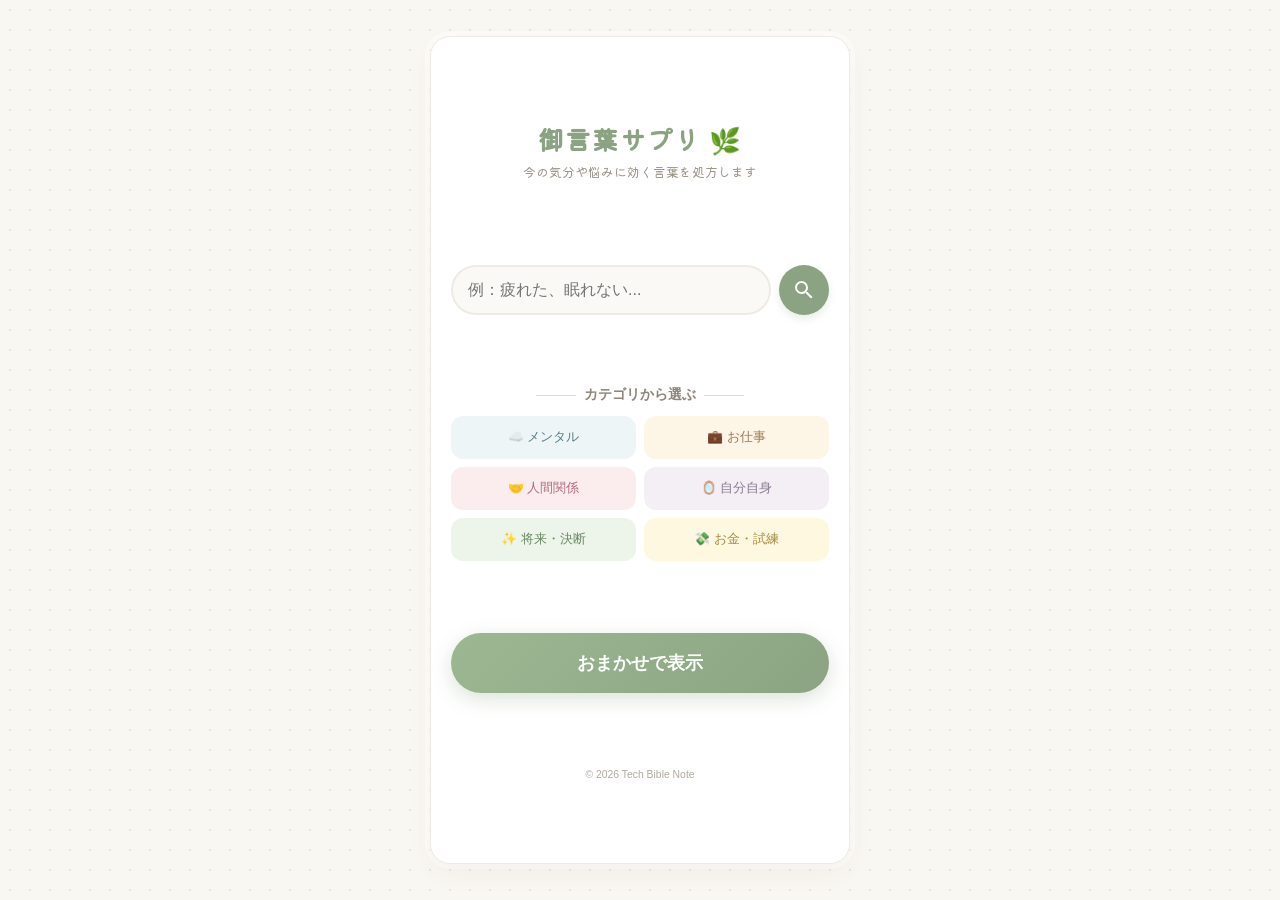
<file: index.html>
<!DOCTYPE html>
<html lang="ja">
<head>
    <meta charset="UTF-8">
    <meta name="viewport" content="width=device-width, initial-scale=1.0, maximum-scale=1.0, user-scalable=no, viewport-fit=cover">
    <title>御言葉サプリ | 心の処方箋</title>
    <link rel="preconnect" href="https://fonts.googleapis.com">
    <link rel="preconnect" href="https://fonts.gstatic.com" crossorigin>
    <link href="https://fonts.googleapis.com/css2?family=Kiwi+Maru:wght@400;500&family=Zen+Maru+Gothic:wght@400;500;700&display=swap" rel="stylesheet">
    <style>
        :root {
            --bg-color: #f9f7f2;
            --card-bg: #ffffff;
            --text-color: #5d5548;
            --primary-color: #8ba382;
            --accent-color: #d4a373;
            --shadow: 0 4px 15px rgba(93, 85, 72, 0.08);
        }

        * { box-sizing: border-box; -webkit-tap-highlight-color: transparent; }

        body {
            margin: 0; padding: 0;
            font-family: 'Zen Maru Gothic', sans-serif;
            background-color: var(--bg-color);
            color: var(--text-color);
            display: flex; justify-content: center; align-items: center;
            min-height: 100dvh;
            overscroll-behavior: none;
            background-image: radial-gradient(#e8e4dc 1px, transparent 1px);
            background-size: 20px 20px;
        }

        .container {
            width: 92%;
            max-width: 420px;
            background-color: var(--card-bg);
            padding: 30px 20px;
            border-radius: 20px;
            box-shadow: 
                0 10px 25px rgba(93, 85, 72, 0.05),
                0 0 0 5px rgba(255, 255, 255, 0.5);
            text-align: center;
            display: flex; flex-direction: column; 
            gap: 2vh;
            height: 92dvh;
            max-height: 850px;
            justify-content: space-evenly;
            border: 1px solid #efebe4;
        }

        header h1 {
            font-family: 'Kiwi Maru', serif;
            font-size: 1.6rem;
            color: var(--primary-color);
            margin: 0;
            letter-spacing: 0.05em;
        }

        header p { 
            font-size: 0.8rem; 
            color: #9c9488; 
            margin-top: 5px; 
            font-family: 'Kiwi Maru', serif;
        }

        .search-box {
            display: flex;
            align-items: center;
            gap: 8px;
            width: 100%;
            height: 50px;
            margin: 0 auto;
        }

        .search-box input {
            flex: 1;
            min-width: 0;
            height: 100%;
            padding: 0 15px;
            border: 2px solid #efebe4;
            border-radius: 25px;
            font-size: 1rem; 
            outline: none;
            transition: border-color 0.3s;
            background: #faf9f6;
            color: var(--text-color);
            font-family: 'Zen Maru Gothic', sans-serif;
        }

        .search-box input:focus {
            border-color: var(--primary-color);
            background: #fff;
        }

        .search-btn-icon {
            flex-shrink: 0;
            width: 50px; 
            height: 50px;
            border-radius: 50%;
            background: var(--primary-color);
            border: none;
            display: flex; 
            justify-content: center; 
            align-items: center;
            cursor: pointer;
            box-shadow: 0 4px 8px rgba(139, 163, 130, 0.2);
            padding: 0;
        }
        
        .search-btn-icon svg { 
            width: 24px; 
            height: 24px; 
            fill: white;
            display: block;
        }

        .tags-container {
            display: flex; flex-direction: column;
            gap: 12px;
        }
        .tags-label { 
            font-size: 0.85rem; color: #8d8579; 
            font-weight: bold;
            display: flex; align-items: center; justify-content: center; gap: 8px;
        }
        .tags-label::before, .tags-label::after {
            content: ""; flex: 1; height: 1px; background: #e0dcd5; max-width: 40px;
        }

        .tags { display: grid; grid-template-columns: 1fr 1fr; gap: 8px; }
        
        .tag {
            padding: 12px 5px; border-radius: 12px;
            font-size: 0.8rem; font-weight: 500;
            cursor: pointer; transition: 0.2s;
            display: flex; align-items: center; justify-content: center;
            background: #f4f1ea; color: #6b6357; border: 1px solid transparent;
        }
        .tag:active { transform: scale(0.96); }
        .tag.mental { background: #eef5f6; color: #5a7d85; }
        .tag.work { background: #fdf5e6; color: #9c7c56; }
        .tag.relation { background: #fbedee; color: #b06d7b; }
        .tag.self { background: #f3eff5; color: #8a7b92; }
        .tag.future { background: #edf5ea; color: #6d8a68; }
        .tag.life { background: #fff8e1; color: #a68b42; }

        .main-btn {
            width: 100%; padding: 18px;
            background: linear-gradient(135deg, #9cb892 0%, #8ba382 100%);
            color: white; border: none; border-radius: 50px;
            font-size: 1.1rem; font-weight: bold;
            cursor: pointer;
            box-shadow: 0 6px 20px rgba(139, 163, 130, 0.3);
            transition: 0.2s;
            font-family: 'Zen Maru Gothic', sans-serif;
        }
        .main-btn:active { transform: scale(0.98); }

        .modal-overlay {
            position: fixed; top: 0; left: 0;
            width: 100%; height: 100%;
            background: rgba(93, 85, 72, 0.4);
            display: flex; justify-content: center; align-items: center;
            opacity: 0; visibility: hidden;
            transition: 0.4s ease; z-index: 1000;
            backdrop-filter: blur(3px);
        }
        .modal-overlay.active { opacity: 1; visibility: visible; }

        .modal-card {
            background: #fffcf7;
            width: 88%; max-width: 380px;
            padding: 40px 20px; 
            border-radius: 15px;
            text-align: center;
            opacity: 0; transform: scale(0.9);
            transition: 0.5s cubic-bezier(0.22, 1, 0.36, 1);
            box-shadow: 0 15px 40px rgba(0,0,0,0.1);
            position: relative;
            border: 1px solid #eae6df;
        }
        .modal-card::before {
            content: ""; position: absolute; top: 8px; left: 8px; right: 8px; bottom: 8px;
            border: 1px dashed #dcd6cb; border-radius: 10px; pointer-events: none;
        }
        .modal-overlay.active .modal-card { opacity: 1; transform: scale(1); }

        .verse-icon { font-size: 2.8rem; margin-bottom: 15px; display: block; opacity: 0; color: var(--primary-color); }
        .verse-text {
            font-family: 'Kiwi Maru', serif; font-size: 1.25rem; line-height: 1.9;
            color: #4a4238; margin-bottom: 20px; font-weight: 500; opacity: 0;
        }
        .verse-ref { font-size: 0.9rem; color: #888; display: block; margin-bottom: 30px; font-weight: bold; opacity: 0; }

        .share-container { display: flex; justify-content: center; gap: 20px; margin-bottom: 30px; opacity: 0; position: relative; z-index: 2; }
        .share-btn { width: 52px; height: 52px; border-radius: 50%; border: none; cursor: pointer; display: flex; justify-content: center; align-items: center; transition: 0.2s; background: #f0ece6; }
        .share-btn:active { transform: scale(0.92); }
        .share-btn svg { width: 24px; height: 24px; fill: #888; }
        .share-btn.line svg { fill: #00b900; }
        .share-btn.x svg { fill: #333; }

        .close-btn { background: transparent; color: #8d8579; border: 1px solid #dcd6cb; padding: 12px 30px; border-radius: 30px; font-size: 0.9rem; cursor: pointer; font-weight: bold; position: relative; z-index: 2; }

        .toast { position: fixed; bottom: 40px; left: 50%; transform: translateX(-50%); background: rgba(93, 85, 72, 0.95); color: #fffcf7; padding: 12px 24px; border-radius: 50px; font-size: 0.85rem; opacity: 0; visibility: hidden; transition: 0.3s; z-index: 2000; }
        .toast.show { opacity: 1; visibility: visible; }

        @keyframes floatUp {
            0% { opacity: 0; transform: translateY(10px); filter: blur(2px); }
            100% { opacity: 1; transform: translateY(0); filter: blur(0); }
        }
        .animate-in { animation: floatUp 0.8s forwards; }

        /* ── ページめくり演出 ── */
        @keyframes pageSlideIn {
            from { opacity: 0; transform: translateX(-45px); }
            to   { opacity: 1; transform: translateX(0); }
        }
        @keyframes pageShadowSweep {
            0%   { opacity: 1;   transform: translateX(-100%); }
            100% { opacity: 0;   transform: translateX(30%); }
        }
        @keyframes pageConfirm {
            0%   { transform: scale(1); box-shadow: 0 15px 40px rgba(0,0,0,0.1); }
            30%  { transform: scale(1.03); box-shadow: 0 0 0 5px rgba(212,163,115,0.4), 0 15px 40px rgba(0,0,0,0.1); }
            65%  { transform: scale(0.98); }
            100% { transform: scale(1); box-shadow: 0 15px 40px rgba(0,0,0,0.1); }
        }
        .page-shadow {
            position: absolute; inset: 0; border-radius: 15px;
            background: linear-gradient(90deg, transparent 0%, rgba(93,85,72,0.1) 35%, rgba(93,85,72,0.06) 60%, transparent 100%);
            pointer-events: none; z-index: 5;
            animation: pageShadowSweep 0.18s ease-out forwards;
        }
        .modal-card.page-flipping .verse-text {
            font-size: 0.95rem; color: #8d8579;
            height: 7.5em;
            overflow: hidden;
            display: -webkit-box;
            -webkit-line-clamp: 5;
            -webkit-box-orient: vertical;
        }
        .modal-card.gacha-hit { animation: pageConfirm 0.5s cubic-bezier(0.22, 1, 0.36, 1) forwards; }

        /* ── 確定フラッシュ（外側放射グロー） ── */
        @keyframes auraExpand {
            0%   { opacity: 1;   transform: scale(0.5); }
            50%  { opacity: 0.6; transform: scale(1.2); }
            100% { opacity: 0;   transform: scale(2.0); }
        }
        @keyframes auraExpand2 {
            0%   { opacity: 0.7; transform: scale(0.4); }
            40%  { opacity: 0.4; transform: scale(1.0); }
            100% { opacity: 0;   transform: scale(1.6); }
        }
        .glow-aura {
            position: absolute;
            width: 400px; height: 400px;
            margin-left: -200px; margin-top: -200px;
            border-radius: 50%;
            background: radial-gradient(circle, rgba(255,250,200,0.95) 0%, rgba(255,220,80,0.55) 40%, rgba(255,180,30,0.15) 70%, transparent 85%);
            pointer-events: none; z-index: 0;
            will-change: transform, opacity;
            animation: auraExpand 0.65s ease-out forwards;
        }
        .glow-aura2 {
            position: absolute;
            width: 560px; height: 560px;
            margin-left: -280px; margin-top: -280px;
            border-radius: 50%;
            background: radial-gradient(circle, rgba(255,240,150,0.5) 0%, rgba(255,200,60,0.2) 45%, transparent 70%);
            pointer-events: none; z-index: 0;
            will-change: transform, opacity;
            animation: auraExpand2 0.9s ease-out forwards;
        }

        .gacha-badge {
            position: absolute; top: -14px; left: 50%; transform: translateX(-50%);
            background: linear-gradient(135deg, #d4a373, #e9c46a);
            color: white; font-size: 0.7rem; font-weight: bold;
            padding: 4px 16px; border-radius: 20px; white-space: nowrap;
            box-shadow: 0 3px 8px rgba(212,163,115,0.4);
            letter-spacing: 0.05em; opacity: 0; transition: opacity 0.3s;
        }
        .modal-overlay.active .gacha-badge { opacity: 1; }

        /* ── 音読ボタン ── */
        .speak-row {
            display: flex; align-items: center; justify-content: center;
            gap: 10px; margin-bottom: 4px; opacity: 0;
        }
        .speak-btn {
            width: 44px; height: 44px; border-radius: 50%;
            background: #f0ece6; border: 2px solid #e0dcd5;
            cursor: pointer; display: flex; justify-content: center; align-items: center;
            transition: 0.25s; flex-shrink: 0;
        }
        .speak-btn svg { width: 20px; height: 20px; fill: #8d8579; transition: fill 0.2s; }
        .speak-btn.speaking { background: #eef5f0; border-color: var(--primary-color); }
        .speak-btn.speaking svg { fill: var(--primary-color); }
        .speak-btn:active { transform: scale(0.92); }
        .speak-label { font-size: 0.8rem; color: #9c9488; }

        .footer { font-size: 0.65rem; color: #b0a99f; margin-top: 5px; }
    </style>
</head>
<body>

    <div class="container">
        <header>
            <h1>御言葉サプリ 🌿</h1>
            <p>今の気分や悩みに効く言葉を処方します</p>
        </header>

        <div class="search-box">
            <input type="text" id="userInput" placeholder="例：疲れた、眠れない..." onkeypress="handleKeyPress(event)">
            <button class="search-btn-icon" onclick="performKeywordSearch()">
                <svg viewBox="0 0 24 24"><path d="M9.5,3A6.5,6.5 0 0,1 16,9.5C16,11.11 15.41,12.59 14.44,13.73L14.71,14H15.5L20.5,19L19,20.5L14,15.5V14.71L13.73,14.44C12.59,15.41 11.11,16 9.5,16A6.5,6.5 0 0,1 3,9.5A6.5,6.5 0 0,1 9.5,3M9.5,5C7,5 5,7 5,9.5C5,12 7,14 9.5,14C12,14 14,12 14,9.5C14,7 12,5 9.5,5Z" /></svg>
            </button>
        </div>

        <div class="tags-container">
            <div class="tags-label">カテゴリから選ぶ</div>
            <div class="tags">
                <div class="tag mental" onclick="filterByCategory('mental')">☁️ メンタル</div>
                <div class="tag work" onclick="filterByCategory('work')">💼 お仕事</div>
                <div class="tag relation" onclick="filterByCategory('relation')">🤝 人間関係</div>
                <div class="tag self" onclick="filterByCategory('self')">🪞 自分自身</div>
                <div class="tag future" onclick="filterByCategory('future')">✨ 将来・決断</div>
                <div class="tag life" onclick="filterByCategory('life')">💸 お金・試練</div>
            </div>
        </div>

        <button class="main-btn" onclick="searchRandom()">おまかせで表示</button>
        
        <div class="footer">© 2026 Tech Bible Note</div>
    </div>

    <div class="modal-overlay" id="modalOverlay" onclick="closeModal(event)">
        <div class="modal-card">
            <div class="gacha-badge" id="gachaBadge"></div>
            <span class="verse-icon">🌿</span>
            <div class="verse-text" id="modalText"></div>
            <span class="verse-ref" id="modalRef"></span>
            <div class="speak-row" id="speakRow">
                <button class="speak-btn" id="speakBtn" onclick="speakVerse()" title="音読する">
                    <svg viewBox="0 0 24 24"><path d="M3,9V15H7L12,20V4L7,9H3M16.5,12C16.5,10.23 15.5,8.71 14,7.97V16C15.5,15.29 16.5,13.76 16.5,12M14,3.23V5.29C16.89,6.15 19,8.83 19,12C19,15.17 16.89,17.84 14,18.7V20.77C18.01,19.86 21,16.28 21,12C21,7.72 18.01,4.14 14,3.23Z"/></svg>
                </button>
                <span class="speak-label">音読する</span>
            </div>
            <div class="share-container" id="shareButtons">
                <button class="share-btn copy" onclick="shareAction('copy')" title="コピー">
                    <svg viewBox="0 0 24 24"><path d="M19,21H8V7H19M19,5H8A2,2 0 0,0 6,7V21A2,2 0 0,0 8,23H19A2,2 0 0,0 21,21V7A2,2 0 0,0 19,5M16,1H4A2,2 0 0,0 2,3V17H4V3H16V1Z" /></svg>
                </button>
                <button class="share-btn x" onclick="shareAction('x')" title="Xでシェア">
                    <svg viewBox="0 0 24 24"><path d="M18.244 2.25h3.308l-7.227 8.26 8.502 11.24H16.17l-5.214-6.817L4.99 21.75H1.68l7.73-8.835L1.254 2.25H8.08l4.713 6.231zm-1.161 17.52h1.833L7.084 4.126H5.117z"/></svg>
                </button>
                <button class="share-btn line" onclick="shareAction('line')" title="LINEで送る">
                    <svg viewBox="0 0 24 24"><path d="M22,10.8C22,5.9 17.5,2 12,2C6.5,2 2,5.9 2,10.8C2,14.8 4.7,18.3 8.6,19.3C9.1,19.4 9.4,19.7 9.3,20.2C9.3,20.2 9.1,21.3 9.1,21.4C9,21.8 9,22 9.3,22.1C9.6,22.1 10,21.9 10.2,21.8C10.2,21.8 15.3,18.4 15.3,18.4C19.4,16.5 22,13.8 22,10.8M12,14C11.4,14 11,13.6 11,13V9C11,8.4 11.4,8 12,8C12.6,8 13,8.4 13,9V13C13,13.6 12.6,14 12,14M8.5,14H6.5C5.9,14 5.5,13.6 5.5,13V9C5.5,8.4 5.9,8 6.5,8H8.5C9.1,8 9.5,8.4 9.5,9V13C9.5,13.6 9.1,14 8.5,14M17.5,14H15.5C14.9,14 14.5,13.6 14.5,13V9C14.5,8.4 14.9,8 15.5,8H17.5C18.1,8 18.5,8.4 18.5,9V13C18.5,13.6 18.1,14 17.5,14Z"/></svg>
                </button>
            </div>
            <button class="close-btn" onclick="closeModalButton()">閉じる</button>
        </div>
    </div>

    <div class="toast" id="toast">コピーしました！</div>

    <script>
        const bibleVerses = [
  { "category": "mental", "keywords": ["不安", "明日", "心配"], "text": "明日のことまで心配しなくてよいのです。明日のことは明日が心配します。", "ref": "マタイ 6:34" },
  { "category": "mental", "keywords": ["重荷", "疲れ", "休み"], "text": "すべて、疲れた人、重荷を負っている人は、わたしのところに来なさい。わたしがあなたがたを休ませてあげます。", "ref": "マタイ 11:28" },
  { "category": "mental", "keywords": ["恐れ", "価値", "大切"], "text": "恐れることはありません。あなたがたは、たくさんの雀よりもすぐれた者です。", "ref": "マタイ 10:31" },
  { "category": "mental", "keywords": ["平和", "混乱", "落ち着き"], "text": "神は混乱の神ではなく、平和の神だからです。", "ref": "1コリント 14:33" },
  { "category": "mental", "keywords": ["慰め", "苦しみ", "支え"], "text": "神は、私たちのあらゆる苦しみのときに、私たちを慰めてくださいます。", "ref": "2コリント 1:4" },
  { "category": "mental", "keywords": ["弱さ", "恵み", "肯定"], "text": "「わたしの恵みは、あなたに十分である。わたしの力は、弱さのうちに完全に現れるからである。」", "ref": "2コリント 12:9" },
  { "category": "mental", "keywords": ["平安", "守り", "思考"], "text": "すべての理解を超えた神の平安が、あなたがたの心と思いをキリスト・イエスにあって守ってくれます。", "ref": "ピリピ 4:7" },
  { "category": "mental", "keywords": ["思い煩い", "祈り", "感謝"], "text": "何も思い煩わないで、あらゆる場合に感謝をもって祈り、願い事を神に知っていただきなさい。", "ref": "ピリピ 4:6" },
  { "category": "mental", "keywords": ["孤独", "味方", "強さ"], "text": "神が私たちの味方であるなら、だれが私たちに敵対できるでしょう。", "ref": "ローマ 8:31" },
  { "category": "mental", "keywords": ["心", "穏やか", "霊"], "text": "御霊の思いは、いのちと平安です。", "ref": "ローマ 8:6" },
  { "category": "mental", "keywords": ["勇気", "恐れ", "愛"], "text": "神が与えてくださったものは、おくびょうの霊ではなく、力と愛と慎みの霊です。", "ref": "2テモテ 1:7" },
  { "category": "mental", "keywords": ["心配", "ゆだねる", "重荷"], "text": "あなたがたの思い煩いを、いっさい神にゆだねなさい。神があなたがたのことを心配してくださるからです。", "ref": "1ペテロ 5:7" },
  { "category": "mental", "keywords": ["愛", "恐れ", "安心"], "text": "愛には恐れがありません。全き愛は恐れを締め出します。", "ref": "1ヨハネ 4:18" },
  { "category": "mental", "keywords": ["自分を責める", "良心", "赦し"], "text": "たとい私たちの心が責めたとしても、神は私たちの心よりも大きく、すべてをご存じです。", "ref": "1ヨハネ 3:20" },
  { "category": "mental", "keywords": ["動揺", "信じる", "心"], "text": "あなたがたは心を騒がせてはいけません。神を信じ、またわたしを信じなさい。", "ref": "ヨハネ 14:1" },
  { "category": "mental", "keywords": ["平安", "残す", "贈り物"], "text": "わたしは、あなたがたに平安を残します。わたしは、あなたがたにわたしの平安を与えます。", "ref": "ヨハネ 14:27" },
  { "category": "mental", "keywords": ["喜び", "満たされる", "元気"], "text": "わたしの喜びがあなたがたのうちにあり、喜びが満たされるようになるためです。", "ref": "ヨハネ 15:11" },
  { "category": "mental", "keywords": ["勝利", "勇気", "世"], "text": "あなたがたは世にあっては患難があります。しかし勇気を出しなさい。わたしはすでに世に勝っているのです。", "ref": "ヨハネ 16:33" },
  { "category": "mental", "keywords": ["安心", "助け", "恐れない"], "text": "主は私を助けてくださる。私は恐れない。人が私に何ができようか。", "ref": "ヘブル 13:6" },
  { "category": "mental", "keywords": ["悩み", "迷い", "二心"], "text": "心が定まらないために、その歩みのすべてに動揺する人です。", "ref": "ヤコブ 1:8" },
  { "category": "work", "keywords": ["光", "良い行い", "模範"], "text": "あなたがたの光を人々の前で輝かせ、人々があなたがたの良い行いを見て、天の父をあがめるようにしなさい。", "ref": "マタイ 5:16" },
  { "category": "work", "keywords": ["報い", "隠れたこと", "評価"], "text": "隠れた所を見ておられるあなたの父が、あなたに報いてくださいます。", "ref": "マタイ 6:4" },
  { "category": "work", "keywords": ["忠実", "小さいこと", "信頼"], "text": "ごく小さな事に忠実な人は、大きな事にも忠実であり、不忠実な人は大きな事にも不忠実です。", "ref": "ルカ 16:10" },
  { "category": "work", "keywords": ["真理", "自由", "本質"], "text": "あなたがたは真理を知り、真理はあなたがたを自由にします。", "ref": "ヨハネ 8:32" },
  { "category": "work", "keywords": ["熱心", "仕える", "情熱"], "text": "熱心で、うむことなく、霊に燃え、主に仕えなさい。", "ref": "ローマ 12:11" },
  { "category": "work", "keywords": ["管理者", "責任", "誠実"], "text": "管理者に要求されることは、忠実だ、と認められることです。", "ref": "1コリント 4:2" },
  { "category": "work", "keywords": ["目的", "栄光", "理由"], "text": "食べるにも、飲むにも、何をするにも、ただ神の栄光のためにしなさい。", "ref": "1コリント 10:31" },
  { "category": "work", "keywords": ["役割", "チーム", "必要"], "text": "目に向かって「必要ない」と言うことはできないし、頭も足に向かって「必要ない」と言うことはできません。", "ref": "1コリント 12:21" },
  { "category": "work", "keywords": ["秩序", "適切", "整理"], "text": "すべてのことを、適切に、秩序正しく行いなさい。", "ref": "1コリント 14:40" },
  { "category": "work", "keywords": ["堅実", "動じない", "無駄じゃない"], "text": "堅く立って、動かされることなく、いつも主のわざに励みなさい。", "ref": "1コリント 15:58" },
  { "category": "work", "keywords": ["機会", "時間", "活用"], "text": "機会を十分に生かして用いなさい。悪い時代だからです。", "ref": "エペソ 5:16" },
  { "category": "work", "keywords": ["本心", "心から", "奉仕"], "text": "うわべだけの奉仕ではなく、キリストのしもべとして、心から神のみこころを行いなさい。", "ref": "エペソ 6:6" },
  { "category": "work", "keywords": ["すべて", "主", "仕事"], "text": "何をするにも、人に対してではなく、主に仕えるように、心からしなさい。", "ref": "コロサイ 3:23" },
  { "category": "work", "keywords": ["会話", "知恵", "対応"], "text": "あなたがたの会話は、いつも慈しみに満ちた、塩で味つけされたものでありなさい。", "ref": "コロサイ 4:6" },
  { "category": "work", "keywords": ["落ち着き", "仕事", "自立"], "text": "落ち着いた生活をし、自分の仕事に励み、自分の手で働きなさい。", "ref": "1テサロニケ 4:11" },
  { "category": "work", "keywords": ["働く", "規律", "怠惰"], "text": "働きたくない者は、食べることもしてはならない。", "ref": "2テサロニケ 3:10" },
  { "category": "work", "keywords": ["報酬", "給料", "権利"], "text": "聖書に「働き人が報酬を受けるのは当然である」と言われているからです。", "ref": "1テモテ 5:18" },
  { "category": "work", "keywords": ["熟練", "恥じない", "真理"], "text": "あなたは、熟練した者、恥じるところのない働き人として、自分を神にささげるように励みなさい。", "ref": "2テモテ 2:15" },
  { "category": "work", "keywords": ["準備", "良い業", "スタンバイ"], "text": "支配者と権威とに服従し、すべての良いわざをなす準備ができていなさい。", "ref": "テトス 3:1" },
  { "category": "work", "keywords": ["実行", "行動", "実行"], "text": "みことばを行う人になりなさい。自分を欺いて、ただ聞くだけの者となってはいけません。", "ref": "ヤコブ 1:22" },
  { "category": "relation", "keywords": ["平和", "子供", "仲介"], "text": "平和をつくる者は幸いです。その人たちは神の子供と呼ばれるからです。", "ref": "マタイ 5:9" },
  { "category": "relation", "keywords": ["敵", "祈り", "愛"], "text": "自分の敵を愛し、自分を迫害する者のために祈りなさい。", "ref": "マタイ 5:44" },
  { "category": "relation", "keywords": ["黄金律", "ルール", "相手"], "text": "何事でも、自分にしてもらいたいことは、ほかの人にもそのようにしなさい。", "ref": "マタイ 7:12" },
  { "category": "relation", "keywords": ["赦し", "何度でも", "リセット"], "text": "「七回を七十倍するまで赦しなさい。」", "ref": "マタイ 18:22" },
  { "category": "relation", "keywords": ["仕える", "リーダー", "謙虚"], "text": "あなたがたの間で偉くなりたいと思う者は、みなに仕える者になりなさい。", "ref": "マルコ 10:43" },
  { "category": "relation", "keywords": ["裁かない", "批判", "ブーメラン"], "text": "人をさばくな。そうすれば自分もさばかれません。人を罪に定めるな。そうすれば自分も罪に定められません。", "ref": "ルカ 6:37" },
  { "category": "relation", "keywords": ["愛", "掟", "互いに"], "text": "わたしがあなたがたを愛したように、あなたがたも互いに愛し合いなさい。", "ref": "ヨハネ 13:34" },
  { "category": "relation", "keywords": ["友", "犠牲", "最高"], "text": "人がその友のためにいのちを捨てるという、これよりも大きな愛はだれも持っていません。", "ref": "ヨハネ 15:13" },
  { "category": "relation", "keywords": ["尊敬", "優先", "敬い"], "text": "兄弟愛をもって互いに深く慈しみ、相手を自分より優れた者として敬いなさい。", "ref": "ローマ 12:10" },
  { "category": "relation", "keywords": ["共感", "泣く", "笑う"], "text": "喜ぶ者とともに喜び、泣く者とともに泣きなさい。", "ref": "ローマ 12:15" },
  { "category": "relation", "keywords": ["平和", "努力", "全方位"], "text": "できるならば、自分側から、すべての人と平和を保ちなさい。", "ref": "ローマ 12:18" },
  { "category": "relation", "keywords": ["一致", "心", "チームワーク"], "text": "みな同じことを語り、あなたがたの間に分裂のないようにしなさい。", "ref": "1コリント 1:10" },
  { "category": "relation", "keywords": ["愛", "忍耐", "親切"], "text": "愛は寛容であり、愛は親切です。また人をねたみません。愛は自慢せず、高ぶりません。", "ref": "1コリント 13:4" },
  { "category": "relation", "keywords": ["重荷", "助け合い", "シェア"], "text": "互いの重荷を負い合いなさい。それによって、キリストの律法を全うするのです。", "ref": "ガラテヤ 6:2" },
  { "category": "relation", "keywords": ["寛容", "我慢", "愛"], "text": "愛のゆえに互いに忍び合いなさい。", "ref": "エペソ 4:2" },
  { "category": "relation", "keywords": ["言葉", "徳", "恵み"], "text": "悪いことばをいっさい口から出してはいけません。徳を高めるのに役に立つことばを語りなさい。", "ref": "エペソ 4:29" },
  { "category": "relation", "keywords": ["親切", "赦し", "優しさ"], "text": "互いに親切にし、赦し合いなさい。神がキリストにおいてあなたがたを赦してくださったように。", "ref": "エペソ 4:32" },
  { "category": "relation", "keywords": ["謙遜", "他者評価", "自己中心"], "text": "何事も利己的な思いからするのではなく、謙遜になって、互いに人を自分よりもすぐれた者と思いなさい。", "ref": "ピリピ 2:3" },
  { "category": "relation", "keywords": ["励まし", "向上", "ポジティブ"], "text": "互いに励まし合い、高め合いなさい。", "ref": "1テサロニケ 5:11" },
  { "category": "relation", "keywords": ["聞く", "話す", "怒り"], "text": "だれでも、聞くのに早く、語るのに遅く、怒るのに遅くありなさい。", "ref": "ヤコブ 1:19" },
  { "category": "self", "keywords": ["価値", "髪の毛", "数えられている"], "text": "あなたがたの頭の毛までも、みな数えられています。だから恐れることはありません。", "ref": "マタイ 10:30-31" },
  { "category": "self", "keywords": ["子供", "特権", "受け入れる"], "text": "しかし、この方を受け入れた人々には、神の子供となる特権をお与えになった。", "ref": "ヨハネ 1:12" },
  { "category": "self", "keywords": ["選ばれた", "任命", "実"], "text": "あなたがたがわたしを選んだのではなく、わたしがあなたがたを選び、任命したのです。", "ref": "ヨハネ 15:16" },
  { "category": "self", "keywords": ["新しい", "命", "洗礼"], "text": "私たちはキリストとともに葬られたのです。…新しいいのちに歩むためです。", "ref": "ローマ 6:4" },
  { "category": "self", "keywords": ["神の子", "導き", "霊"], "text": "神の御霊に導かれる人は、だれでも神の子供です。", "ref": "ローマ 8:14" },
  { "category": "self", "keywords": ["勝利", "圧倒的", "愛"], "text": "私たちは、私たちを愛してくださった方によって、圧倒的な勝利者となるのです。", "ref": "ローマ 8:37" },
  { "category": "self", "keywords": ["宮", "聖霊", "尊い"], "text": "あなたがたは神の宮であり、神の御霊があなたがたの内に宿っておられることを、知らないのですか。", "ref": "1コリント 3:16" },
  { "category": "self", "keywords": ["賜物", "個性", "恵み"], "text": "私は、神の恵みによって、今の私になりました。", "ref": "1コリント 15:10" },
  { "category": "self", "keywords": ["変えられる", "栄光", "鏡"], "text": "私たちはみな、鏡のように主の栄光を反映させながら、主と同じ姿に変えられていきます。", "ref": "2コリント 3:18" },
  { "category": "self", "keywords": ["土の器", "宝", "力"], "text": "私たちは、この宝を土の器の中に入れています。この力が神のものであることが明らかになるためです。", "ref": "2コリント 4:7" },
  { "category": "self", "keywords": ["内なる人", "日々", "更新"], "text": "たとい私たちの外なる人は衰えても、内なる人は日々新しくされています。", "ref": "2コリント 4:16" },
  { "category": "self", "keywords": ["新しい創造", "リセット", "過去"], "text": "だれでもキリストにあるならば、その人は新しく造られた者です。すべてが新しくなりました。", "ref": "2コリント 5:17" },
  { "category": "self", "keywords": ["自由", "解放", "くびき"], "text": "キリストは、自由を得させるために、私たちを解放してくださいました。", "ref": "ガラテヤ 5:1" },
  { "category": "self", "keywords": ["選定", "聖なる", "傷がない"], "text": "神は世界の基が置かれる前から、キリストにあって私たちを選び、聖なる者にしようとされたのです。", "ref": "エペソ 1:4" },
  { "category": "self", "keywords": ["作品", "傑作", "良い行い"], "text": "私たちは神の作品であって、良い行いをするためにキリスト・イエスにあって造られたのです。", "ref": "エペソ 2:10" },
  { "category": "self", "keywords": ["国籍", "天", "市民"], "text": "私たちの国籍は天にあります。", "ref": "ピリピ 3:20" },
  { "category": "self", "keywords": ["力", "できる", "強さ"], "text": "私は、私を強くしてくださる方によって、どんなことでもできるのです。", "ref": "ピリピ 4:13" },
  { "category": "self", "keywords": ["愛される", "選ばれた", "聖なる"], "text": "あなたがたは神に選ばれた者、聖なる、愛されている者です。", "ref": "コロサイ 3:12" },
  { "category": "self", "keywords": ["王", "祭司", "所有"], "text": "あなたがたは選ばれた種族、王である祭司、聖なる国民、神の所有とされた民です。", "ref": "1ペテロ 2:9" },
  { "category": "self", "keywords": ["愛", "神の子", "呼ばれる"], "text": "私たちが神の子供と呼ばれるために、御父がどんなにすばらしい愛を与えてくださったかを考えなさい。", "ref": "1ヨハネ 3:1" },
  { "category": "future", "keywords": ["探す", "門", "開く"], "text": "求めなさい、そうすれば与えられます。探しなさい、そうすれば見つかります。", "ref": "マタイ 7:7" },
  { "category": "future", "keywords": ["狭い門", "道", "命"], "text": "狭い門から入りなさい。いのちに至る門は小さく、それを見いだす者はまれです。", "ref": "マタイ 7:13-14" },
  { "category": "future", "keywords": ["道", "真理", "命"], "text": "イエスは彼に言われた。「わたしが道であり、真理であり、いのちなのです。」", "ref": "ヨハネ 14:6" },
  { "category": "future", "keywords": ["報い", "忍耐", "永遠"], "text": "忍耐して善を行い、栄光を求める者には、永遠のいのちを与え…。", "ref": "ローマ 2:7" },
  { "category": "future", "keywords": ["希望", "失望", "愛"], "text": "この希望は失望に終わることがありません。", "ref": "ローマ 5:5" },
  { "category": "future", "keywords": ["導き", "神の子", "霊"], "text": "神の御霊に導かれる人は、だれでも神の子供です。", "ref": "ローマ 8:14" },
  { "category": "future", "keywords": ["知恵", "深さ", "知識"], "text": "ああ、神の知恵と知識の富は、なんと深いことでしょう。", "ref": "ローマ 11:33" },
  { "category": "future", "keywords": ["変えられる", "心", "御心"], "text": "心を新たにすることで自分を変えなさい。そうすれば、神の御心が何であるかがわかります。", "ref": "ローマ 12:2" },
  { "category": "future", "keywords": ["希望", "喜び", "力"], "text": "望みの神が、あなたがたを喜びと平安で満たし、望みにあふれさせてくださいますように。", "ref": "ローマ 15:13" },
  { "category": "future", "keywords": ["目", "耳", "心"], "text": "目がまだ見ず、耳がまだ聞かず、人の心に思い浮かびもしなかったことを、神は備えられた。", "ref": "1コリント 2:9" },
  { "category": "future", "keywords": ["歩み", "信仰", "見えるもの"], "text": "私たちは、見えるものによらず、信仰によって歩むからです。", "ref": "2コリント 5:7" },
  { "category": "future", "keywords": ["完成", "確信", "始まり"], "text": "あなたがたの内に良いわざを始められた方は、それを完成させてくださると確信しています。", "ref": "ピリピ 1:6" },
  { "category": "future", "keywords": ["目標", "賞", "走る"], "text": "私は、目標を目ざして一心に走っているのです。", "ref": "ピリピ 3:14" },
  { "category": "future", "keywords": ["望み", "天", "福音"], "text": "あなたがたのために天に蓄えられている望みのゆえです。", "ref": "コロサイ 1:5" },
  { "category": "future", "keywords": ["約束", "誠実", "真実"], "text": "約束された方は真実な方ですから、動揺しないようにしましょう。", "ref": "ヘブル 10:23" },
  { "category": "future", "keywords": ["信仰", "保証", "確信"], "text": "信仰は望んでいる事がらを保証し、目に見えないものを確信させるものです。", "ref": "ヘブル 11:1" },
  { "category": "future", "keywords": ["都", "永遠", "探し求める"], "text": "私たちは、この地上に永遠の都を持たず、きたるべき都を探し求めているのです。", "ref": "ヘブル 13:14" },
  { "category": "future", "keywords": ["知恵", "願い", "与える"], "text": "あなたがたの中に知恵の欠けた人がいるなら、だれにでも与えてくださる神に願いなさい。", "ref": "ヤコブ 1:5" },
  { "category": "future", "keywords": ["計画", "主の御心", "生きる"], "text": "あなたがたは、「主のみこころであれば、私たちは生き、このことをしよう」と言うべきです。", "ref": "ヤコブ 4:15" },
  { "category": "future", "keywords": ["永遠", "御心", "過ぎ去る"], "text": "世と世の欲は過ぎ去ります。しかし、神のみこころを行う者は永遠に生き続けます。", "ref": "1ヨハネ 2:17" },
  { "category": "life", "keywords": ["空の鳥", "養う", "価値"], "text": "空の鳥を見なさい。種蒔きもせず刈り入れもしません。しかし、天の父は養ってくださいます。", "ref": "マタイ 6:26" },
  { "category": "life", "keywords": ["必要", "第一に", "求める"], "text": "神の国とその義とをまず第一に求めなさい。そうすれば、これらのものはすべて与えられます。", "ref": "マタイ 6:33" },
  { "category": "life", "keywords": ["宝", "天", "心"], "text": "自分の宝を地上にたくわえてはいけません。自分の宝を天にたくわえなさい。", "ref": "マタイ 6:19-20" },
  { "category": "life", "keywords": ["二人の主人", "富", "神"], "text": "あなたがたは、神と富との両方に仕えることはできません。", "ref": "マタイ 6:24" },
  { "category": "life", "keywords": ["家", "岩", "嵐"], "text": "雨が降り川があふれても倒れませんでした。岩の上に土台が据えられていたからです。", "ref": "マタイ 7:25" },
  { "category": "life", "keywords": ["貪欲", "命", "持ち物"], "text": "人のいのちは、持ち物がいかに豊かであるかということにあるのではないからです。", "ref": "ルカ 12:15" },
  { "category": "life", "keywords": ["苦難", "忍耐", "練達"], "text": "患難が忍耐を生み出し、忍耐が練られた品性を生み出し、希望を生み出す。", "ref": "ローマ 5:3-4" },
  { "category": "life", "keywords": ["苦しみ", "栄光", "比較"], "text": "現在の苦しみは、将来現される栄光に比べれば、取るに足りないものだと私は考えます。", "ref": "ローマ 8:18" },
  { "category": "life", "keywords": ["試練", "脱出", "耐える"], "text": "神は真実な方ですから、あなたがたを耐えられないほどの試練に会わせることはなさいません。", "ref": "1コリント 10:13" },
  { "category": "life", "keywords": ["一時的", "永遠", "重み"], "text": "今の時の軽い患難は、測り知れない、重い永遠の栄光をもたらすからです。", "ref": "2コリント 4:17" },
  { "category": "life", "keywords": ["種まき", "刈り取り", "法則"], "text": "人は自分の蒔いたものを、また刈り取ることになるのです。", "ref": "ガラテヤ 6:7" },
  { "category": "life", "keywords": ["欠乏", "豊かさ", "秘訣"], "text": "私は、貧しさの中にいる道も知っており、豊かさの中にいる道も知っています。", "ref": "ピリピ 4:12" },
  { "category": "life", "keywords": ["必要", "満たす", "供給"], "text": "私の神は、キリスト・イエスにあるご自身の栄光の富をもって、必要をすべて満たしてくださいます。", "ref": "ピリピ 4:19" },
  { "category": "life", "keywords": ["満足", "敬虔", "利益"], "text": "満ち足りる心を伴う敬虔こそ、大きな利益を受ける道です。", "ref": "1テモテ 6:6" },
  { "category": "life", "keywords": ["持ち込み", "持ち出し", "裸"], "text": "私たちは何一つこの世に持って来なかったし、何一つ持って出ることもできません。", "ref": "1テモテ 6:7" },
  { "category": "life", "keywords": ["金銭欲", "悪", "迷い"], "text": "金銭を愛することが、あらゆる悪の根です。", "ref": "1テモテ 6:10" },
  { "category": "life", "keywords": ["富", "高慢", "望み"], "text": "この世で富んでいる人たちに命じなさい。定かでない富に希望を置かないように。", "ref": "1テモテ 6:17" },
  { "category": "life", "keywords": ["完走", "戦い", "信仰"], "text": "私は勇敢に戦い、走るべき道のりを走り終え、信仰を守り通しました。", "ref": "2テモテ 4:7" },
  { "category": "life", "keywords": ["不変", "昨日", "今日"], "text": "イエス・キリストは、昨日も今日も、いつまでも変わることがありません。", "ref": "ヘブル 13:8" },
  { "category": "life", "keywords": ["試練", "喜び", "成長"], "text": "私の兄弟たち。さまざまな試練に会うときは、それをこの上ない喜びと思いなさい。", "ref": "ヤコブ 1:2" },
  { "category": "mental", "keywords": ["悲痛", "涙が止まらない", "喪失感", "絶望"], "text": "悲しむ者は幸いです。その人たちはなぐさめられるからです。", "ref": "マタイ 5:4" },
  { "category": "mental", "keywords": ["板挟み", "人間関係の疲れ", "平和がない", "ギスギス"], "text": "平和をつくる者は幸いです。その人たちは神の子供と呼ばれるからです。", "ref": "マタイ 5:9" },
  { "category": "mental", "keywords": ["どうすればいいか分からない", "助けてほしい", "行き詰まり", "限界"], "text": "求めなさい。そうすれば与えられます。探しなさい。そうすれば見つかります。たたきなさい。そうすれば開かれます。", "ref": "マタイ 7:7" },
  { "category": "self", "keywords": ["自分が嫌い", "価値がない", "劣等感", "自信がない"], "text": "あなたがたの頭の毛までも、みな数えられています。だから恐れることはありません。あなたがたは、たくさんの雀よりもすぐれた者です。", "ref": "マタイ 10:30-31" },
  { "category": "mental", "keywords": ["働きすぎ", "休めない", "プレッシャー", "責任が重い"], "text": "すべて、疲れた人、重荷を負っている人は、わたしのところに来なさい。わたしがあなたがたを休ませてあげます。", "ref": "マタイ 11:28" },
  { "category": "life", "keywords": ["お金の不安", "将来が怖い", "食っていけるか", "節約"], "text": "空の鳥を見なさい。種蒔きもせず、刈り入れもせず、倉に納めることもしません。けれども、あなたがたの天の父は、それを養っていてくださいます。", "ref": "マタイ 6:26" },
  { "category": "life", "keywords": ["優先順位がバラバラ", "何のために生きてるか", "虚無感", "迷走"], "text": "神の国とその義とをまず第一に求めなさい。そうすれば、これらのものはすべて、それに加えて与えられます。", "ref": "マタイ 6:33" },
  { "category": "mental", "keywords": ["明日が不安", "眠れない", "取り越し苦労", "パニック"], "text": "明日のことまで心配しなくてよいのです。明日のことは明日が心配します。労苦はその日その日に十分あります。", "ref": "マタイ 6:34" },
  { "category": "relation", "keywords": ["怒りが収まらない", "あいつが許せない", "イライラ", "復讐したい"], "text": "自分の敵を愛し、自分を迫害する者のために祈りなさい。", "ref": "マタイ 5:44" },
  { "category": "work", "keywords": ["基礎が大事", "やり直し", "崩壊", "設計ミス"], "text": "雨が降り、川があふれ、風が吹いてその家に打ちつけたが、倒れませんでした。岩の上に土台が据えられていたからです。", "ref": "マタイ 7:25" },
  { "category": "relation", "keywords": ["浮いている", "孤独", "仲間外れ", "理解されない"], "text": "見よ。わたしは、世の終わりまで、いつも、あなたがたとともにいます。", "ref": "マタイ 28:20" },
  { "category": "self", "keywords": ["自分を変えたい", "リセットしたい", "新しくなりたい", "可能性"], "text": "「もしできれば、と言うのか。信じる者には、どんなことでもできるのです。」", "ref": "マルコ 9:23" },
  { "category": "mental", "keywords": ["疑心暗鬼", "信じられない", "怖い", "ネガティブ"], "text": "恐れることはない。ただ信じなさい。", "ref": "マルコ 5:36" },
  { "category": "work", "keywords": ["リーダーになりたい", "認められたい", "キャリアアップ", "尊敬"], "text": "あなたがたの間で偉くなりたいと思う者は、みなに仕える者になりなさい。", "ref": "マタイ 20:26" },
  { "category": "relation", "keywords": ["無視された", "寂しい", "一人は嫌だ", "愛されたい"], "text": "一人の罪人が悔い改めるなら、悔い改める必要のない九十九人の正しい人のためよりも、大きな喜びが天にあるのです。", "ref": "ルカ 15:7" },
  { "category": "self", "keywords": ["過去を責める", "罪悪感", "消えたい", "汚れている"], "text": "「あなたの罪は赦されました。」", "ref": "ルカ 7:48" },
  { "category": "life", "keywords": ["理不尽", "なぜ自分だけ", "不運", "苦難"], "text": "人にはできないことが、神にはできるのです。", "ref": "ルカ 18:27" },
  { "category": "future", "keywords": ["暗闇の中にいる", "出口が見えない", "うつ", "絶望"], "text": "わたしは世の光です。わたしに従う者は、暗闇の中を歩むことがなく、いのちの光を持ちます。", "ref": "ヨハネ 8:12" },
  { "category": "self", "keywords": ["本音で生きたい", "嘘をついている", "自由になりたい", "苦しい"], "text": "あなたがたは真理を知り、真理はあなたがたを自由にします。", "ref": "ヨハネ 8:32" },
  { "category": "life", "keywords": ["心が枯れた", "空虚", "満たされない", "退屈"], "text": "わたしが与える水を飲む人は、いつまでも決して渇くことがありません。", "ref": "ヨハネ 4:14" },
  { "category": "mental", "keywords": ["パニック", "ざわざわする", "落ち着かない", "不安障害"], "text": "あなたがたは心を騒がせてはいけません。神を信じ、またわたしを信じなさい。", "ref": "ヨハネ 14:1" },
  { "category": "mental", "keywords": ["平和がほしい", "安心したい", "癒やされたい", "ストレス"], "text": "わたしは、あなたがたに平安を残します。わたしは、あなたがたにわたしの平安を与えます。", "ref": "ヨハネ 14:27" },
  { "category": "self", "keywords": ["自分なんて", "選ばれない", "必要とされていない", "疎外感"], "text": "あなたがたがわたしを選んだのではなく、わたしがあなたがたを選び、任命したのです。", "ref": "ヨハネ 15:16" },
  { "category": "mental", "keywords": ["孤独", "味方がいない", "一人ぼっち", "夜が怖い"], "text": "わたしはあなたがたを捨てて孤児にはしません。あなたがたのところに来ます。", "ref": "ヨハネ 14:18" },
  { "category": "future", "keywords": ["迷い", "正解がわからない", "どっちに行けばいいか", "進路"], "text": "「わたしが道であり、真理であり、いのちなのです。」", "ref": "ヨハネ 14:6" },
  { "category": "life", "keywords": ["失敗した", "取り返しのつかないこと", "後悔", "絶望"], "text": "わたしはよみがえりです。いのちです。わたしを信じる者は、死んでも生きるのです。", "ref": "ヨハネ 11:25" },
  { "category": "relation", "keywords": ["親友がほしい", "裏切り", "孤独死", "人間不信"], "text": "わたしはあなたがたを友と呼びました。", "ref": "ヨハネ 15:15" },
  { "category": "mental", "keywords": ["心が折れた", "もう無理", "打ちのめされた", "挫折"], "text": "あなたがたは世にあっては患難があります。しかし、勇気を出しなさい。わたしはすでに世に勝っているのです。", "ref": "ヨハネ 16:33" },
  { "category": "self", "keywords": ["依存症", "やめられない", "意志が弱い", "自分が嫌"], "text": "「目を覚まして、誘惑に陥らないように祈っていなさい。心は燃えていても肉体は弱いのです。」", "ref": "マタイ 26:41" },
  { "category": "relation", "keywords": ["自分勝手だった", "合わせるのが疲れた", "わがまま", "傲慢"], "text": "自分を高くする者は低くされ、自分を低くする者は高くされるのです。", "ref": "マタイ 23:12" },
  { "category": "relation", "keywords": ["マウントをとられる", "比較して落ち込む", "SNS疲れ", "嫉妬"], "text": "「あとの者が先になり、先の者があとになる」", "ref": "マタイ 20:16" },
  { "category": "work", "keywords": ["正当に評価されない", "給料が低い", "損をしている", "不公平"], "text": "働き人が報酬を受けるのは当然です。", "ref": "ルカ 10:7" },
  { "category": "self", "keywords": ["離婚", "独り身", "家庭の悩み", "寂しさ"], "text": "神が合わせられたものを人は離してはなりません。", "ref": "マタイ 19:6" },
  { "category": "mental", "keywords": ["死にたい", "消えたい", "生きてる意味がない", "希死念慮"], "text": "「あなたがたの父は、これらの小さい者たちの一人が滅びることを望まれません。」", "ref": "マタイ 18:14" },
  { "category": "relation", "keywords": ["何度も裏切られた", "許すのが限界", "憎しみ", "トラウマ"], "text": "「七回までではなく、七十倍を七回するまで赦しなさい。」", "ref": "マタイ 18:22" },
  { "category": "life", "keywords": ["投資失敗", "借金", "お金がない", "倒産"], "text": "金持ちが神の国に入るよりも、らくだが針の穴を通るほうが易しい。", "ref": "マタイ 19:24" },
  { "category": "self", "keywords": ["病気", "体調不良", "健康の不安", "治りたい"], "text": "「あなたの信仰があなたを直したのです。安心して行きなさい。」", "ref": "ルカ 8:48" },
  { "category": "relation", "keywords": ["冷たくされた", "愛がない", "無視", "悲しい"], "text": "「これらの最も小さい者たちの一人にしたのは、わたしにしたのです。」", "ref": "マタイ 25:40" },
  { "category": "future", "keywords": ["夢が叶わない", "チャンスがない", "行き止まり", "停滞"], "text": "「門をたたきなさい。そうすれば開かれます。」", "ref": "ルカ 11:9" },
  { "category": "life", "keywords": ["嵐の中にいる", "パニック", "助けて", "死にそう"], "text": "「なぜ怖がるのか、信仰の薄い者たちよ。」それから起き上がって風と湖を叱りつけられると、すっかり凪になった。", "ref": "マタイ 8:26" },
  { "category": "self", "keywords": ["個性がない", "埋もれている", "自分にしかできないこと", "虚無"], "text": "あなたがたは地の塩です。", "ref": "マタイ 5:13" },
  { "category": "work", "keywords": ["やる意味があるのか", "無駄な努力", "評価ゼロ", "虚しい"], "text": "隠れた所を見ておられるあなたの父が、あなたに報いてくださいます。", "ref": "マタイ 6:4" },
  { "category": "relation", "keywords": ["偽善者が嫌い", "本音が言えない", "建前ばかり", "人間不信"], "text": "「あなたがたのうちで罪のない者が、まずこの女に石を投げなさい。」", "ref": "ヨハネ 8:7" },
  { "category": "life", "keywords": ["誘惑", "ギャンブル", "お酒", "やめたい"], "text": "「人はパンだけで生きるのではなく、神の口から出る一つ一つのことばで生きる。」", "ref": "マタイ 4:4" },
  { "category": "mental", "keywords": ["誰も信じてくれない", "濡れ衣", "孤立", "悲しい"], "text": "「喜びなさい。天においてあなたがたの報いは大きいのだから。」", "ref": "マタイ 5:12" },
  { "category": "future", "keywords": ["楽な道に行きたい", "妥協", "流されている", "決断"], "text": "狭い門から入りなさい。滅びに至る門は大きく、その道は広いからです。", "ref": "マタイ 7:13" },
  { "category": "relation", "keywords": ["家族が嫌い", "親との葛藤", "帰りたくない", "不仲"], "text": "「わたしの母、わたしの兄弟とは、神のことばを聞いて行う人たちのことです。」", "ref": "ルカ 8:21" },
  { "category": "mental", "keywords": ["眠れない", "不眠症", "考えすぎる", "夜中"], "text": "「安心して行きなさい。」", "ref": "ルカ 8:48" },
  { "category": "self", "keywords": ["変わり者と言われる", "浮いている", "自分らしくありたい", "勇気"], "text": "「勇気を出しなさい。わたしだ。恐れることはない。」", "ref": "マタイ 14:27" },
  { "category": "future", "keywords": ["終わりが見えない", "いつまで続くのか", "忍耐", "しんどい"], "text": "「最後まで耐え忍ぶ者は救われます。」", "ref": "マタイ 24:13" },
  { "category": "mental", "keywords": ["不眠", "夜中", "焦燥", "不安感"], "text": "「安心して行きなさい。」", "ref": "ルカ 8:48" },
  { "category": "work", "keywords": ["多忙", "オーバーフロー", "残業", "パンク"], "text": "「さあ、あなたがただけで、寂しい所へ行って、しばらく休みなさい。」", "ref": "マルコ 6:31" },
  { "category": "relation", "keywords": ["マウント", "比較", "格差", "劣等感"], "text": "「自分を高くする者は低くされ、自分を低くする者は高くされるのです。」", "ref": "マタイ 23:12" },
  { "category": "life", "keywords": ["借金", "ローン", "支払い", "金欠"], "text": "「ですから、何を食べようか、何を飲もうかと、自分のいのちのことで思い煩うのはやめなさい。」", "ref": "マタイ 6:25" },
  { "category": "self", "keywords": ["病人", "依存症", "心の病", "弱者"], "text": "「医者を必要とするのは丈夫な人ではなく、病人です。わたしは正しい人を招くためではなく、罪人を招くために来たのです。」", "ref": "マルコ 2:17" },
  { "category": "relation", "keywords": ["不倫", "離婚", "裏切り", "後悔"], "text": "「わたしもあなたを罪に定めない。行きなさい。これからは、もう罪を犯してはならない。」", "ref": "ヨハネ 8:11" },
  { "category": "future", "keywords": ["転職", "キャリア", "天職", "転機"], "text": "「わたしについて来なさい。人間を漁る漁師にしてあげよう。」", "ref": "マルコ 1:17" },
  { "category": "work", "keywords": ["パワハラ", "叱責", "怒鳴り", "威圧"], "text": "「心に騒ぎを起こしてはならない。神を信じ、またわたしを信じなさい。」", "ref": "ヨハネ 14:1" },
  { "category": "mental", "keywords": ["躁鬱", "不安定", "気分の波", "混乱"], "text": "「静まれ、黙れ。」すると風はやみ、大きな凪になった。", "ref": "マルコ 4:39" },
  { "category": "self", "keywords": ["無能", "スキル不足", "停滞", "限界"], "text": "「わたしを信じる者は、わたしの行うわざを行い、またそれよりも大きなわざを行います。」", "ref": "ヨハネ 14:12" },
  { "category": "relation", "keywords": ["炎上", "批判", "誹謗中傷", "噂"], "text": "「人をさばいてはならない。自分がさばかれないためである。」", "ref": "マタイ 7:1" },
  { "category": "life", "keywords": ["どん底", "暗闇", "希望ゼロ", "孤独"], "text": "「光は暗やみの中に輝いている。暗やみはこれに打ち勝たなかった。」", "ref": "ヨハネ 1:5" },
  { "category": "work", "keywords": ["やりがい搾取", "社畜", "奉仕", "理不尽"], "text": "「人の子が来たのも、仕えられるためではなく、かえって仕えるためであり、また多くの人のための、贖いの代価として、自分のいのちを与えるためである。」", "ref": "マルコ 10:45" },
  { "category": "mental", "keywords": ["パニック", "焦り", "不安感", "動悸"], "text": "「なぜ怖がるのか、信仰の薄い者たちよ。」", "ref": "マタイ 8:26" },
  { "category": "relation", "keywords": ["ぼっち", "疎外感", "孤立", "村八分"], "text": "「わたしはあなたがたを捨てて孤児にはしない。あなたがたのところに戻ってくる。」", "ref": "ヨハネ 14:18" },
  { "category": "self", "keywords": ["変わり者", "浮いている", "異端", "非難"], "text": "「世があなたがたを憎むなら、あなたがたよりも先にわたしを憎んだことを知っておきなさい。」", "ref": "ヨハネ 15:18" },
  { "category": "work", "keywords": ["設計ミス", "バグ", "やり直し", "崩壊"], "text": "「岩の上に土台が据えられていたからである。」", "ref": "マタイ 7:25" },
  { "category": "future", "keywords": ["行き止まり", "停滞", "チャンス", "不採用"], "text": "「たたきなさい。そうすれば開かれます。」", "ref": "マタイ 7:7" },
  { "category": "life", "keywords": ["強欲", "物欲", "散財", "虚飾"], "text": "「どんな貪欲にも注意して、警戒しなさい。人のいのちは、持ち物がいかに豊かであるかということにあるのではないからです。」", "ref": "ルカ 12:15" },
  { "category": "mental", "keywords": ["電池切れ", "燃え尽き", "鬱々", "無気力"], "text": "「わたしを離れては、あなたがたは何もすることができないからです。」", "ref": "ヨハネ 15:5" },
  { "category": "relation", "keywords": ["嘘", "建前", "裏の顔", "不信感"], "text": "「あなたがたの言葉は、『はい』は『はい』、『いいえ』は『いいえ』としなさい。それ以上のことは悪から出ることです。」", "ref": "マタイ 5:37" },
  { "category": "self", "keywords": ["無価値", "卑下", "コンプレックス", "透明人間"], "text": "「あなたがたの父の許しなしには、一羽の雀でさえ地に落ちることはありません。あなたがたの頭の毛までも、みな数えられています。」", "ref": "マタイ 10:29-30" },
  { "category": "work", "keywords": ["ブラック企業", "処世術", "騙される", "不信"], "text": "「いいですか。わたしがあなたがたを遣わすのは、狼の中に羊を送り出すようなものです。ですから、蛇のように賢く、鳩のように素直でありなさい。」", "ref": "マタイ 10:16" },
  { "category": "future", "keywords": ["不可能", "壁", "絶望", "未経験"], "text": "「人には不可能なことも、神には可能です。」", "ref": "ルカ 18:27" },
  { "category": "life", "keywords": ["休日出勤", "仕事中毒", "休養", "過労"], "text": "「安息日は人のためにあるのであって、人が安息日のためにあるのではありません。」", "ref": "マルコ 2:27" },
  { "category": "mental", "keywords": ["喪失感", "死別", "失恋", "悲しみ"], "text": "「悲しむ者は幸いです。その人たちは慰められるからです。」", "ref": "マタイ 5:4" },
  { "category": "relation", "keywords": ["ケンカ", "絶縁", "和解", "仲直り"], "text": "「立って祈っているとき、だれかに対して恨み事があるなら、赦してあげなさい。」", "ref": "マルコ 11:25" },
  { "category": "self", "keywords": ["罪悪感", "自責", "汚れている", "過去"], "text": "「あなたの罪は赦されました。」", "ref": "ルカ 7:48" },
  { "category": "work", "keywords": ["雑用", "下っ端", "やりがい", "窓際"], "text": "「わたしの名のために、このような子どもの一人を受け入れる者は、わたしを受け入れるのです。」", "ref": "マタイ 18:5" },
  { "category": "future", "keywords": ["迷走", "正解", "出口", "導き"], "text": "「わたしが道であり、真理であり、いのちなのです。」", "ref": "ヨハネ 14:6" },
  { "category": "life", "keywords": ["誘惑", "ギャンブル", "お酒", "煩悩"], "text": "「人はパンだけで生きるのではなく、神の口から出る一つ一つのことばで生きる。」", "ref": "マタイ 4:4" },
  { "category": "mental", "keywords": ["誰も信じてくれない", "孤立", "冤罪", "悲しい"], "text": "「喜びなさい。天においてあなたがたの報いは大きいのだから。」", "ref": "マタイ 5:12" },
  { "category": "relation", "keywords": ["イライラ", "復讐", "許せない", "憎しみ"], "text": "「自分の敵を愛し、自分を迫害する者のために祈りなさい。」", "ref": "マタイ 5:44" },
  { "category": "self", "keywords": ["個性", "存在感", "役割", "無価値"], "text": "「あなたがたは地の塩です。」", "ref": "マタイ 5:13" },
  { "category": "work", "keywords": ["無駄な努力", "評価ゼロ", "徒労", "虚しい"], "text": "「隠れた所を見ておられるあなたの父が、あなたに報いてくださいます。」", "ref": "マタイ 6:4" },
  { "category": "future", "keywords": ["持久戦", "我慢", "しんどい", "忍耐"], "text": "「最後まで耐え忍ぶ者は救われます。」", "ref": "マタイ 24:13" },
  { "category": "life", "keywords": ["借金", "貧乏", "生活苦", "不安"], "text": "「あなたがたの天の父は、これらのものがすべてあなたがたに必要であることを知っておられます。」", "ref": "マタイ 6:32" },
  { "category": "mental", "keywords": ["喉の渇き", "空虚", "物足りない", "満足"], "text": "「だれでも渇いているなら、わたしのところに来て飲みなさい。」", "ref": "ヨハネ 7:37" },
  { "category": "relation", "keywords": ["偽善", "本音", "建前", "人間不信"], "text": "「あなたがたのうちで罪のない者が、まずこの女に石を投げなさい。」", "ref": "ヨハネ 8:7" },
  { "category": "self", "keywords": ["リセット", "やり直し", "再出発", "人生"], "text": "「新しく生まれなければ、神の国を見ることはできません。」", "ref": "ヨハネ 3:3" },
  { "category": "work", "keywords": ["昇進", "リーダーシップ", "評価", "出世"], "text": "「あなたがたの間で偉くなりたいと思う者は、皆に仕える者になりなさい。」", "ref": "マタイ 20:26" },
  { "category": "future", "keywords": ["三日坊主", "挫折", "継続", "意志"], "text": "「失望せずに、絶えず祈るべきです。」", "ref": "ルカ 18:1" },
  { "category": "life", "keywords": ["空腹", "貧乏", "涙", "欠乏"], "text": "「今飢えている者は幸いです。あなたがたは満たされるようになるから。今泣いている者は幸いです。あなたがたは笑うようになるから。」", "ref": "ルカ 6:21" },
  { "category": "mental", "keywords": ["怖い", "恐怖", "小心者", "ビビリ"], "text": "「なぜ怖がるのか。まだ信仰がないのですか。」", "ref": "マルコ 4:40" },
  { "category": "relation", "keywords": ["家族", "不仲", "帰りたくない", "親"], "text": "「わたしの母、わたしの兄弟とは、神のことばを聞いて行う人たちのことです。」", "ref": "ルカ 8:21" },
  { "category": "self", "keywords": ["虚無", "空虚", "虚しい", "絶望"], "text": "「心の貧しい者は幸いです。天の御国はその人たちのものだからです。」", "ref": "マタイ 5:3" },
  { "category": "work", "keywords": ["報酬", "給料", "対価", "生活"], "text": "「働き人が報酬を受けるのは当然です。」", "ref": "ルカ 10:7" },
  { "category": "future", "keywords": ["確証", "疑い", "不信", "証拠"], "text": "「見ないで信じる者は幸いです。」", "ref": "ヨハネ 20:29" },
  { "category": "life", "keywords": ["病気", "体調不良", "不調", "治癒"], "text": "「あなたの信仰があなたを直したのです。安心して行きなさい。」", "ref": "ルカ 8:48" },
  { "category": "mental", "keywords": ["喪失", "悲しみ", "涙", "泣く"], "text": "「あなたがたの悲しみは喜びに変わります。」", "ref": "ヨハネ 16:20" },
  { "category": "future", "keywords": ["不運", "八方塞がり", "不幸", "宿命"], "text": "「この人が盲目で生まれたのは、だれが罪を犯したからでもありません。神のわざがこの人に現れるためです。」", "ref": "ヨハネ 9:3" },
  { "category": "life", "keywords": ["貧困", "飢餓", "生活苦", "借金"], "text": "「貧しい者は幸いです。神の国はあなたがたのものだからです。」", "ref": "ルカ 6:20" },
  { "category": "life", "keywords": ["倒産", "破産", "失業", "無一文"], "text": "「そののち、その息子は、すべてを使い果たした。…ひどい飢饉が起こり、彼は食べることにも困り始めた。」", "ref": "ルカ 15:14" },
  { "category": "life", "keywords": ["詐欺", "盗難", "ウイルス", "侵害"], "text": "「地上に宝をたくわえてはいけません。そこでは盗人が穴をあけて盗みます。」", "ref": "マタイ 6:19" },
  { "category": "mental", "keywords": ["過労", "休養", "連休", "睡眠"], "text": "「しばらく休みなさい。」", "ref": "マルコ 6:31" },
  { "category": "work", "keywords": ["ノルマ", "プレッシャー", "責任", "重荷"], "text": "「わたしの荷は軽いからです。」", "ref": "マタイ 11:30" },
  { "category": "relation", "keywords": ["毒舌", "炎上", "誹謗中傷", "言葉"], "text": "「口に入るものは人を汚しません。しかし、口から出るもの、それが人を汚すのです。」", "ref": "マタイ 15:11" },
  { "category": "self", "keywords": ["自信過剰", "慢心", "油断", "ミス"], "text": "「だれでも自分を高くする者は低くされます。」", "ref": "マタイ 23:12" },
  { "category": "future", "keywords": ["チャンス", "幸運", "掴み取る", "決断"], "text": "「たたきなさい。そうすれば開かれます。」", "ref": "マタイ 7:7" },
  { "category": "life", "keywords": ["天災", "嵐", "不可抗力", "不安"], "text": "「なぜ怖がるのか、信仰の薄い者たちよ。」", "ref": "マタイ 8:26" },
  { "category": "mental", "keywords": ["空虚", "物足りない", "満足", "虚無感"], "text": "「だれでも渇いているなら、わたしのところに来て飲みなさい。」", "ref": "ヨハネ 7:37" },
  { "category": "relation", "keywords": ["嫉妬", "不公平", "他人の幸せ", "比較"], "text": "「自分の持っているもので満足しなさい。おまえがわたしの気前のよさをねたむのか。」", "ref": "マタイ 20:15" },
  { "category": "work", "keywords": ["指導", "教育", "パワハラ", "接し方"], "text": "「だれでも、この子どものように自分を低くする者が、天の御国で一番偉いのです。」", "ref": "マタイ 18:4" },
  { "category": "self", "keywords": ["依存", "悪癖", "中毒", "脱却"], "text": "「罪を犯す者はみな、罪の奴隷です。」", "ref": "ヨハネ 8:34" },
  { "category": "future", "keywords": ["確信", "証拠", "疑念", "迷い"], "text": "「見ないで信じる者は幸いです。」", "ref": "ヨハネ 20:29" },
  { "category": "life", "keywords": ["老化", "死", "病", "限界"], "text": "「わたしはよみがえりです。いのちです。わたしを信じる者は、死んでも生きるのです。」", "ref": "ヨハネ 11:25" },
  { "category": "mental", "keywords": ["安息", "静寂", "平和", "マインドフルネス"], "text": "「わたしは、あなたがたに平安を残します。」", "ref": "ヨハネ 14:27" },
  { "category": "relation", "keywords": ["拒絶", "無視", "絶縁", "失恋"], "text": "「あなたがたを拒む者がいるなら、その町を出るときに、足のちりを払い落として、彼らへの証拠としなさい。」", "ref": "ルカ 9:5" },
  { "category": "work", "keywords": ["誠実", "正直", "隠蔽", "不正"], "text": "「あなたがたの言葉は、『はい』は『はい』、『いいえ』は『いいえ』としなさい。」", "ref": "マタイ 5:37" },
  { "category": "self", "keywords": ["個性", "空気", "存在感", "アイデンティティ"], "text": "「あなたがたは地の塩です。もし塩が効き目を失ったら、何によって塩けをつけるのでしょうか。」", "ref": "マタイ 5:13" },
  { "category": "future", "keywords": ["奇跡", "一発逆転", "不可能", "限界"], "text": "「神には、どんなことでもできるのです。」", "ref": "マタイ 19:26" },
  { "category": "life", "keywords": ["食事", "不摂生", "生活習慣", "健康"], "text": "「人はパンだけで生きるのではなく、神の口から出る一つ一つのことばで生きる。」", "ref": "マタイ 4:4" },
  { "category": "mental", "keywords": ["悲痛", "号泣", "どん底", "喪失"], "text": "「悲しむ者は幸いです。その人たちはなぐさめられるからです。」", "ref": "マタイ 5:4" },
  { "category": "relation", "keywords": ["寛容", "忍耐", "しつこい", "許し"], "text": "「七回を七十倍するまで赦しなさい。」", "ref": "マタイ 18:22" },
  { "category": "work", "keywords": ["雑務", "奉仕", "無償", "評価"], "text": "「わたしの名のために、このような子どもの一人を受け入れる者は、わたしを受け入れるのです。」", "ref": "マタイ 18:5" },
  { "category": "self", "keywords": ["自責", "過去の罪", "汚い", "絶望"], "text": "「あなたの罪は赦されました。」", "ref": "ルカ 7:48" },
  { "category": "future", "keywords": ["難関", "試験", "合格", "突破"], "text": "「狭い門から入りなさい。」", "ref": "マタイ 7:13" },
  { "category": "life", "keywords": ["運命", "偶然", "全能", "安心"], "text": "「あなたがたの父の許しなしには、一羽の雀でさえ地に落ちることはありません。」", "ref": "マタイ 10:29" },
  { "category": "mental", "keywords": ["騒がしい", "雑念", "集中", "混乱"], "text": "「あなたがたは心を騒がせてはいけません。」", "ref": "ヨハネ 14:1" },
  { "category": "relation", "keywords": ["公平", "ジャッジ", "裁き", "偏見"], "text": "「うわべでさばいてはいけません。正しいさばきをしなさい。」", "ref": "ヨハネ 7:24" },
  { "category": "future", "keywords": ["成就", "成功", "達成", "ゴール"], "text": "「完了した。」", "ref": "ヨハネ 19:30" },
  { "category": "work", "keywords": ["徹夜", "障害対応", "緊急", "疲労困憊"], "text": "「先生、私たちは一晩中働きましたが、何一つとれませんでした。でも、おことばどおりに網を下ろしてみましょう。」", "ref": "ルカ 5:5" },
  { "category": "mental", "keywords": ["休職", "メンクリ", "診断書", "限界"], "text": "「医者を必要とするのは丈夫な人ではなく、病人です。わたしは正しい人を招くためではなく、罪人を招くために来たのです。」", "ref": "マルコ 2:17" },
  { "category": "life", "keywords": ["ロスカット", "暴落", "FX", "大損"], "text": "「自分の宝を地上にたくわえてはいけません。そこでは虫や錆が食い、盗人が穴をあけて盗みます。」", "ref": "マタイ 6:19" },
  { "category": "life", "keywords": ["投資", "仮想通貨", "チャート", "金欲"], "text": "「どんな貪欲にも注意して、警戒しなさい。人のいのちは、持ち物がいかに豊かであるかということにあるのではないからです。」", "ref": "ルカ 12:15" },
  { "category": "relation", "keywords": ["既読スルー", "ブロック", "音信不通", "孤独"], "text": "「わたしはあなたがたを捨てて孤児にはしない。あなたがたのところに戻ってくる。」", "ref": "ヨハネ 14:18" },
  { "category": "work", "keywords": ["クビ", "リストラ", "左遷", "窓際"], "text": "「あとの者が先になり、先の者があとになるのです。」", "ref": "マタイ 20:16" },
  { "category": "mental", "keywords": ["アルコール", "酒", "逃避", "依存症"], "text": "「人はパンだけで生きるのではなく、神の口から出る一つ一つのことばで生きる。」", "ref": "マタイ 4:4" },
  { "category": "relation", "keywords": ["タワマン", "港区", "見栄", "ステータス"], "text": "「だれでも自分を高くする者は低くされ、自分を低くする者は高くされるのです。」", "ref": "マタイ 23:12" },
  { "category": "self", "keywords": ["自傷", "自分を痛めつける", "消えたい", "罰"], "text": "「あなたの信仰があなたを直したのです。安心して行きなさい。」", "ref": "ルカ 8:48" },
  { "category": "future", "keywords": ["老後", "年金", "孤独死", "将来不安"], "text": "「だから、明日のことまで心配しなくてよいのです。明日のことは明日が心配します。」", "ref": "マタイ 6:34" },
  { "category": "relation", "keywords": ["離婚", "別居", "家庭内別居", "修復不能"], "text": "「すべて、疲れた人、重荷を負っている人は、わたしのところに来なさい。わたしがあなたがたを休ませてあげます。」", "ref": "マタイ 11:28" },
  { "category": "work", "keywords": ["自動化", "AI", "代替", "不要な人材"], "text": "「あなたがたの頭の毛までも、みな数えられています。だから恐れることはありません。あなたがたは、たくさんの雀よりもすぐれた者です。」", "ref": "マタイ 10:30-31" },
  { "category": "life", "keywords": ["ワンオペ", "キャパオーバー", "限界", "助けて"], "text": "「マルタ、マルタ。あなたは多くのことに心を配って、取り乱しています。しかし、必要なことはわずかです。」", "ref": "ルカ 10:41-42" },
  { "category": "mental", "keywords": ["エナドリ", "カフェイン", "ドーピング", "無理"], "text": "「だれでも渇いているなら、わたしのところに来て飲みなさい。」", "ref": "ヨハネ 7:37" },
  { "category": "relation", "keywords": ["いいね", "承認欲求", "SNS依存", "映え"], "text": "「人に見せるために人前で善行をしないように注意しなさい。」", "ref": "マタイ 6:1" },
  { "category": "future", "keywords": ["独身", "婚活", "マッチング", "焦り"], "text": "「天の父は、これらのものがすべてあなたがたに必要であることを知っておられるのです。」", "ref": "マタイ 6:32" },
  { "category": "work", "keywords": ["やりがい搾取", "サービス残業", "ブラック", "辞めたい"], "text": "「働き人が報酬を受けるのは当然です。」", "ref": "ルカ 10:7" },
  { "category": "self", "keywords": ["薄毛", "メタボ", "老化", "容姿"], "text": "「いのちは食べ物以上のもの、体は着る物以上のものだからです。」", "ref": "ルカ 12:23" },
  { "category": "relation", "keywords": ["陰口", "悪口", "噂話", "人間不信"], "text": "「人をさばいてはいけません。さばかれないためです。」", "ref": "マタイ 7:1" },
  { "category": "mental", "keywords": ["憂鬱", "月曜日", "サザエさん症候群", "行きたくない"], "text": "「わたしは、あなたがたに平安を残します。わたしは、あなたがたにわたしの平安を与えます。」", "ref": "ヨハネ 14:27" },
  { "category": "work", "keywords": ["仕様変更", "ちゃぶ台返し", "無慈悲", "徒労"], "text": "「隠れた所を見ておられるあなたの父が、あなたに報いてくださいます。」", "ref": "マタイ 6:4" },
  { "category": "life", "keywords": ["自己破産", "どん底", "借金取り", "恐怖"], "text": "「神が私たちの味方であるなら、だれが私たちに敵対できるでしょう。」", "ref": "ローマ 8:31" },
  { "category": "self", "keywords": ["ポンコツ", "落ちこぼれ", "足手まとい", "申し訳ない"], "text": "「あなたがたがわたしを選んだのではなく、わたしがあなたがたを選び、任命したのです。」", "ref": "ヨハネ 15:16" },
  { "category": "relation", "keywords": ["裏切り", "詐欺", "騙された", "人間不信"], "text": "「あなたがたの言葉は、『はい』は『はい』、『いいえ』は『いいえ』としなさい。」", "ref": "マタイ 5:37" },
  { "category": "future", "keywords": ["資格", "勉強", "挫折", "ついていけない"], "text": "「求めなさい。そうすれば与えられます。探しなさい。そうすれば見つかります。」", "ref": "マタイ 7:7" },
  { "category": "mental", "keywords": ["プレッシャー", "胃が痛い", "吐き気", "逃げたい"], "text": "「あなたがたは心を騒がせてはいけません。神を信じ、またわたしを信じなさい。」", "ref": "ヨハネ 14:1" },
  { "category": "relation", "keywords": ["親の介護", "負担", "身内", "疲れ"], "text": "「互いの重荷を負い合いなさい。」", "ref": "ガラテヤ 6:2" },
  { "category": "work", "keywords": ["退職代行", "バックレ", "限界", "飛ぶ"], "text": "「さあ、あなたがただけで、寂しい所へ行って、しばらく休みなさい。」", "ref": "マルコ 6:31" },
  { "category": "life", "keywords": ["節約", "カツカツ", "値上げ", "生活苦"], "text": "「空の鳥を見なさい。…あなたがたの天の父は、それを養っていてくださいます。」", "ref": "マタイ 6:26" },
  { "category": "self", "keywords": ["発達障害", "生きづらい", "普通になれない", "孤独"], "text": "「この人が盲目で生まれたのは、だれが罪を犯したからでもありません。神のわざがこの人に現れるためです。」", "ref": "ヨハネ 9:3" },
  { "category": "relation", "keywords": ["モラハラ", "高圧的", "萎縮", "怖い"], "text": "「恐れることはない。ただ信じなさい。」", "ref": "マルコ 5:36" },
  { "category": "mental", "keywords": ["リスカ", "自暴自棄", "破滅願望", "闇"], "text": "「わたしはよみがえりです。いのちです。わたしを信じる者は、死んでも生きるのです。」", "ref": "ヨハネ 11:25" },
  { "category": "future", "keywords": ["FIRE", "早期リタイア", "労働からの解放", "自由"], "text": "「あなたがたは真理を知り、真理はあなたがたを自由にします。」", "ref": "ヨハネ 8:32" },
  { "category": "work", "keywords": ["炎上案件", "火消し", "デスマーチ", "地獄"], "text": "「勇気を出しなさい。わたしはすでに世に勝っているのです。」", "ref": "ヨハネ 16:33" },
  { "category": "self", "keywords": ["嫉妬", "才能", "天才", "凡人"], "text": "「あなたがたは地の塩です。」", "ref": "マタイ 5:13" },
  { "category": "life", "keywords": ["ガチャ", "親ガチャ", "不平等", "運命"], "text": "「人には不可能なことでも、神には可能です。」", "ref": "マルコ 10:27" },
  { "category": "relation", "keywords": ["論破", "論争", "レスバ", "疲労"], "text": "「平和をつくる者は幸いです。その人たちは神の子供と呼ばれるからです。」", "ref": "マタイ 5:9" },
  { "category": "mental", "keywords": ["気象病", "頭痛", "だるい", "不調"], "text": "「静まれ、黙れ。」すると風はやみ、大きな凪になった。", "ref": "マルコ 4:39" },
  { "category": "work", "keywords": ["マニュアルなし", "丸投げ", "放置", "無茶ぶり"], "text": "「わたしが道であり、真理であり、いのちなのです。」", "ref": "ヨハネ 14:6" },
  { "category": "future", "keywords": ["独立", "フリーランス", "起業", "不安"], "text": "「見よ。わたしは世の終わりまで、いつも、あなたがたとともにいます。」", "ref": "マタイ 28:20" },
  { "category": "relation", "keywords": ["浮気された", "トラウマ", "信じられない", "傷"], "text": "「あなたがたの悲しみは喜びに変わります。」", "ref": "ヨハネ 16:20" },
  { "category": "self", "keywords": ["中年の危機", "ミッドライフクライシス", "焦燥感", "若さ"], "text": "「だれでも新しく生まれなければ、神の国を見ることはできません。」", "ref": "ヨハネ 3:3" },
  { "category": "life", "keywords": ["サブスク", "固定費", "搾取", "貧乏暇なし"], "text": "「どんな貪欲にも注意して、警戒しなさい。」", "ref": "ルカ 12:15" },
  { "category": "mental", "keywords": ["泣きたい", "誰もわかってくれない", "孤独感", "涙"], "text": "「悲しむ者は幸いです。その人たちは慰められるからです。」", "ref": "マタイ 5:4" },
  { "category": "work", "keywords": ["評価面談", "低い評価", "納得いかない", "怒り"], "text": "「あとの者が先になり、先の者があとになるのです。」", "ref": "マタイ 20:16" },
  { "category": "relation", "keywords": ["接待", "飲み会", "気疲れ", "苦痛"], "text": "「だれも、二人の主人に仕えることはできません。」", "ref": "マタイ 6:24" },
  { "category": "future", "keywords": ["AIに奪われる", "仕事なくなる", "オワコン", "焦り"], "text": "「天と地は消え去ります。しかし、わたしのことばは決して消え去りません。」", "ref": "マタイ 24:35" },
  { "category": "self", "keywords": ["完璧主義", "自己採点", "減点方式", "息苦しい"], "text": "「あなたの罪は赦されました。」", "ref": "ルカ 7:48" },
  { "category": "life", "keywords": ["パチンコ", "スロット", "負けた", "後悔"], "text": "「自分の宝を地上にたくわえてはいけません。」", "ref": "マタイ 6:19" },
  { "category": "mental", "keywords": ["復職", "怖い", "また休むかも", "不安"], "text": "「わたしは、あなたがたに平安を残します。わたしは、あなたがたにわたしの平安を与えます。」", "ref": "ヨハネ 14:27" },
  { "category": "relation", "keywords": ["モンスタークレーマー", "理不尽な客", "クレーム", "謝罪"], "text": "「悪人に立ち向かってはいけません。」", "ref": "マタイ 5:39" },
  { "category": "work", "keywords": ["始末書", "始末書", "大失敗", "責任問題"], "text": "「わたしもあなたを罪に定めない。行きなさい。これからは、もう罪を犯してはならない。」", "ref": "ヨハネ 8:11" },
  { "category": "future", "keywords": ["不労所得", "働きたくない", "宝くじ", "夢"], "text": "「神の国とその義とをまず第一に求めなさい。そうすれば、これらのものはすべて、それに加えて与えられます。」", "ref": "マタイ 6:33" },
  { "category": "self", "keywords": ["承認欲求", "フォロワー", "バズりたい", "虚しい"], "text": "「人に見せるために人前で善行をしないように注意しなさい。」", "ref": "マタイ 6:1" },
  { "category": "mental", "keywords": ["HSP", "繊細", "疲れやすい", "刺激"], "text": "「すべて、疲れた人、重荷を負っている人は、わたしのところに来なさい。」", "ref": "マタイ 11:28" },
  { "category": "relation", "keywords": ["マウンティング", "自慢話", "うんざり", "劣等感"], "text": "「だれでも自分を高くする者は低くされ、自分を低くする者は高くされるのです。」", "ref": "マタイ 23:12" },
  { "category": "work", "keywords": ["属人化", "自分しかできない", "休めない", "呪縛"], "text": "「わたしを離れては、あなたがたは何もすることができないからです。」", "ref": "ヨハネ 15:5" },
  { "category": "life", "keywords": ["推し活", "投げ銭", "スパチャ", "散財"], "text": "「あなたの宝のあるところに、あなたの心もあるからです。」", "ref": "マタイ 6:21" },
  { "category": "future", "keywords": ["老害", "化石", "時代遅れ", "不安"], "text": "「わたしはよみがえりです。いのちです。」", "ref": "ヨハネ 11:25" },
  { "category": "self", "keywords": ["アル中", "禁酒", "スリップ", "自己嫌悪"], "text": "「心は燃えていても肉体は弱いのです。」", "ref": "マタイ 26:41" },
  { "category": "relation", "keywords": ["ワンオペ育児", "家事分担", "不満", "爆発"], "text": "「マルタ、マルタ。あなたは多くのことに心を配って、取り乱しています。」", "ref": "ルカ 10:41" },
  { "category": "mental", "keywords": ["PMS", "気分の落ち込み", "イライラ", "コントロール不能"], "text": "「なぜ怖がるのか。まだ信仰がないのですか。」", "ref": "マルコ 4:40" },
  { "category": "work", "keywords": ["テレワーク", "サボり", "罪悪感", "孤独"], "text": "「隠されているもので、あらわにならないものはなく、秘密にされているもので、知られず、明るみに出ないものはありません。」", "ref": "ルカ 8:17" },
  { "category": "future", "keywords": ["タイパ", "コスパ", "焦り", "意味"], "text": "「塔を建てようとするとき、まず座って、完成に十分な費用があるかどうかを計算しない者がいるでしょうか。」", "ref": "ルカ 14:28" },
  { "category": "self", "keywords": ["自己啓発", "意識高い系", "疲れ", "本当の自分"], "text": "「あなたがたは真理を知り、真理はあなたがたを自由にします。」", "ref": "ヨハネ 8:32" },
  { "category": "relation", "keywords": ["DV", "支配", "逃げられない", "恐怖"], "text": "「主はわたしに油を注がれた。…圧迫されている人を自由にするために。」", "ref": "ルカ 4:18" },
  { "category": "life", "keywords": ["闇金", "多重債務", "督促", "絶望"], "text": "「明日のことまで心配しなくてよいのです。明日のことは明日が心配します。」", "ref": "マタイ 6:34" },
  { "category": "mental", "keywords": ["不登校", "引きこもり", "社会不適合", "疎外感"], "text": "「あなたがたは、たくさんの雀よりもすぐれた者です。」", "ref": "マタイ 10:31" },
  { "category": "work", "keywords": ["転職エージェント", "市場価値", "低い", "ショック"], "text": "「人には不可能なことでも、神には可能です。」", "ref": "マルコ 10:27" },
  { "category": "future", "keywords": ["宝くじ", "一攫千金", "現実逃避", "夢"], "text": "「求めなさい。そうすれば受け取ることになり、あなたがたの喜びは満ちあふれることになります。」", "ref": "ヨハネ 16:24" },
  { "category": "relation", "keywords": ["パパ活", "ホスト", "依存", "搾取"], "text": "「だれでも渇いているなら、わたしのところに来て飲みなさい。」", "ref": "ヨハネ 7:37" },
  { "category": "self", "keywords": ["整形", "美容", "ルッキズム", "呪い"], "text": "「人はうわべを見るが、主は心を見る。」", "ref": "1サムエル 16:7" },
  { "category": "mental", "keywords": ["オーバードーズ", "OD", "薬", "逃げたい"], "text": "「医者を必要とするのは丈夫な人ではなく、病人です。」", "ref": "マルコ 2:17" },
  { "category": "work", "keywords": ["会議", "無駄", "結論出ない", "イライラ"], "text": "「すべてのことを、適切に、秩序正しく行いなさい。」", "ref": "1コリント 14:40" },
  { "category": "relation", "keywords": ["ネトゲ", "ギルド", "人間関係", "トラブル"], "text": "「互いに愛し合いなさい。」", "ref": "ヨハネ 13:34" },
  { "category": "future", "keywords": ["副業", "稼げない", "焦り", "不安"], "text": "「隠れた所を見ておられるあなたの父が、あなたに報いてくださいます。」", "ref": "マタイ 6:4" },
  { "category": "self", "keywords": ["虚言癖", "嘘", "本当の自分がわからない", "闇"], "text": "「あなたがたの言葉は、『はい』は『はい』、『いいえ』は『いいえ』としなさい。」", "ref": "マタイ 5:37" },
  { "category": "life", "keywords": ["インフレ", "物価高", "生活防衛", "苦しい"], "text": "「あなたがたの天の父は、これらのものがすべてあなたがたに必要であることを知っておられます。」", "ref": "マタイ 6:32" },
  { "category": "mental", "keywords": ["燃え尽き症候群", "バーンアウト", "無", "限界"], "text": "「傷ついた葦を折ることもなく、くすぶる灯芯を消すすることもない。」", "ref": "マタイ 12:20" },
  { "category": "work", "keywords": ["プレゼン", "緊張", "あがり症", "失敗"], "text": "「あなたがたは心を騒がせてはいけません。」", "ref": "ヨハネ 14:1" },
  { "category": "relation", "keywords": ["親戚", "遺産相続", "骨肉の争い", "泥沼"], "text": "「どんな貪欲にも注意して、警戒しなさい。」", "ref": "ルカ 12:15" },
  { "category": "future", "keywords": ["キャリアパス", "見えない", "どうなる自分", "不安"], "text": "「わたしが道であり、真理であり、いのちなのです。」", "ref": "ヨハネ 14:6" },
  { "category": "self", "keywords": ["コミュ障", "人と話せない", "ぼっち", "コンプレックス"], "text": "「あなたがたは地の塩です。」", "ref": "マタイ 5:13" },
  { "category": "mental", "keywords": ["フラッシュバック", "過去のトラウマ", "思い出して辛い", "恐怖"], "text": "「恐れることはない。ただ信じなさい。」", "ref": "マルコ 5:36" },
  { "category": "life", "keywords": ["不治の病", "告知", "余命", "絶望"], "text": "「わたしはよみがえりです。いのちです。」", "ref": "ヨハネ 11:25" },
  { "category": "relation", "keywords": ["詐欺師", "騙された", "お金返して", "恨み"], "text": "「自分の敵を愛し、自分を迫害する者のために祈りなさい。」", "ref": "マタイ 5:44" },
  { "category": "work", "keywords": ["残業代出ない", "サービス残業", "ブラック", "搾取"], "text": "「働き人が報酬を受けるのは当然です。」", "ref": "ルカ 10:7" },
  { "category": "self", "keywords": ["HSS型HSP", "矛盾", "疲れる", "生きづらい"], "text": "「すべて、疲れた人、重荷を負っている人は、わたしのところに来なさい。」", "ref": "マタイ 11:28" },
  { "category": "future", "keywords": ["起業失敗", "借金", "終わった", "絶望"], "text": "「人には不可能なことでも、神には可能です。」", "ref": "ルカ 18:27" },
  { "category": "mental", "keywords": ["無気力", "ベッドから起き上がれない", "何もしたくない", "鬱"], "text": "「よくなりたいか。」", "ref": "ヨハネ 5:6" },
  { "category": "relation", "keywords": ["過干渉", "束縛", "逃げたい", "親"], "text": "「わたしよりも父や母を愛する者は、わたしにふさわしい者ではありません。」", "ref": "マタイ 10:37" },
  { "category": "work", "keywords": ["出向", "左遷", "キャリアダウン", "屈辱"], "text": "「だれでも一番上になりたい者は、すべての人のしんがりとなり、すべての人に仕える者になりなさい。」", "ref": "マルコ 9:35" },
  { "category": "life", "keywords": ["交通事故", "加害者", "被害者", "パニック"], "text": "「神様。罪人の私をあわれんでください。」", "ref": "ルカ 18:13" },
  { "category": "self", "keywords": ["見捨てられ不安", "見捨てないで", "しがみつく", "依存"], "text": "「見よ。わたしは世の終わりまで、いつも、あなたがたとともにいます。」", "ref": "マタイ 28:20" },
  { "category": "mental", "keywords": ["自律神経", "気圧", "頭痛い", "不調"], "text": "「静まれ、黙れ。」", "ref": "マルコ 4:39" },
  { "category": "future", "keywords": ["AI化", "プログラマー不要論", "生き残り", "焦り"], "text": "「天と地は消え去ります。しかし、わたしのことばは決して消え去りません。」", "ref": "マタイ 24:35" },
  { "category": "relation", "keywords": ["パワハラ上司", "クラッシャー", "萎縮", "恐怖"], "text": "「あなたがたを歓迎する者は、わたしを歓迎するのです。」", "ref": "マタイ 10:40" },
  { "category": "self", "keywords": ["自分探し", "迷子", "アイデンティティ", "不安"], "text": "「あなたがたがわたしを選んだのではなく、わたしがあなたがたを選び、任命したのです。」", "ref": "ヨハネ 15:16" },
  { "category": "work", "keywords": ["納品直前", "仕様変更", "徹夜", "絶望"], "text": "「労苦はその日その日に十分あります。」", "ref": "マタイ 6:34" },
  { "category": "life", "keywords": ["スマホ依存", "デジタルデトックス", "やめられない", "時間泥棒"], "text": "「だれも、二人の主人に仕えることはできません。」", "ref": "マタイ 6:24" },
  { "category": "mental", "keywords": ["心臓バクバク", "動悸", "息苦しい", "パニック障害"], "text": "「わたしは、あなたがたに平安を残します。わたしは、あなたがたにわたしの平安を与えます。」", "ref": "ヨハネ 14:27" },
  { "category": "relation", "keywords": ["同窓会", "マウント合戦", "行きたくない", "劣等感"], "text": "「自分を高くする者は低くされ、自分を低くする者は高くされるのです。」", "ref": "マタイ 23:12" },
  { "category": "future", "keywords": ["セミリタイア", "逃げ切り", "無理", "絶望"], "text": "「最後まで耐え忍ぶ者は救われます。」", "ref": "マタイ 24:13" },
  { "category": "self", "keywords": ["HSP", "他人の目が気になる", "顔色", "疲労"], "text": "「あなたがたは、たくさんの雀よりも価値があるのです。」", "ref": "ルカ 12:7" },
  { "category": "work", "keywords": ["タスク漏れ", "ミス発覚", "血の気が引く", "パニック"], "text": "「安心して行きなさい。」", "ref": "ルカ 8:48" },
  { "category": "life", "keywords": ["家賃滞納", "追い出される", "住む場所ない", "恐怖"], "text": "「空の鳥を見なさい。…あなたがたの天の父は、それを養っていてくださいます。」", "ref": "マタイ 6:26" },
  { "category": "relation", "keywords": ["カスハラ", "カスタマーハラスメント", "土下座", "屈辱"], "text": "「悪人に立ち向かってはいけません。」", "ref": "マタイ 5:39" },
  { "category": "mental", "keywords": ["泣く場所がない", "我慢", "強がり", "孤独"], "text": "「悲しむ者は幸いです。その人たちは慰められるからです。」", "ref": "マタイ 5:4" },
  { "category": "self", "keywords": ["発達グレー", "境界知能", "生きづらい", "辛い"], "text": "「この人が盲目で生まれたのは、だれが罪を犯したからでもありません。神のわざがこの人に現れるためです。」", "ref": "ヨハネ 9:3" },
  { "category": "work", "keywords": ["フリーランス", "案件ない", "干された", "不安"], "text": "「門をたたきなさい。そうすれば開かれます。」", "ref": "マタイ 7:7" },
  { "category": "relation", "keywords": ["ママ友", "カースト", "疲れる", "見栄"], "text": "「人に見せるために人前で善行をしないように注意しなさい。」", "ref": "マタイ 6:1" },
  { "category": "future", "keywords": ["年収", "限界", "頭打ち", "絶望"], "text": "「どんな貪欲にも注意して、警戒しなさい。人のいのちは、持ち物がいかに豊かであるかということにあるのではないからです。」", "ref": "ルカ 12:15" },
  { "category": "self", "keywords": ["整形依存", "醜形恐怖症", "自分が醜い", "病み"], "text": "「あなたの宝のあるところに、あなたの心もあるからです。」", "ref": "マタイ 6:21" },
  { "category": "life", "keywords": ["アルコール依存", "連続飲酒", "地獄", "助けて"], "text": "「医者を必要とするのは丈夫な人ではなく、病人です。」", "ref": "マルコ 2:17" },
  { "category": "mental", "keywords": ["気絶", "気絶するように眠る", "疲労困憊", "限界"], "text": "「さあ、あなたがただけで、寂しい所へ行って、しばらく休みなさい。」", "ref": "マルコ 6:31" },
  { "category": "relation", "keywords": ["マッチングアプリ", "ドタキャン", "虚無", "疲れた"], "text": "「あなたがたを歓迎する者は、わたしを歓迎するのです。」", "ref": "マタイ 10:40" },
  { "category": "work", "keywords": ["コードレビュー", "フルボッコ", "人格否定", "辛い"], "text": "「さばいてはいけません。さばかれないためです。」", "ref": "マタイ 7:1" },
  { "category": "self", "keywords": ["承認欲求おばけ", "自己顕示欲", "痛い", "恥ずかしい"], "text": "「だれでも自分を高くする者は低くされます。」", "ref": "マタイ 23:12" },
  { "category": "future", "keywords": ["FIRE失敗", "再就職", "プライド", "屈辱"], "text": "「あとの者が先になり、先の者があとになるのです。」", "ref": "マタイ 20:16" },
  { "category": "life", "keywords": ["課金", "ソシャゲ", "ガチャ爆死", "後悔"], "text": "「地上に宝をたくわえてはいけません。」", "ref": "マタイ 6:19" },
  { "category": "relation", "keywords": ["毒友", "テイカー", "搾取", "縁切り"], "text": "「あなたがたを拒む者がいるなら、その町を出るときに、足のちりを払い落として、彼らへの証拠としなさい。」", "ref": "ルカ 9:5" },
  { "category": "mental", "keywords": ["死にたい夜", "朝が来るのが怖い", "絶望", "闇"], "text": "「暗闇の中に座っていた民は大きな光を見、死の陰の地に座っていた人たちに光が射した。」", "ref": "マタイ 4:16" },
  { "category": "work", "keywords": ["下請け", "孫請け", "中抜き", "不条理"], "text": "「人の子が来たのも、仕えられるためではなく、かえって仕えるためです。」", "ref": "マルコ 10:45" },
  { "category": "self", "keywords": ["罪悪感", "取り返しがつかない", "消したい過去", "後悔"], "text": "「わたしもあなたを罪に定めない。行きなさい。これからは、もう罪を犯してはならない。」", "ref": "ヨハネ 8:11" },
  { "category": "future", "keywords": ["AI失業", "ChatGPT", "スキル陳腐化", "焦り"], "text": "「わたしを信じる者は、わたしの行うわざを行い、またそれよりも大きなわざを行います。」", "ref": "ヨハネ 14:12" },
  { "category": "life", "keywords": ["パパ活女子", "ホスト狂い", "底辺", "抜け出せない"], "text": "「だれでも新しく生まれなければ、神の国を見ることはできません。」", "ref": "ヨハネ 3:3" },
  { "category": "relation", "keywords": ["不倫バレ", "慰謝料", "泥沼", "地獄"], "text": "「神が合わせられたものを、人は離してはなりません。」", "ref": "マタイ 19:6" },
  { "category": "mental", "keywords": ["薬漬け", "眠剤", "抗うつ剤", "やめたい"], "text": "「心は燃えていても、肉体は弱いのです。」", "ref": "マルコ 14:38" },
  { "category": "work", "keywords": ["リモートワーク", "監視", "息苦しい", "サボれない"], "text": "「隠されているもので、あらわにならないものはなく、秘密にされているもので、知られず、明るみに出ないものはありません。」", "ref": "ルカ 8:17" },
  { "category": "self", "keywords": ["アダルトチルドレン", "AC", "親の顔色", "トラウマ"], "text": "「だれがわたしの母、だれがわたしの兄弟でしょうか。」", "ref": "マタイ 12:48" },
  { "category": "future", "keywords": ["人生詰んだ", "ゲームオーバー", "リセットボタン", "絶望"], "text": "「完了した。」", "ref": "ヨハネ 19:30" }
];

        let currentVerseText = "";
        let currentVerseRef = "";

        // ▼ 完全ランダム表示（おまかせボタン）
        function searchRandom() {
            const result = bibleVerses[Math.floor(Math.random() * bibleVerses.length)];
            displayModal(result);
        }

        // ▼ キーワード検索（虫眼鏡 or Enterキー）
        function performKeywordSearch() {
            const input = document.getElementById('userInput').value.trim();
            let result;

            if (input) {
                const matched = bibleVerses.filter(v => 
                    v.keywords.some(k => k.includes(input)) || 
                    v.text.includes(input)
                );
                
                if (matched.length > 0) {
                    result = matched[Math.floor(Math.random() * matched.length)];
                } else {
                    result = { 
                        text: "そのキーワードに合う言葉が見つかりませんでした。代わりに一つ処方します。", 
                        ref: "御言葉サプリ" 
                    };
                }
                displayModal(result);
            } else {
                // 入力なしで虫眼鏡を押した場合はランダム
                searchRandom();
            }
        }

        function filterByCategory(category) {
            const filtered = bibleVerses.filter(v => v.category === category);
            if (filtered.length > 0) {
                displayModal(filtered[Math.floor(Math.random() * filtered.length)]);
            }
        }

        function handleKeyPress(event) {
            if (event.key === 'Enter') {
                performKeywordSearch();
            }
        }

        async function displayModal(verse) {
            const textEl    = document.getElementById('modalText');
            const refEl     = document.getElementById('modalRef');
            const iconEl    = document.querySelector('.verse-icon');
            const shareEl   = document.getElementById('shareButtons');
            const speakRowEl = document.getElementById('speakRow');
            const overlay   = document.getElementById('modalOverlay');
            const card      = document.querySelector('.modal-card');
            const badge     = document.getElementById('gachaBadge');

            currentVerseText = verse.text;
            currentVerseRef  = verse.ref;

            // リセット
            [iconEl, shareEl, speakRowEl].forEach(el => {
                el.classList.remove('animate-in');
                el.style.opacity = '0';
            });
            textEl.style.opacity = '1';
            refEl.style.opacity  = '1';
            textEl.classList.remove('animate-in');
            refEl.classList.remove('animate-in');
            card.classList.remove('gacha-hit');
            if (window.speechSynthesis) speechSynthesis.cancel();
            updateSpeakBtn(false);

            // モーダルを開く
            overlay.classList.add('active');
            badge.textContent = '📖 ページをめくっています...';

            // ── ページめくり演出 ──
            card.classList.add('page-flipping');
            await new Promise(resolve => {
                const flipCount = 14;
                let i = 0;
                function flipPage() {
                    if (i >= flipCount) { resolve(); return; }
                    const r = bibleVerses[Math.floor(Math.random() * bibleVerses.length)];
                    textEl.innerText = r.text;
                    refEl.innerText  = r.ref;

                    // テキストを右からスライドイン
                    textEl.style.animation = 'none';
                    void textEl.offsetHeight;
                    textEl.style.animation = 'pageSlideIn 0.18s ease-out forwards';

                    // ページ影をスイープ
                    const shadow = document.createElement('div');
                    shadow.className = 'page-shadow';
                    card.appendChild(shadow);
                    setTimeout(() => shadow.remove(), 200);

                    const delay = 70 + Math.pow(i / flipCount, 2.2) * 380;
                    i++;
                    setTimeout(flipPage, delay);
                }
                flipPage();
            });

            // 確定！
            card.classList.remove('page-flipping');
            textEl.style.animation = 'none';
            card.classList.add('gacha-hit');
            textEl.innerText  = verse.text;
            refEl.innerText   = verse.ref;
            badge.textContent = '✨ みことばが届きました';
            setTimeout(() => card.classList.remove('gacha-hit'), 600);

            // 外側放射グロー
            const overlay2 = document.getElementById('modalOverlay');
            const cRect    = card.getBoundingClientRect();
            const oRect    = overlay2.getBoundingClientRect();
            const cx = cRect.left - oRect.left + cRect.width  / 2;
            const cy = cRect.top  - oRect.top  + cRect.height / 2;
            [['glow-aura', 700], ['glow-aura2', 950]].forEach(([cls, dur]) => {
                const el = document.createElement('div');
                el.className = cls;
                el.style.left = cx + 'px';
                el.style.top  = cy + 'px';
                overlay2.appendChild(el);
                setTimeout(() => el.remove(), dur);
            });

            // 残り要素をふわっと表示
            setTimeout(() => iconEl.classList.add('animate-in'), 200);
            setTimeout(() => speakRowEl.classList.add('animate-in'), 420);
            setTimeout(() => shareEl.classList.add('animate-in'), 640);
        }

        function closeModal(event) {
            if (event.target.id === 'modalOverlay') closeModalButton();
        }

        function closeModalButton() {
            document.getElementById('modalOverlay').classList.remove('active');
            if (window.speechSynthesis) speechSynthesis.cancel();
            updateSpeakBtn(false);
        }

        // ── 音読 ──
        function speakVerse() {
            if (!window.speechSynthesis) {
                showToast('このブラウザは音読に未対応です');
                return;
            }
            if (speechSynthesis.speaking) {
                speechSynthesis.cancel();
                updateSpeakBtn(false);
                return;
            }
            const utterance = new SpeechSynthesisUtterance(currentVerseText + '。' + currentVerseRef);
            utterance.lang  = 'ja-JP';
            utterance.rate  = 0.82;
            utterance.pitch = 1.0;
            utterance.onstart = () => updateSpeakBtn(true);
            utterance.onend   = () => updateSpeakBtn(false);
            utterance.onerror = () => updateSpeakBtn(false);
            speechSynthesis.speak(utterance);
        }

        function updateSpeakBtn(isSpeaking) {
            const btn   = document.getElementById('speakBtn');
            const label = document.querySelector('.speak-label');
            if (!btn) return;
            btn.classList.toggle('speaking', isSpeaking);
            if (label) label.textContent = isSpeaking ? '停止する' : '音読する';
        }

        function shareAction(type) {
            const shareText = `${currentVerseText}\n（${currentVerseRef}）\n\n#御言葉サプリ #心の処方箋`;
            const encodedText = encodeURIComponent(shareText);

            if (type === 'copy') {
                if (navigator.clipboard && navigator.clipboard.writeText) {
                    navigator.clipboard.writeText(shareText).then(() => showToast("コピーしました📋"))
                    .catch(() => fallbackCopy(shareText));
                } else {
                    fallbackCopy(shareText);
                }
            } else if (type === 'x') {
                window.open(`https://twitter.com/intent/tweet?text=${encodedText}`, '_blank');
            } else if (type === 'line') {
                window.open(`https://line.me/R/msg/text/?${encodedText}`, '_blank');
            }
        }

        function fallbackCopy(text) {
            const textArea = document.createElement("textarea");
            textArea.value = text;
            textArea.style.position = "fixed";
            document.body.appendChild(textArea);
            textArea.focus();
            textArea.select();
            try { document.execCommand('copy'); showToast("コピーしました📋"); } catch (err) {}
            document.body.removeChild(textArea);
        }

        function showToast(message) {
            const toast = document.getElementById('toast');
            toast.innerText = message;
            toast.classList.add('show');
            setTimeout(() => toast.classList.remove('show'), 3000);
        }
    </script>
</body>
</html>
</file>
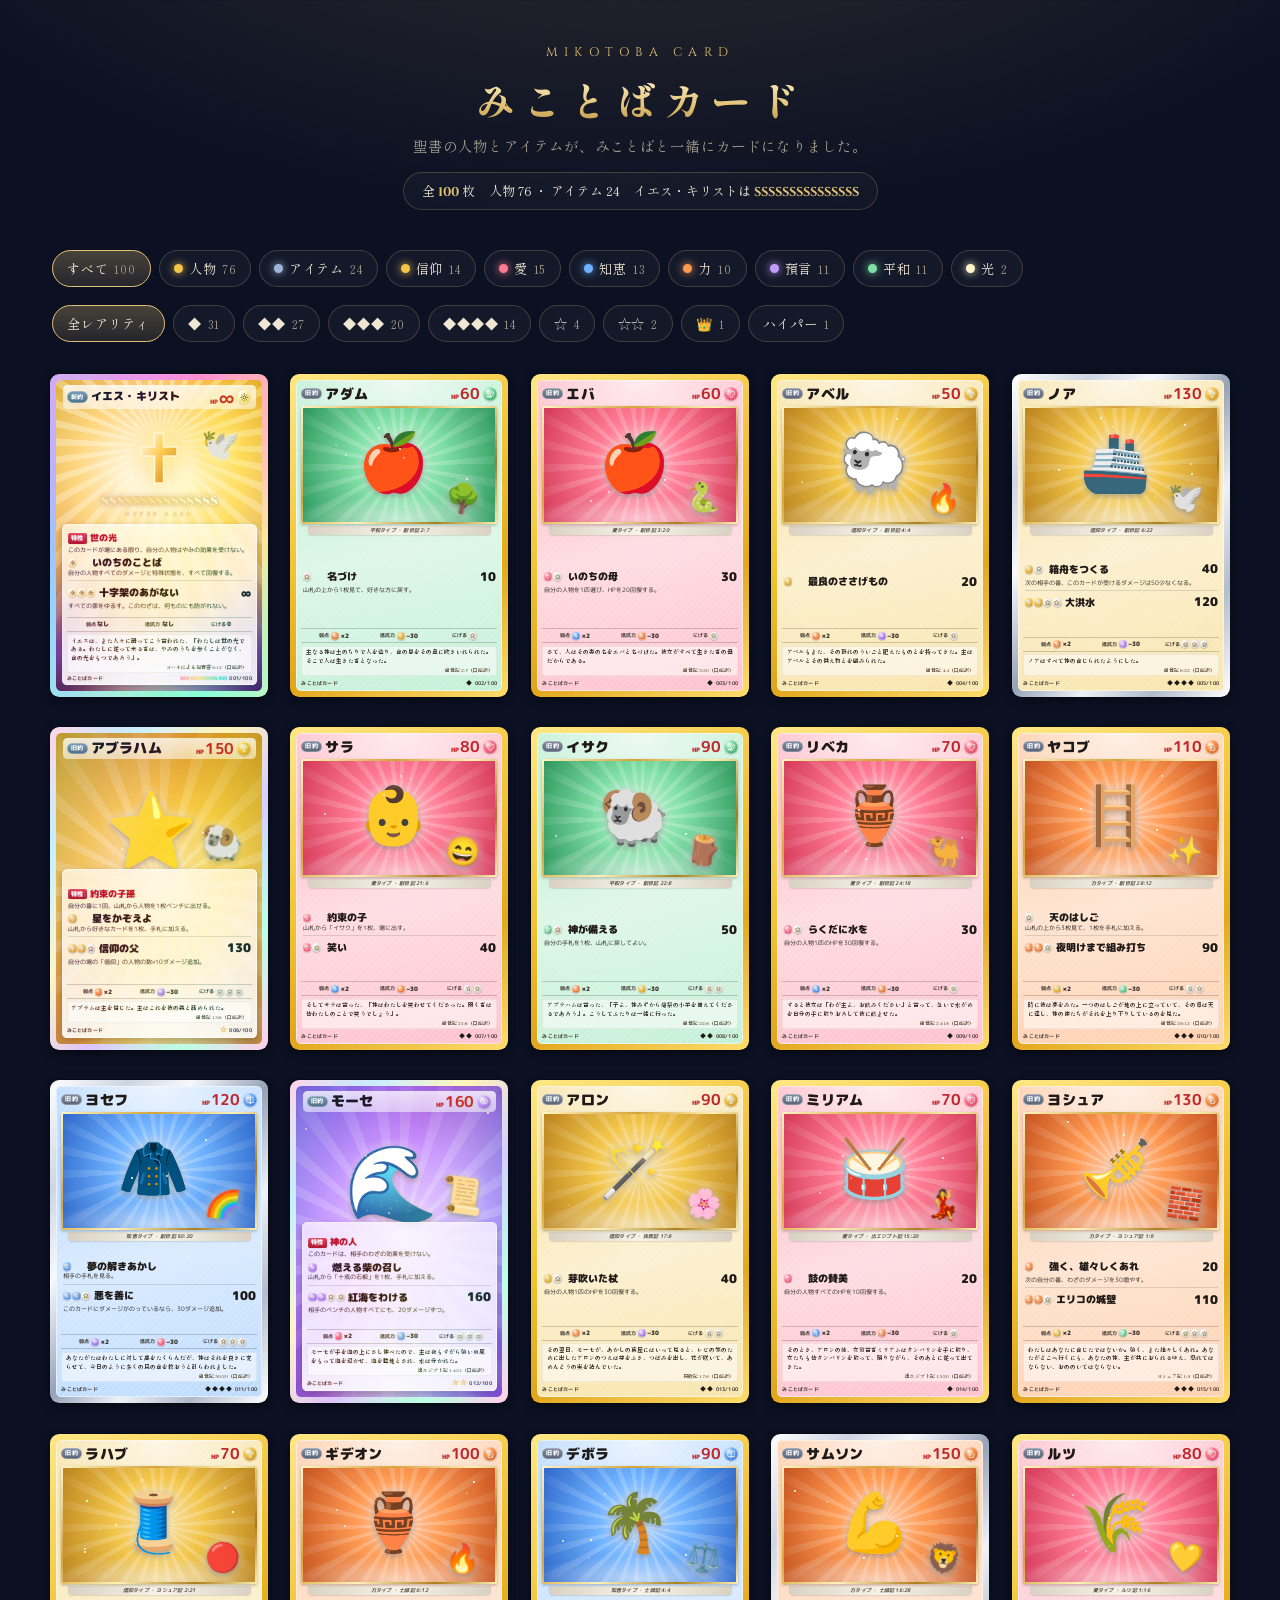
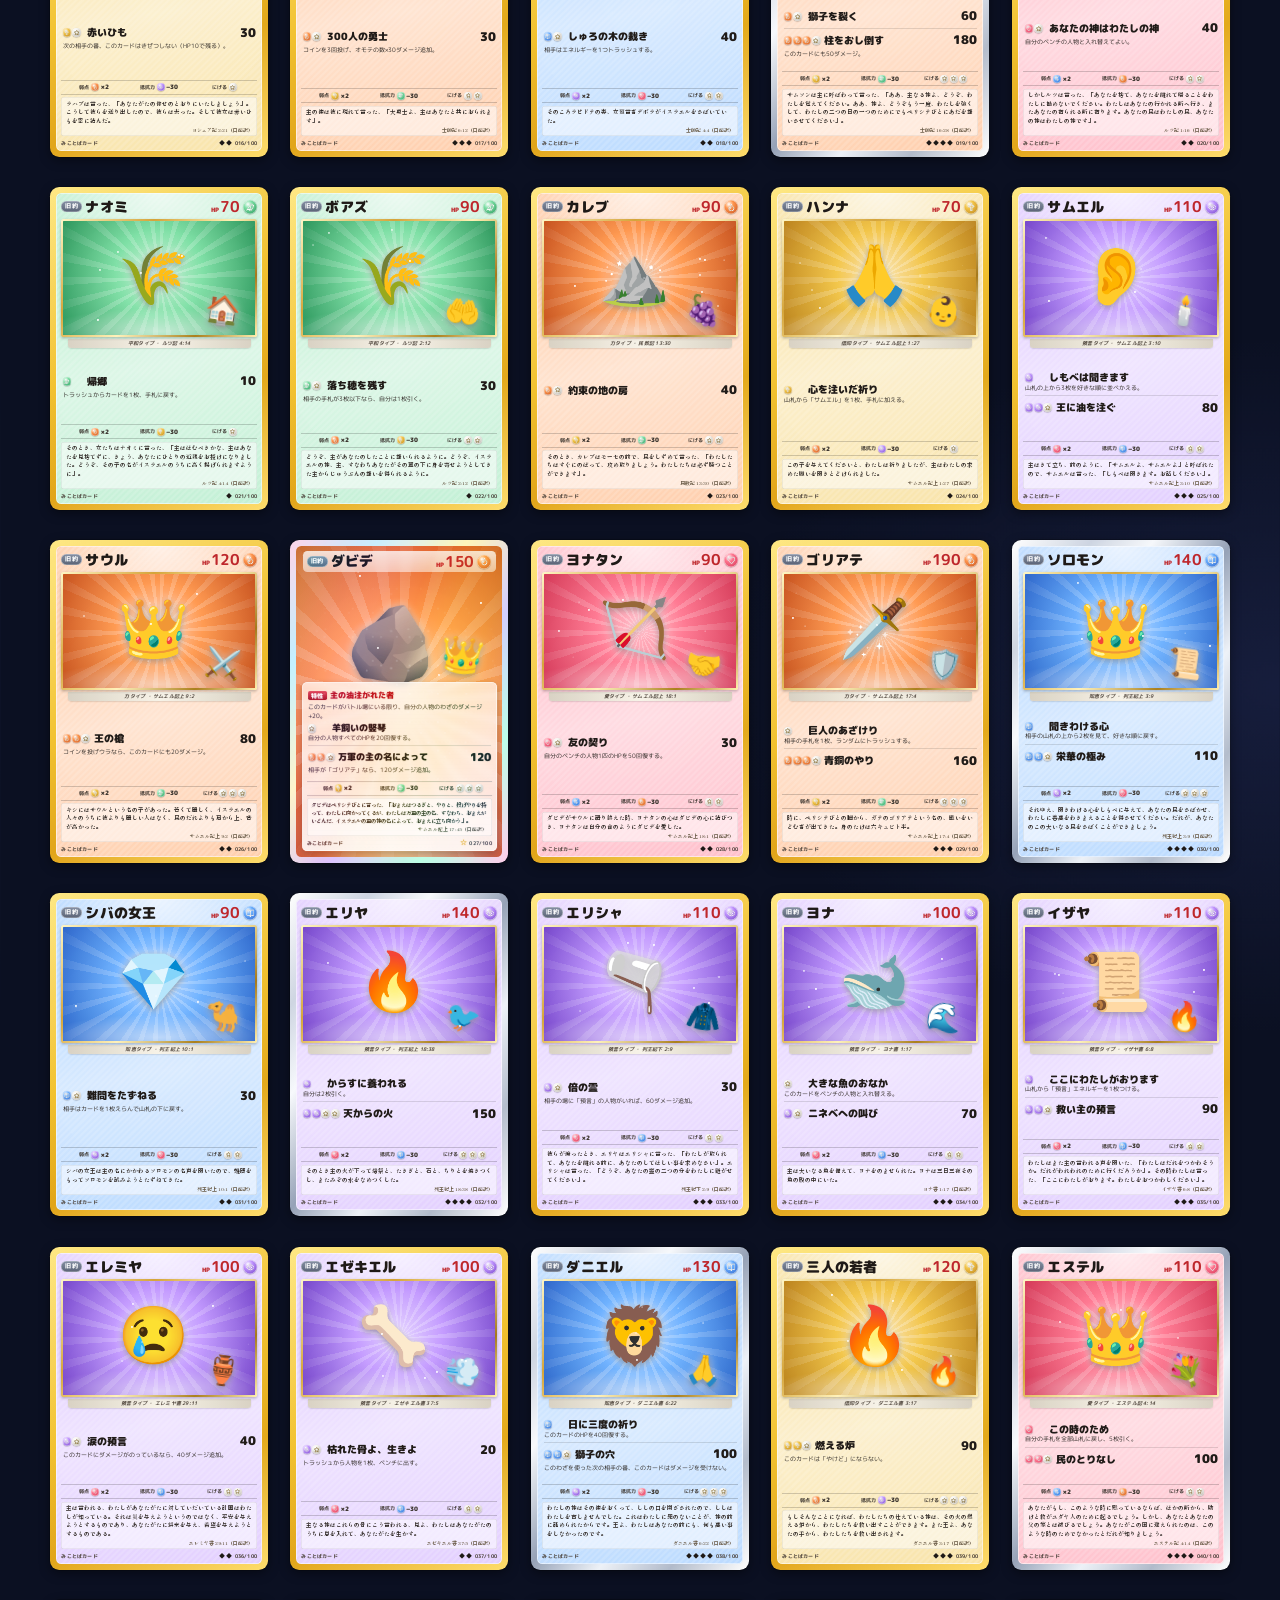
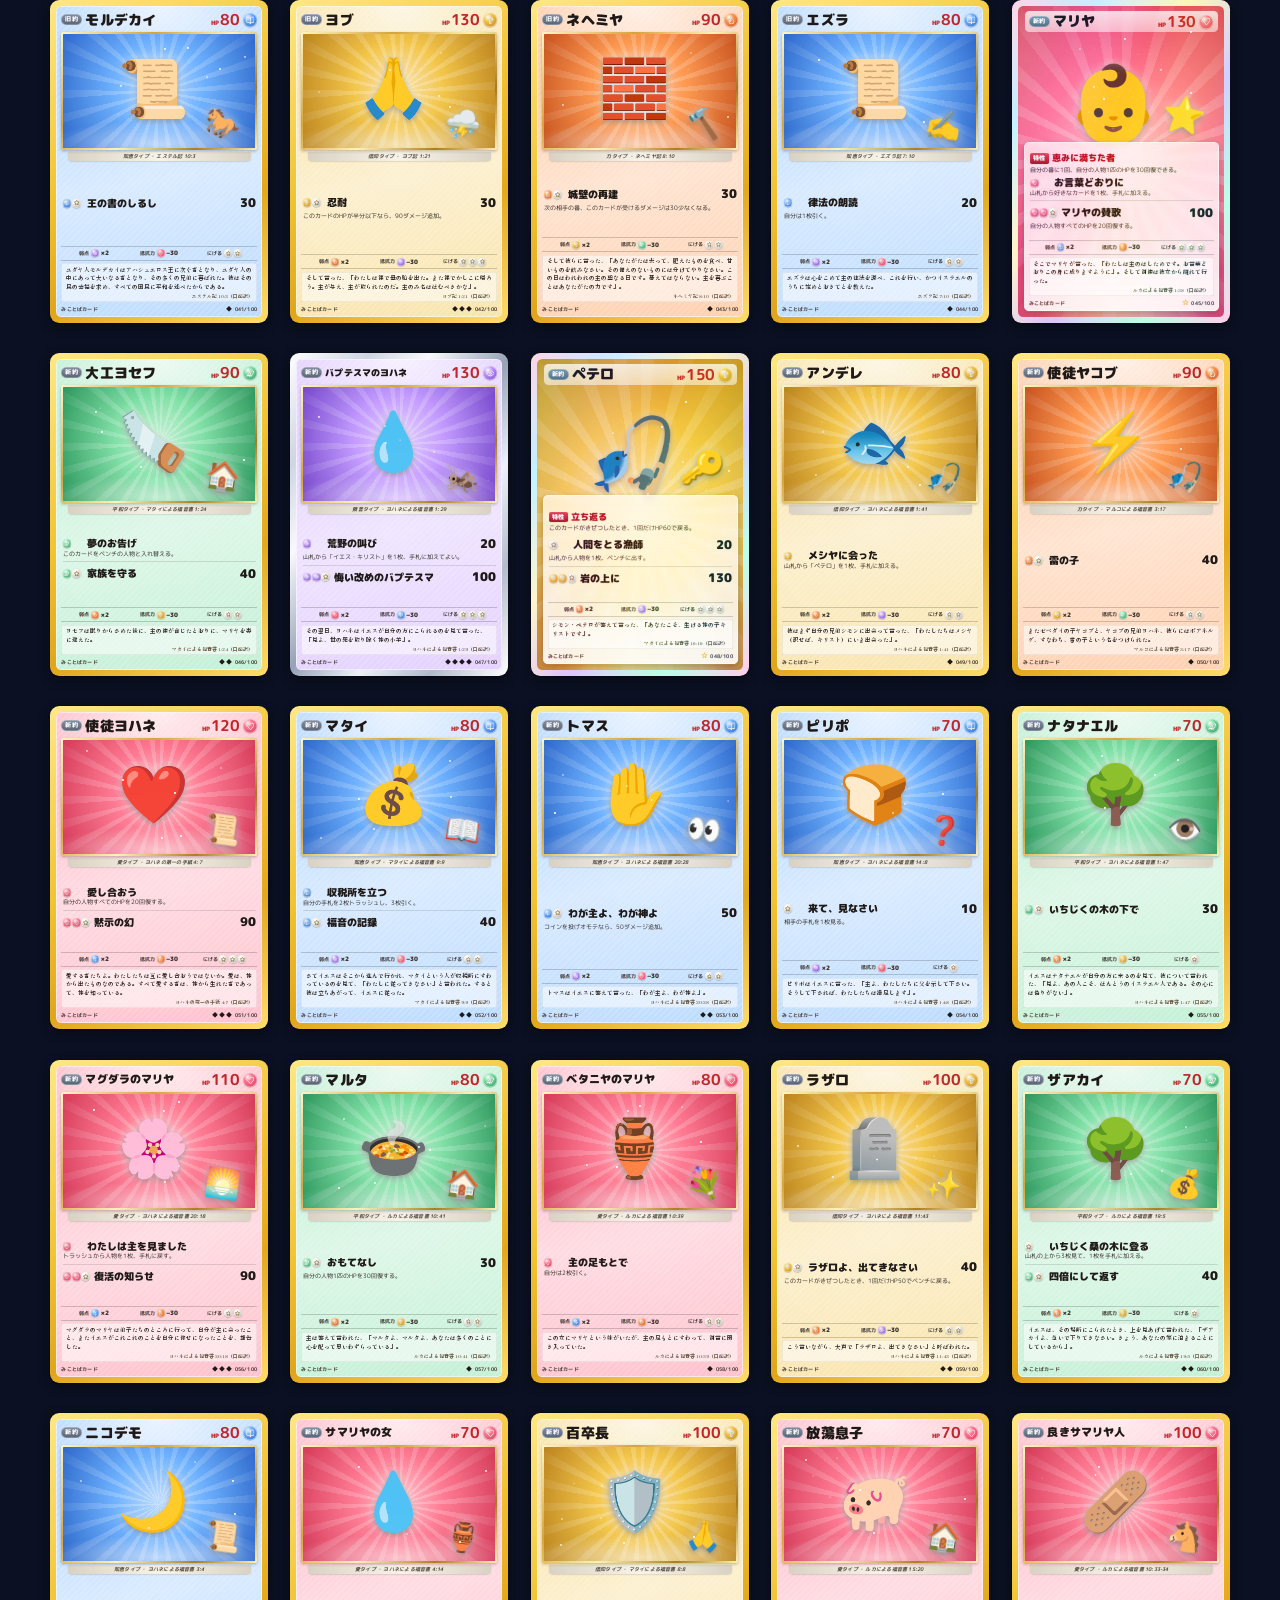
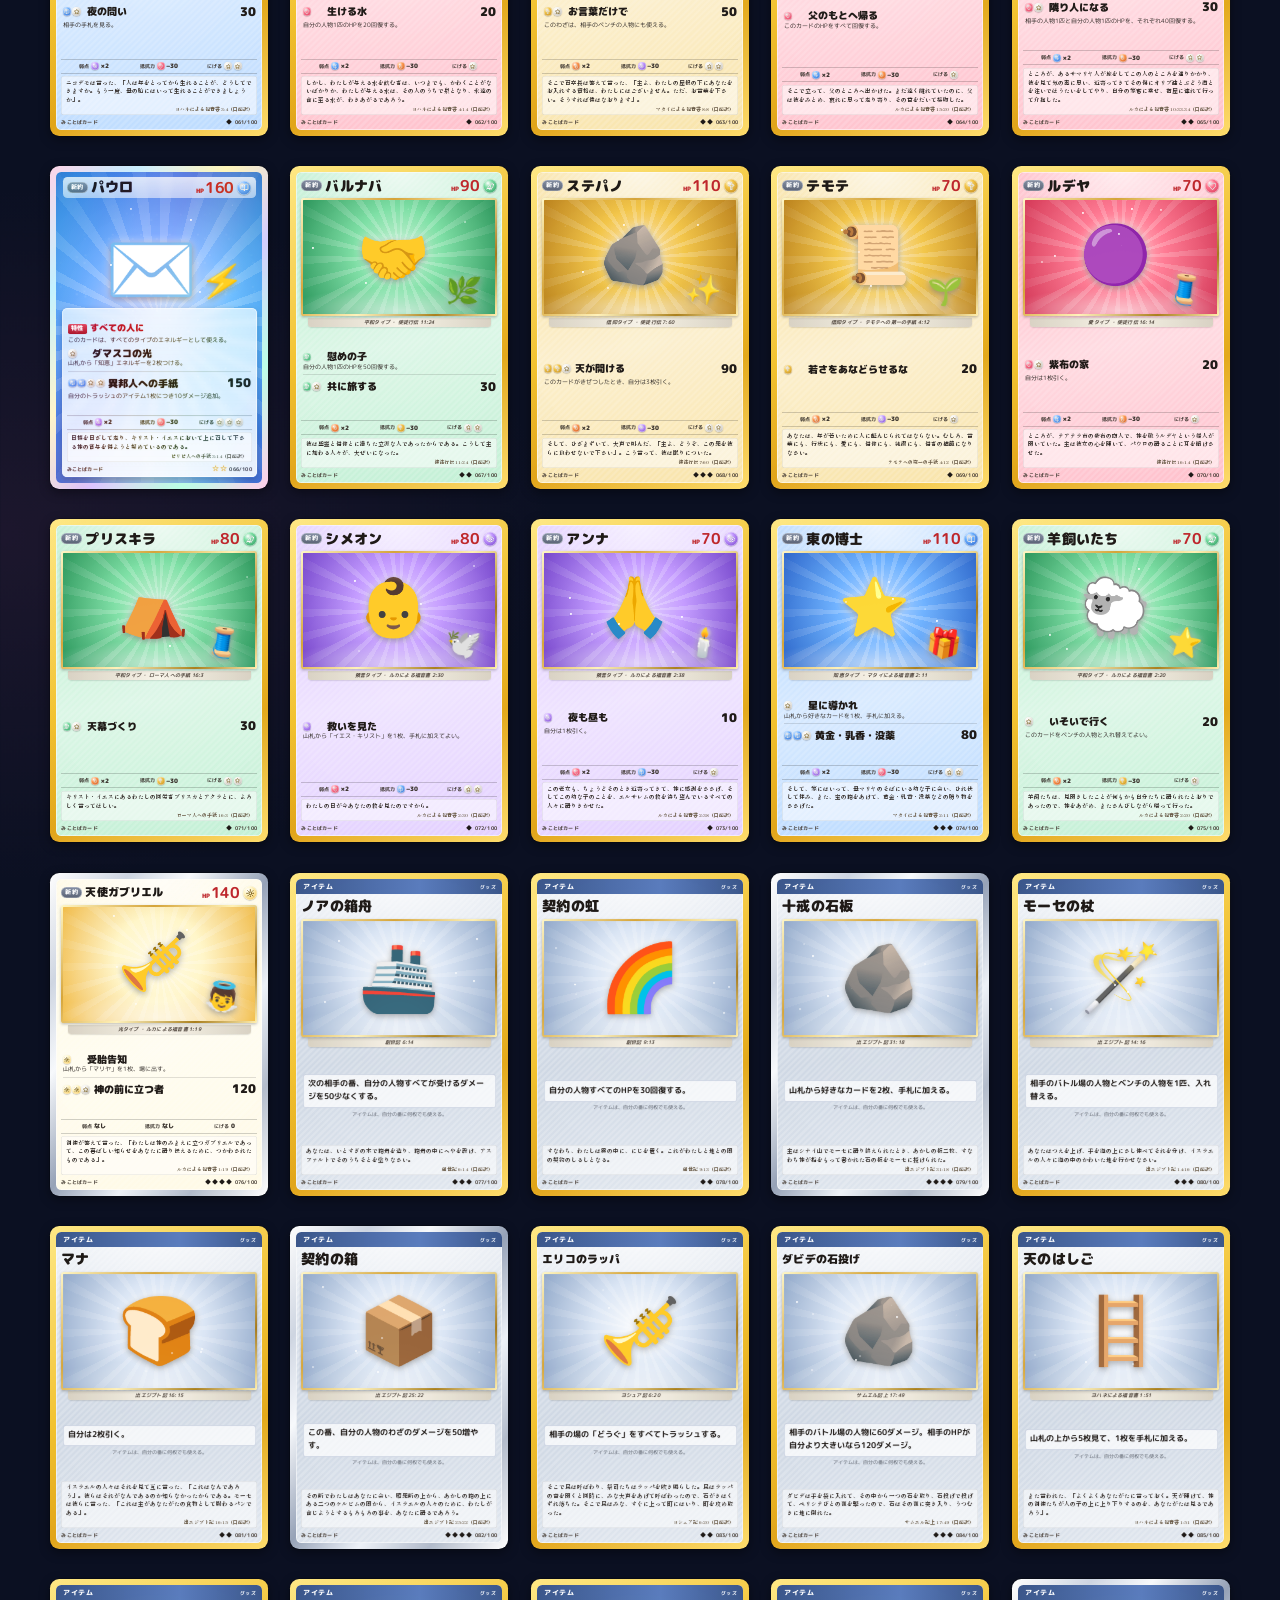
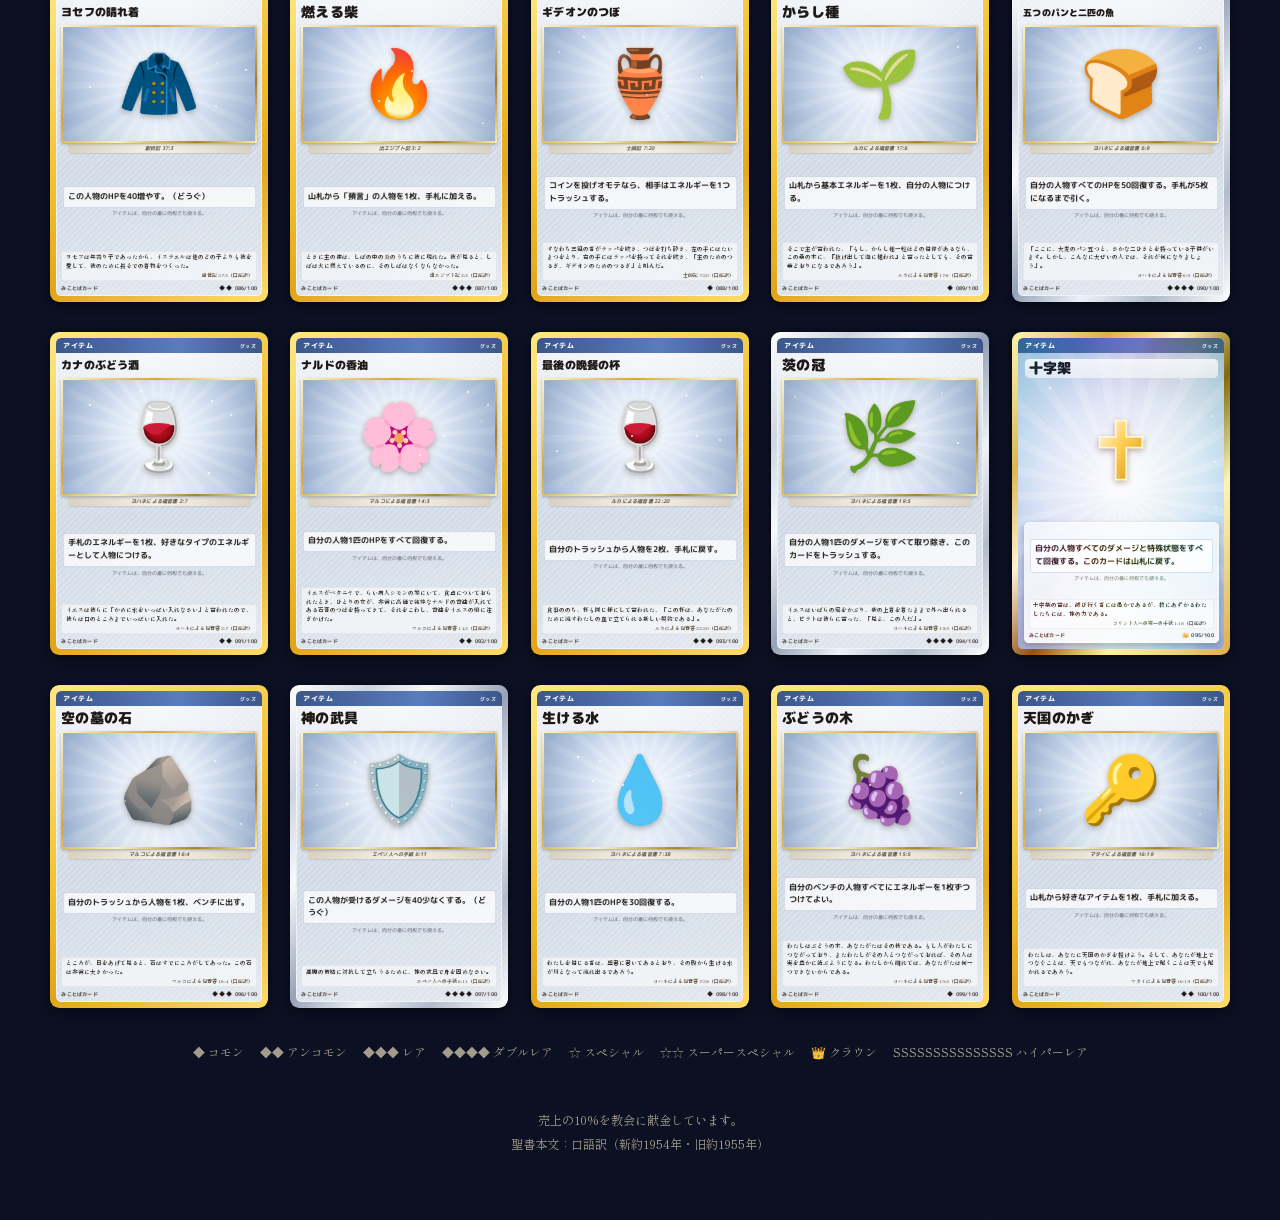
<file: cards/index.html>
<!doctype html>
<html lang="ja">
<head>
<meta charset="utf-8">
<meta name="viewport" content="width=device-width, initial-scale=1, viewport-fit=cover">
<meta name="theme-color" content="#0b1022">
<title>みことばカード</title>
<!--
  QRコードの遷移先ページ。
  ・パラメータなし     … 全100枚のコレクション（タップで拡大・裏返し）
  ・?v=john-11-25      … その1枚のページ（カード＋朗読＋黙想）。QRはこちらを指す
  カードの見た目は cards.css / cards.js、データは verses.js（tools/build_cards.py で生成）。
-->
<link rel="preconnect" href="https://fonts.googleapis.com">
<link rel="preconnect" href="https://fonts.gstatic.com" crossorigin>
<link href="https://fonts.googleapis.com/css2?family=Cinzel:wght@500;700;900&family=M+PLUS+Rounded+1c:wght@500;700;800;900&family=Shippori+Mincho:wght@500;700;800&display=swap" rel="stylesheet">
<link rel="stylesheet" href="cards.css">
<style>
  :root{
    --bg:#0b1022; --bg2:#141b38; --ink:#efe7d4; --muted:#a39c8c; --gold:#e2c275; --gold2:#b48a3c; --line:rgba(226,194,117,.22);
  }
  *{box-sizing:border-box}
  html{background:var(--bg)}
  body{
    margin:0; min-height:100vh; color:var(--ink); padding:0 16px 64px;
    font-family:"Shippori Mincho","Hiragino Mincho ProN","Yu Mincho",serif;
    background:
      radial-gradient(1200px 600px at 50% -200px, rgba(226,194,117,.18), transparent 70%),
      radial-gradient(800px 500px at 100% 30%, rgba(90,110,220,.14), transparent 70%),
      radial-gradient(800px 500px at 0% 70%, rgba(180,80,140,.10), transparent 70%),
      var(--bg);
  }
  main{max-width:1180px; margin:0 auto}
  a{color:var(--gold)}
  button{font-family:inherit}

  /* ヘッダー */
  .hero{text-align:center; padding:44px 0 20px}
  .hero .en{font-family:Cinzel,serif; letter-spacing:.5em; font-size:.78rem; color:var(--gold); margin:0}
  .hero h1{margin:10px 0 6px; font-size:clamp(1.7rem,5vw,2.5rem); font-weight:800; letter-spacing:.18em;
    background:linear-gradient(180deg,#fff6d6,#e2c275 60%,#b48a3c); -webkit-background-clip:text; background-clip:text; color:transparent}
  .hero p{margin:0; color:var(--muted); font-size:.9rem; letter-spacing:.08em}
  .hero .count{display:inline-flex; gap:14px; margin-top:16px; padding:8px 18px; border:1px solid var(--line); border-radius:99px; font-size:.8rem; color:var(--ink); background:rgba(255,255,255,.03)}
  .hero .count b{color:var(--gold); font-family:Cinzel,serif}

  /* 絞り込み */
  .filters{display:flex; flex-direction:column; gap:10px; margin:18px 0 26px}
  .chips{display:flex; gap:8px; overflow-x:auto; padding:2px 2px 6px; scrollbar-width:none}
  .chips::-webkit-scrollbar{display:none}
  .chip{flex:none; display:inline-flex; align-items:center; gap:6px; padding:8px 14px; border-radius:99px; border:1px solid var(--line);
    background:rgba(255,255,255,.04); color:var(--ink); font-size:.82rem; cursor:pointer; letter-spacing:.06em; transition:background .2s,border-color .2s}
  .chip i{width:9px; height:9px; border-radius:50%; background:var(--c,#e2c275); box-shadow:0 0 8px var(--c,#e2c275)}
  .chip small{color:var(--muted); font-size:.72rem}
  .chip[aria-pressed="true"]{background:linear-gradient(180deg,rgba(226,194,117,.28),rgba(226,194,117,.12)); border-color:var(--gold)}

  /* 一覧 */
  .grid{display:grid; grid-template-columns:repeat(auto-fill,minmax(150px,1fr)); gap:22px 16px}
  @media (min-width:700px){ .grid{grid-template-columns:repeat(auto-fill,minmax(190px,1fr)); gap:30px 22px} }
  .slot{position:relative; cursor:pointer; border:0; padding:0; background:none; text-align:left; transition:transform .35s cubic-bezier(.2,.8,.2,1)}
  .slot:hover{transform:translateY(-6px) scale(1.03); z-index:2}
  .slot:focus-visible{outline:2px solid var(--gold); outline-offset:6px; border-radius:12px}
  .slot.is-hidden{display:none}
  .slot.is-open{visibility:hidden}
  .empty{text-align:center; color:var(--muted); padding:40px 0}
  .legend{display:flex; flex-wrap:wrap; justify-content:center; gap:6px 16px; margin:34px 0 0; color:var(--muted); font-size:.74rem}
  footer.site{margin-top:48px; text-align:center; font-size:.76rem; color:var(--muted); line-height:2}

  /* 拡大表示 */
  .modal{position:fixed; inset:0; z-index:50; display:flex; flex-direction:column; align-items:center; justify-content:center; gap:18px; padding:16px}
  .modal[hidden]{display:none}
  .modal .veil{position:absolute; inset:0; background:radial-gradient(circle at 50% 40%, rgba(20,27,56,.82), rgba(5,8,18,.95)); -webkit-backdrop-filter:blur(8px); backdrop-filter:blur(8px); opacity:0; transition:opacity .35s}
  .modal.is-in .veil{opacity:1}
  .stage{position:relative; width:min(84vw, calc((100svh - 190px) * 100 / 148), 430px); transform-origin:0 0; will-change:transform}
  .stage.is-anim{transition:transform .55s cubic-bezier(.18,.9,.22,1)}
  .modal .bar{position:relative; display:flex; gap:10px; flex-wrap:wrap; justify-content:center; opacity:0; transform:translateY(10px); transition:opacity .35s .15s, transform .35s .15s}
  .modal.is-in .bar{opacity:1; transform:none}
  .btn{display:inline-flex; align-items:center; gap:8px; padding:11px 18px; border-radius:99px; border:1px solid var(--line); background:rgba(255,255,255,.06); color:var(--ink); font-size:.86rem; letter-spacing:.08em; cursor:pointer; text-decoration:none}
  .btn.primary{background:linear-gradient(180deg,#f0d58c,#b48a3c); color:#231a06; border:0; font-weight:700; box-shadow:0 6px 20px rgba(180,138,60,.35)}
  .btn:disabled{opacity:.45; cursor:default}
  .nav{position:absolute; top:50%; transform:translateY(-50%); z-index:2; width:44px; height:44px; border-radius:50%; border:1px solid var(--line); background:rgba(11,16,34,.6); color:var(--ink); font-size:1.2rem; cursor:pointer}
  .nav.prev{left:max(8px, calc(50% - 300px))} .nav.next{right:max(8px, calc(50% - 300px))}
  .close{position:absolute; top:max(14px, env(safe-area-inset-top)); right:16px; z-index:2; width:42px; height:42px; border-radius:50%; border:1px solid var(--line); background:rgba(11,16,34,.6); color:var(--ink); font-size:1.3rem; cursor:pointer}
  .hint{position:relative; margin:0; font-size:.74rem; color:var(--muted); letter-spacing:.1em; opacity:0; transition:opacity .4s .3s}
  .modal.is-in .hint{opacity:1}
  @media (max-width:640px){ .nav{display:none} }

  /* 1枚のページ */
  .single{max-width:460px; margin:0 auto; padding-top:26px}
  .single .top{display:flex; justify-content:space-between; align-items:center; font-size:.8rem; margin-bottom:18px}
  .single .top a{text-decoration:none; letter-spacing:.08em}
  .single .brand{font-family:Cinzel,serif; letter-spacing:.4em; color:var(--gold); font-size:.72rem}
  .single .cardwrap{width:min(100%, calc((100svh - 150px) * 100 / 148)); margin:0 auto}
  .single .hint{opacity:1; text-align:center; margin-top:14px}
  .play{display:flex; align-items:center; justify-content:center; gap:12px; width:100%; margin:24px 0 8px; padding:16px 22px; border:0; border-radius:999px;
    background:linear-gradient(180deg,#f0d58c,#b48a3c); color:#231a06; font-size:1.02rem; font-weight:700; letter-spacing:.12em; cursor:pointer; box-shadow:0 8px 24px rgba(180,138,60,.35)}
  .play:disabled{background:rgba(255,255,255,.08); color:var(--muted); box-shadow:none; cursor:default}
  .progress{height:3px; background:rgba(255,255,255,.1); border-radius:2px; overflow:hidden; margin:0 10px}
  .progress i{display:block; height:100%; width:0; background:var(--gold); transition:width .25s linear}
  .med{margin-top:26px; padding:20px 22px; border:1px solid var(--line); border-radius:16px; background:rgba(255,255,255,.03)}
  .med h2{margin:0 0 10px; font-size:.86rem; letter-spacing:.3em; color:var(--gold); text-align:center; font-weight:700}
  .med p{margin:0; line-height:2.05; font-size:.95rem}
  .med p.ref{margin-top:8px; text-align:right; font-size:.8rem; color:var(--muted)}
  .one{text-align:center; margin:22px 0 0; line-height:1.9; color:var(--ink)}
  .ar-link{display:block; text-align:center; margin-top:22px; font-size:.86rem}
</style>
</head>
<body>
<main id="app"></main>

<div class="modal" id="modal" hidden aria-modal="true" role="dialog" aria-label="カードの拡大表示">
  <div class="veil" data-close></div>
  <button class="close" data-close aria-label="閉じる">×</button>
  <button class="nav prev" id="prev" aria-label="前のカード">‹</button>
  <button class="nav next" id="next" aria-label="次のカード">›</button>
  <div class="stage" id="stage"></div>
  <p class="hint">タップで裏返す ・ ドラッグや傾きで光ります</p>
  <div class="bar">
    <button class="btn" id="flip">↻ 裏返す</button>
    <button class="btn primary" id="listen">▶ 朗読を聞く</button>
  </div>
  <audio id="modalAudio" preload="none"></audio>
</div>

<script src="verses.js"></script>
<script src="icons.js"></script>
<script src="cards.js"></script>
<script>
(function () {
  const app = document.getElementById("app");
  const id = new URLSearchParams(location.search).get("v");
  const v = VERSES.find((x) => x.id === id);
  const esc = (s) => String(s).replace(/[&<>"]/g, (c) => ({ "&": "&amp;", "<": "&lt;", ">": "&gt;", '"': "&quot;" }[c]));
  const refit = (root) => requestAnimationFrame(() => root.querySelectorAll(".mc").forEach(MC.fit));
  const whenFonts = (fn) => (document.fonts && document.fonts.ready ? document.fonts.ready.then(fn) : fn());

  v ? single(v) : collection();

  // ───────── 1枚のページ（QRの遷移先） ─────────
  function single(v) {
    document.title = `${v.title} ─ みことばカード`;
    const i = VERSES.indexOf(v);
    app.innerHTML = `
      <div class="single">
        <div class="top"><a href="./">‹ 全${VERSES.length}枚を見る</a><span class="brand">MIKOTOBA CARD</span></div>
        <div class="cardwrap" id="cardwrap"></div>
        <p class="hint">カードをタップで裏返す ・ スマホを傾けると光ります</p>
        <p class="one">${esc(v.one)}</p>
        <button class="play" id="play" ${v.audio ? "" : "disabled"}><span class="ico">▶</span><span id="label">${v.audio ? "みことばを聞く" : "朗読は準備中です"}</span></button>
        <div class="progress"><i id="bar"></i></div>
        ${v.audio ? `<audio id="voice" preload="metadata" src="${esc(v.audio)}"></audio>` : ""}
        <section class="med"><h2>み こ と ば</h2><p>${esc(v.text.replace(/ +/g, ""))}</p><p class="ref">${esc(v.ref)}（口語訳）</p></section>
        ${v.meditation ? `<section class="med"><h2>黙 想</h2><p>${esc(v.meditation)}</p></section>` : ""}
        ${v.ar ? `<a class="ar-link" href="ar.html?v=${v.id}">✦ 限定版：3Dで目の前に置いて見る（AR）</a>` : ""}
        <footer class="site">このカードは、売上の10%を教会に献金しています。<br>聖書本文：口語訳</footer>
      </div>`;
    const card = MC.render(v);
    document.getElementById("cardwrap").appendChild(card);
    const ctl = MC.live(card, { drag: true, tapFlip: true, gyro: true, idle: true });
    card.addEventListener("pointerdown", () => MC.askGyro(), { once: true });
    refit(app); whenFonts(() => refit(app));

    if (v.audio) {
      const audio = document.getElementById("voice"), btn = document.getElementById("play"), label = document.getElementById("label"),
            bar = document.getElementById("bar"), ico = btn.querySelector(".ico");
      audio.addEventListener("timeupdate", () => { if (audio.duration) bar.style.width = (audio.currentTime / audio.duration) * 100 + "%"; });
      audio.addEventListener("ended", () => { ico.textContent = "▶"; label.textContent = "もう一度聞く"; bar.style.width = "0"; });
      audio.addEventListener("error", () => { btn.disabled = true; label.textContent = "朗読は準備中です"; });
      btn.addEventListener("click", () => {
        if (audio.paused) { audio.play(); ico.textContent = "❚❚"; label.textContent = "再生中"; }
        else { audio.pause(); ico.textContent = "▶"; label.textContent = "つづきを聞く"; }
      });
    }
  }

  // ───────── コレクション（全100枚） ─────────
  function collection() {
    document.title = `みことばカード ─ 全${VERSES.length}枚`;
    const count = (k, val) => VERSES.filter((x) => x[k] === val).length;
    const rarOrder = ["d1", "d2", "d3", "d4", "s1", "s2", "cr", "hr"];
    const rarLabel = (r) => (r === "hr" ? "ハイパー" : MC.RARITY[r].label);
    const groups = [["", "すべて", VERSES.length, "#e2c275"], ["person", "人物", VERSES.filter((x) => x.kind === "person").length, "#f3c64a"], ["item", "アイテム", VERSES.filter((x) => x.kind === "item").length, "#9fb6d8"],
      ...Object.entries(TYPES).filter(([k]) => k !== "C").map(([k, t]) => [k, t.name, count("type", k), t.c1])];
    const matchGroup = (x, g) => !g || (g === "person" ? x.kind === "person" : g === "item" ? x.kind === "item" : x.type === g);
    app.innerHTML = `
      <header class="hero">
        <p class="en">MIKOTOBA CARD</p>
        <h1>みことばカード</h1>
        <p>聖書の人物とアイテムが、みことばと一緒にカードになりました。</p>
        <div class="count"><span>全 <b>${VERSES.length}</b> 枚</span><span>人物 ${groups[1][2]} ・ アイテム ${groups[2][2]}</span><span>イエス・キリストは <b>SSSSSSSSSSSSSSS</b></span></div>
      </header>
      <div class="filters">
        <div class="chips" id="seriesChips" role="group" aria-label="種類とタイプで絞り込み">
          ${groups.map(([k, n, c, col], i) => `<button class="chip" aria-pressed="${i === 0}" data-series="${k}" style="--c:${col}">${i ? "<i></i>" : ""}${esc(n)} <small>${c}</small></button>`).join("")}
        </div>
        <div class="chips" id="rarityChips" role="group" aria-label="レアリティで絞り込み">
          <button class="chip" aria-pressed="true" data-rarity="">全レアリティ</button>
          ${rarOrder.map((r) => `<button class="chip" aria-pressed="false" data-rarity="${r}">${rarLabel(r)} <small>${count("rarity", r)}</small></button>`).join("")}
        </div>
      </div>
      <div class="grid" id="grid"></div>
      <p class="empty" id="empty" hidden>該当するカードがありません</p>
      <div class="legend">${rarOrder.map((r) => `<span>${r === "hr" ? "SSSSSSSSSSSSSSS" : MC.RARITY[r].label} ${MC.RARITY[r].name}</span>`).join("")}</div>
      <footer class="site">売上の10%を教会に献金しています。<br>聖書本文：口語訳（新約1954年・旧約1955年）</footer>`;

    const grid = document.getElementById("grid");
    const slots = VERSES.map((x, i) => {
      const b = document.createElement("button");
      b.className = "slot";
      b.dataset.i = i;
      b.setAttribute("aria-label", `No.${MC.pad(x.no)} ${x.name}（${MC.RARITY[x.rarity].name}）`);
      const card = MC.render(x);
      b.appendChild(card);
      MC.live(card, { hover: true });
      b.addEventListener("click", () => openModal(i));
      grid.appendChild(b);
      return b;
    });
    refit(grid); whenFonts(() => refit(grid));

    // 絞り込み
    const state = { series: "", rarity: "" };
    const applyFilter = () => {
      let n = 0;
      slots.forEach((b, i) => {
        const x = VERSES[i], show = matchGroup(x, state.series) && (!state.rarity || x.rarity === state.rarity);
        b.classList.toggle("is-hidden", !show); n += show;
      });
      document.getElementById("empty").hidden = n > 0;
    };
    const bindChips = (box, key) => box.addEventListener("click", (e) => {
      const c = e.target.closest(".chip"); if (!c) return;
      box.querySelectorAll(".chip").forEach((x) => x.setAttribute("aria-pressed", x === c));
      state[key] = c.dataset[key]; applyFilter();
    });
    bindChips(document.getElementById("seriesChips"), "series");
    bindChips(document.getElementById("rarityChips"), "rarity");

    // 拡大表示
    const modal = document.getElementById("modal"), stage = document.getElementById("stage"),
          audio = document.getElementById("modalAudio"), listenBtn = document.getElementById("listen");
    let cur = -1, ctl = null, from = null;
    const visible = () => slots.filter((b) => !b.classList.contains("is-hidden")).map((b) => +b.dataset.i);

    function mount(i) {
      if (ctl) ctl.destroy();
      audio.pause();
      stage.innerHTML = "";
      const x = VERSES[i];
      const card = MC.render(x);
      stage.appendChild(card);
      ctl = MC.live(card, { drag: true, tapFlip: true, gyro: true, idle: true });
      requestAnimationFrame(() => MC.fit(card));
      listenBtn.disabled = !x.audio;
      listenBtn.textContent = x.audio ? "▶ 朗読を聞く" : "朗読は準備中";
      if (x.audio) audio.src = x.audio;
      document.getElementById("flip").onclick = () => ctl.flip();
      cur = i;
    }

    function openModal(i) {
      mount(i);
      modal.hidden = false;
      document.body.style.overflow = "hidden";
      from = slots[i];
      from.classList.add("is-open");
      // 一覧のカードの位置から拡大して飛び出す
      const a = from.getBoundingClientRect(), b = stage.getBoundingClientRect();
      stage.classList.remove("is-anim");
      stage.style.transform = `translate(${a.left - b.left}px, ${a.top - b.top}px) scale(${a.width / b.width})`;
      requestAnimationFrame(() => requestAnimationFrame(() => {
        stage.classList.add("is-anim");
        stage.style.transform = "none";
        modal.classList.add("is-in");
      }));
      MC.askGyro();
    }
    function closeModal() {
      audio.pause();
      const a = from.getBoundingClientRect(), b = stage.getBoundingClientRect();
      if (ctl && ctl.flipped) ctl.setFlipped(false);
      stage.style.transform = `translate(${a.left - b.left}px, ${a.top - b.top}px) scale(${a.width / b.width})`;
      modal.classList.remove("is-in");
      setTimeout(() => {
        modal.hidden = true; stage.classList.remove("is-anim"); stage.style.transform = "";
        from.classList.remove("is-open"); document.body.style.overflow = "";
        if (ctl) { ctl.destroy(); ctl = null; } stage.innerHTML = "";
      }, 520);
    }
    function go(d) {
      const list = visible(), k = list.indexOf(cur);
      const n = list[(k + d + list.length) % list.length];
      from.classList.remove("is-open"); from = slots[n]; from.classList.add("is-open");
      mount(n);
    }
    modal.addEventListener("click", (e) => { if (e.target.closest("[data-close]")) closeModal(); });
    document.getElementById("prev").onclick = () => go(-1);
    document.getElementById("next").onclick = () => go(1);
    listenBtn.onclick = () => { if (audio.paused) { audio.play(); listenBtn.textContent = "❚❚ 一時停止"; } else { audio.pause(); listenBtn.textContent = "▶ 朗読を聞く"; } };
    audio.addEventListener("ended", () => (listenBtn.textContent = "▶ もう一度聞く"));
    document.addEventListener("keydown", (e) => {
      if (modal.hidden) return;
      if (e.key === "Escape") closeModal();
      if (e.key === "ArrowLeft") go(-1);
      if (e.key === "ArrowRight") go(1);
      if (e.key === " " || e.key === "Enter") { e.preventDefault(); ctl && ctl.flip(); }
    });
    // スワイプで前後のカードへ（カードの外側で）
    let sx = null;
    modal.addEventListener("touchstart", (e) => { if (!e.target.closest(".mc")) sx = e.touches[0].clientX; }, { passive: true });
    modal.addEventListener("touchend", (e) => { if (sx != null) { const dx = e.changedTouches[0].clientX - sx; if (Math.abs(dx) > 60) go(dx < 0 ? 1 : -1); sx = null; } });
  }
})();
</script>
</body>
</html>
</file>
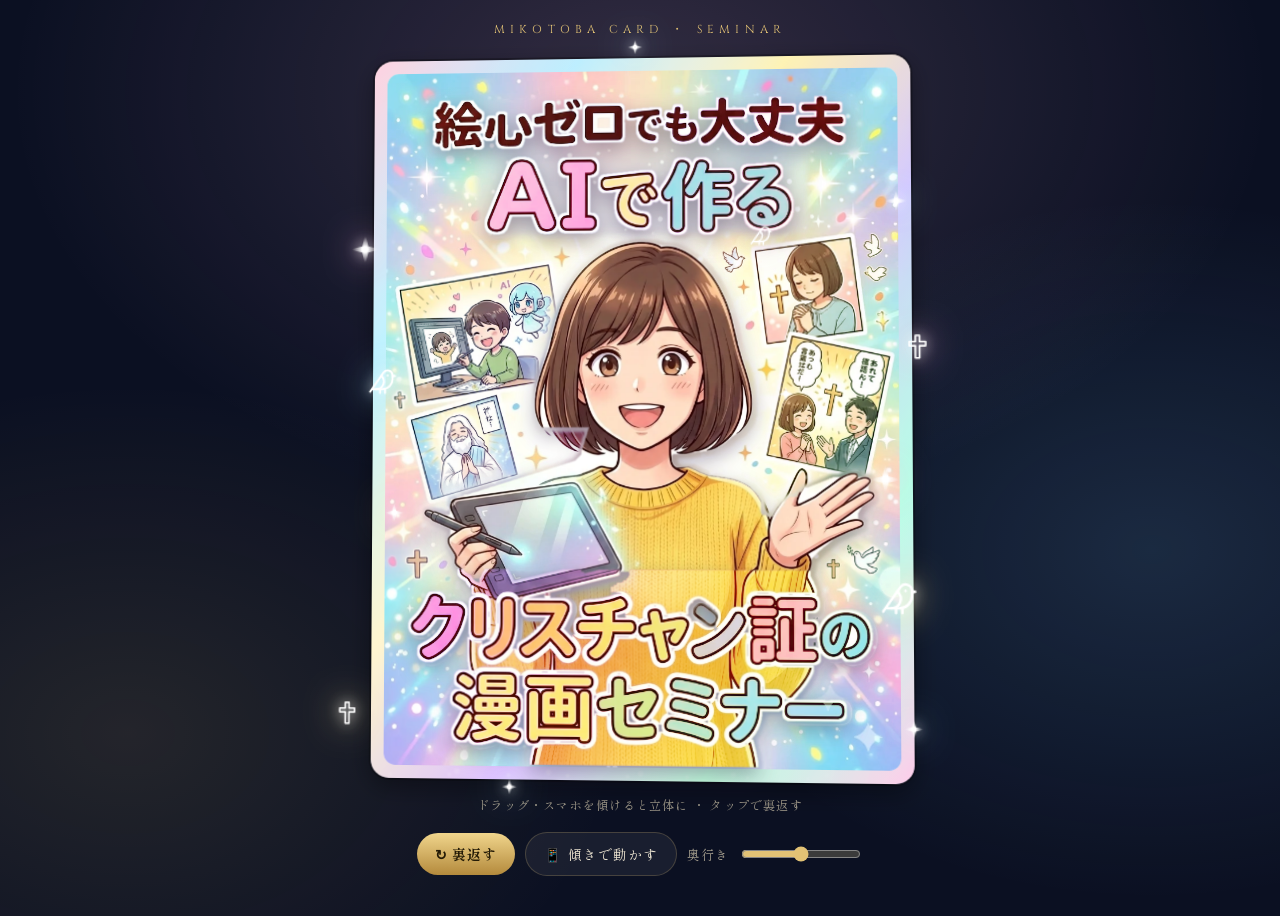
<file: cards/poster.html>
<!doctype html>
<html lang="ja">
<head>
<meta charset="utf-8">
<meta name="viewport" content="width=device-width, initial-scale=1, viewport-fit=cover">
<meta name="theme-color" content="#0b1022">
<title>AIで作るクリスチャン証の漫画セミナー</title>
<!--
  セミナー告知画像を、みことばカードと同じ演出（傾き・ホロ・キラ・反射・裏返し）で見せる3Dポスター。
  画像は3層に分けて奥行きを付けている（傾けると手前の層ほど大きくずれて、飛び出して見える）。
    images/manga-seminar.webp         … 元の画像（そのまま）
    images/manga-seminar-bg.webp      … 人物と文字を消して背景で埋めた画像（いちばん奥。ずらしても二重に見えない）
    images/manga-seminar-person.webp  … 人物とタブレットの切り抜き（中間）
    images/manga-seminar-title.webp   … 上下のタイトル文字の切り抜き（いちばん手前）
  演出の本体は cards.css / cards.js（MC.live）を共用。
-->
<link rel="preconnect" href="https://fonts.googleapis.com">
<link rel="preconnect" href="https://fonts.gstatic.com" crossorigin>
<link href="https://fonts.googleapis.com/css2?family=Cinzel:wght@500;700&family=Shippori+Mincho:wght@500;700;800&display=swap" rel="stylesheet">
<link rel="stylesheet" href="cards.css">
<style>
  :root{ --bg:#0b1022; --ink:#efe7d4; --muted:#a39c8c; --gold:#e2c275; --line:rgba(226,194,117,.22); }
  *{box-sizing:border-box}
  html{background:var(--bg)}
  body{
    margin:0; min-height:100svh; color:var(--ink); padding:0 16px 40px; overflow-x:hidden;
    font-family:"Shippori Mincho","Hiragino Mincho ProN","Yu Mincho",serif;
    background:
      radial-gradient(900px 600px at 50% 10%, rgba(255,190,230,.16), transparent 70%),
      radial-gradient(700px 500px at 90% 60%, rgba(120,200,255,.14), transparent 70%),
      radial-gradient(700px 500px at 10% 80%, rgba(255,220,120,.10), transparent 70%),
      var(--bg);
  }
  main{display:flex; flex-direction:column; align-items:center; gap:18px; padding-top:max(22px, env(safe-area-inset-top))}
  .brand{font-family:Cinzel,serif; letter-spacing:.45em; font-size:.72rem; color:var(--gold); margin:0}

  /* ── ポスター本体（カードの仕組みを流用し、縦横比だけ画像に合わせる） ── */
  .stage{width:min(88vw, calc((100svh - 170px) * 896 / 1200), 540px); position:relative}
  .floor{position:absolute; left:8%; right:8%; bottom:-5%; height:10%; border-radius:50%;
    background:radial-gradient(closest-side, rgba(0,0,0,.55), transparent); filter:blur(10px); z-index:-1;
    transform:translateX(calc(sin(var(--ry, 0deg)) * -40px))}
  .poster{ aspect-ratio:896/1200; perspective:1100px; --depth:1; --persp:1100; }
  .poster .mc-front{ padding:0; }
  .poster .mc-face{ border-radius:3.4cqw; }
  .poster .mc-front > .mc-holo{ --holo:.55; -webkit-mask:none; mask:none; mix-blend-mode:soft-light; filter:saturate(1.1); }
  .poster{ --idle-holo:.15; }
  .poster .mc-sparkle{ opacity:calc(.2 + var(--act) * .8); }
  .p-art{ position:absolute; inset:2.4cqw; border-radius:2.2cqw; overflow:hidden; box-shadow:inset 0 0 0 .3cqw rgba(255,255,255,.7); }
  .p-art img, .p-layer img{ position:absolute; inset:0; width:100%; height:100%; display:block; }

  /* 手前に浮かせる層：奥行き(z)だけ前に出し、遠近で大きく見える分を縮めて、静止時は元の絵とぴったり重ねる */
  .p-layer{
    position:absolute; inset:2.4cqw; pointer-events:none;
    backface-visibility:hidden; -webkit-backface-visibility:hidden;
    transform:translateZ(calc(var(--z) * var(--depth) * 1px)) scale(calc((var(--persp) - var(--z) * var(--depth)) / var(--persp)));
    filter:drop-shadow(calc(sin(var(--ry, 0deg)) * var(--depth) * -26px) calc(sin(var(--rx, 0deg)) * var(--depth) * 26px + 8px) 10px rgba(40,20,60,.35));
    transition:transform .5s cubic-bezier(.2,.8,.2,1);
  }
  .p-person{ --z:32; }
  .p-title{ --z:60; }
  /* タイトル文字の上だけを走る虹色の光 */
  .p-title .sheen{
    position:absolute; inset:0; mix-blend-mode:overlay; opacity:calc(.35 + var(--act) * .65);
    -webkit-mask:url(images/manga-seminar-title.webp) center/100% 100% no-repeat; mask:url(images/manga-seminar-title.webp) center/100% 100% no-repeat;
    background:
      linear-gradient(115deg, transparent 20%, rgba(255,255,255,.95) 32%, transparent 44%),
      repeating-linear-gradient(115deg, #ff8fc8 0%, #ffe38a 6%, #8fffc4 12%, #8fd8ff 18%, #c9a0ff 24%, #ff8fc8 30%);
    background-size:260% 260%, 300% 300%;
    background-position:var(--mx) var(--my), calc(100% - var(--mx)) var(--my);
  }
  /* いちばん手前で舞う光・十字架・鳩 */
  .p-float{ position:absolute; inset:0; pointer-events:none; transform-style:preserve-3d; }
  .p-float i{
    position:absolute; display:block; color:#fff; backface-visibility:hidden; -webkit-backface-visibility:hidden;
    transform:translate3d(-50%,-50%,calc(var(--z) * var(--depth) * 1px));
    filter:drop-shadow(0 0 6px rgba(255,255,255,.9)) drop-shadow(0 0 14px var(--glow, rgba(255,200,240,.8)));
  }
  .p-float i b{ display:block; animation:bob var(--dur, 5s) ease-in-out infinite; animation-delay:var(--delay, 0s); }
  .p-float svg{ width:100%; height:100%; fill:none; stroke:currentColor; stroke-width:1.6; stroke-linecap:round; stroke-linejoin:round; }
  .p-float .spark{ width:100%; height:100%; background:radial-gradient(circle, #fff 0 14%, rgba(255,255,255,.7) 24%, transparent 60%);
    clip-path:polygon(50% 0, 60% 40%, 100% 50%, 60% 60%, 50% 100%, 40% 60%, 0 50%, 40% 40%); }
  @keyframes bob{ 0%,100%{ transform:translateY(0) rotate(0) scale(1); opacity:.9 } 50%{ transform:translateY(-10px) rotate(8deg) scale(1.15); opacity:1 } }

  /* 裏面 */
  .poster .mc-back{ padding:10cqw 9cqw; gap:3.4cqw; }
  .poster .mc-back .en{ font-family:Cinzel,serif; font-size:3cqw; letter-spacing:.45em; color:#e7c877; }
  .poster .mc-back h4{ font-size:7.4cqw; line-height:1.45; letter-spacing:.08em; }
  .poster .mc-back .lead{ margin:0; font-size:4.4cqw; line-height:2; color:#f6ecd2; }
  .poster .mc-back .tags{ display:flex; flex-wrap:wrap; justify-content:center; gap:2cqw; }
  .poster .mc-back .tags span{ padding:1.2cqw 3cqw; border:.3cqw solid rgba(231,200,119,.55); border-radius:99cqw; font-size:3.3cqw; color:#f7e3a8; }

  /* 操作 */
  .bar{display:flex; flex-wrap:wrap; gap:10px; justify-content:center; align-items:center}
  .btn{display:inline-flex; align-items:center; gap:8px; padding:11px 18px; border-radius:99px; border:1px solid var(--line); background:rgba(255,255,255,.06); color:var(--ink); font:inherit; font-size:.86rem; letter-spacing:.08em; cursor:pointer}
  .btn.primary{background:linear-gradient(180deg,#f0d58c,#b48a3c); color:#231a06; border:0; font-weight:700}
  .depth{display:inline-flex; align-items:center; gap:10px; font-size:.8rem; color:var(--muted); letter-spacing:.08em}
  .depth input{accent-color:var(--gold); width:120px}
  .hint{margin:0; font-size:.76rem; color:var(--muted); letter-spacing:.1em; text-align:center}
  @media (prefers-reduced-motion: reduce){ .p-float i b{ animation:none } }
</style>
</head>
<body>
<main>
  <p class="brand">MIKOTOBA CARD ・ SEMINAR</p>

  <div class="stage">
    <div class="mc is-full poster" id="poster" data-rarity="s2" style="--c1:#d86aa8; --c2:#9fd8ff"
         role="img" aria-label="絵心ゼロでも大丈夫　AIで作る　クリスチャン証の漫画セミナー">
      <div class="mc-rot">
        <div class="mc-face mc-front">
          <div class="p-art"><img src="images/manga-seminar-bg.webp" alt="" decoding="async"></div>
          <div class="mc-fx mc-holo"></div>
          <div class="mc-fx mc-sparkle"></div>
          <div class="mc-fx mc-glare"></div>
        </div>
        <div class="p-layer p-person"><img src="images/manga-seminar-person.webp" alt="" decoding="async"></div>
        <div class="p-layer p-title"><img src="images/manga-seminar-title.webp" alt="" decoding="async"><div class="sheen"></div></div>
        <div class="p-float" id="float"></div>
        <div class="mc-face mc-back">
          <div class="mc-emblem" id="emblem"></div>
          <span class="en">MANGA SEMINAR</span>
          <h4>AIで作る<br>クリスチャン証の<br>漫画セミナー</h4>
          <p class="lead">絵心ゼロでも大丈夫。<br>あなたの証を、AIと一緒に<br>一冊の漫画にしませんか。</p>
          <div class="tags"><span>初心者歓迎</span><span>AI作画</span><span>証の漫画</span></div>
          <span class="mc-brand">MIKOTOBA CARD</span>
        </div>
      </div>
    </div>
    <div class="floor" id="floor"></div>
  </div>

  <p class="hint">ドラッグ・スマホを傾けると立体に ・ タップで裏返す</p>
  <div class="bar">
    <button class="btn primary" id="flip">↻ 裏返す</button>
    <button class="btn" id="gyro" hidden>📱 傾きで動かす</button>
    <label class="depth">奥行き <input type="range" id="depth" min="0" max="2" step="0.1" value="1"></label>
  </div>
</main>

<script src="icons.js"></script>
<script src="cards.js"></script>
<script>
(function () {
  const poster = document.getElementById("poster");

  // 裏面のエンブレムは、みことばカードの裏と同じものを使う
  document.getElementById("emblem").innerHTML =
    '<svg viewBox="-4 -4 108 108" aria-hidden="true"><g fill="none" stroke="currentColor" stroke-linecap="round">' +
    '<circle cx="50" cy="50" r="44" stroke-width="1.5"/><circle cx="50" cy="50" r="38" stroke-width=".8" stroke-dasharray="1 3"/>' +
    '<path d="M50 18v64M34 38h32" stroke-width="5"/></g></svg>';

  // 手前で舞う飾り：位置(%)・大きさ(cqw)・奥行き(px)・種類
  const svg = (name) => `<svg viewBox="0 0 24 24">${ICONS[name] || ""}</svg>`;
  const items = [
    [6, 30, 5, 140, "spark"], [93, 24, 4, 120, "spark"], [12, 62, 3.5, 160, "spark"], [90, 58, 5, 150, "spark"],
    [50, 4, 3, 110, "spark"], [28, 50, 2.6, 180, "spark"], [74, 48, 3, 170, "spark"], [95, 88, 3.4, 130, "spark"],
    [4, 86, 4, 150, "x-cross"], [96, 42, 4.4, 130, "x-cross"], [8, 46, 5, 120, "bird"], [92, 72, 6, 150, "bird"],
    [70, 30, 3.6, 190, "bird"], [30, 95, 3, 140, "spark"],
  ];
  document.getElementById("float").innerHTML = items.map(([x, y, s, z, kind], i) => {
    const glow = ["rgba(255,170,220,.9)", "rgba(140,220,255,.9)", "rgba(255,230,140,.9)"][i % 3];
    const inner = kind === "spark" ? '<div class="spark"></div>' : svg(kind);
    return `<i style="left:${x}%;top:${y}%;width:${s}cqw;height:${s}cqw;--z:${z};--glow:${glow}"><b style="--dur:${4 + (i % 4)}s;--delay:${(i * 0.37).toFixed(2)}s;width:100%;height:100%">${inner}</b></i>`;
  }).join("");

  // 傾き・光・裏返し（カードと同じエンジン）
  const ctl = MC.live(poster, { drag: true, tapFlip: true, gyro: true, idle: true });
  document.getElementById("flip").onclick = () => ctl.flip();

  // 影を傾きに合わせて動かす（--ry をステージにも渡す）
  const floor = document.getElementById("floor");
  new MutationObserver(() => floor.style.setProperty("--ry", poster.style.getPropertyValue("--ry"))).observe(poster, { attributes: true, attributeFilter: ["style"] });

  // 奥行きの強さ
  document.getElementById("depth").addEventListener("input", (e) => poster.style.setProperty("--depth", e.target.value));

  // iPhone は傾きセンサーの許可ボタンを出す
  const D = window.DeviceOrientationEvent;
  if (D && typeof D.requestPermission === "function" && matchMedia("(pointer: coarse)").matches) {
    const b = document.getElementById("gyro"); b.hidden = false;
    b.onclick = async () => { if (await MC.askGyro()) b.hidden = true; };
  } else {
    poster.addEventListener("pointerdown", () => MC.askGyro(), { once: true });
  }
})();
</script>
</body>
</html>
</file>
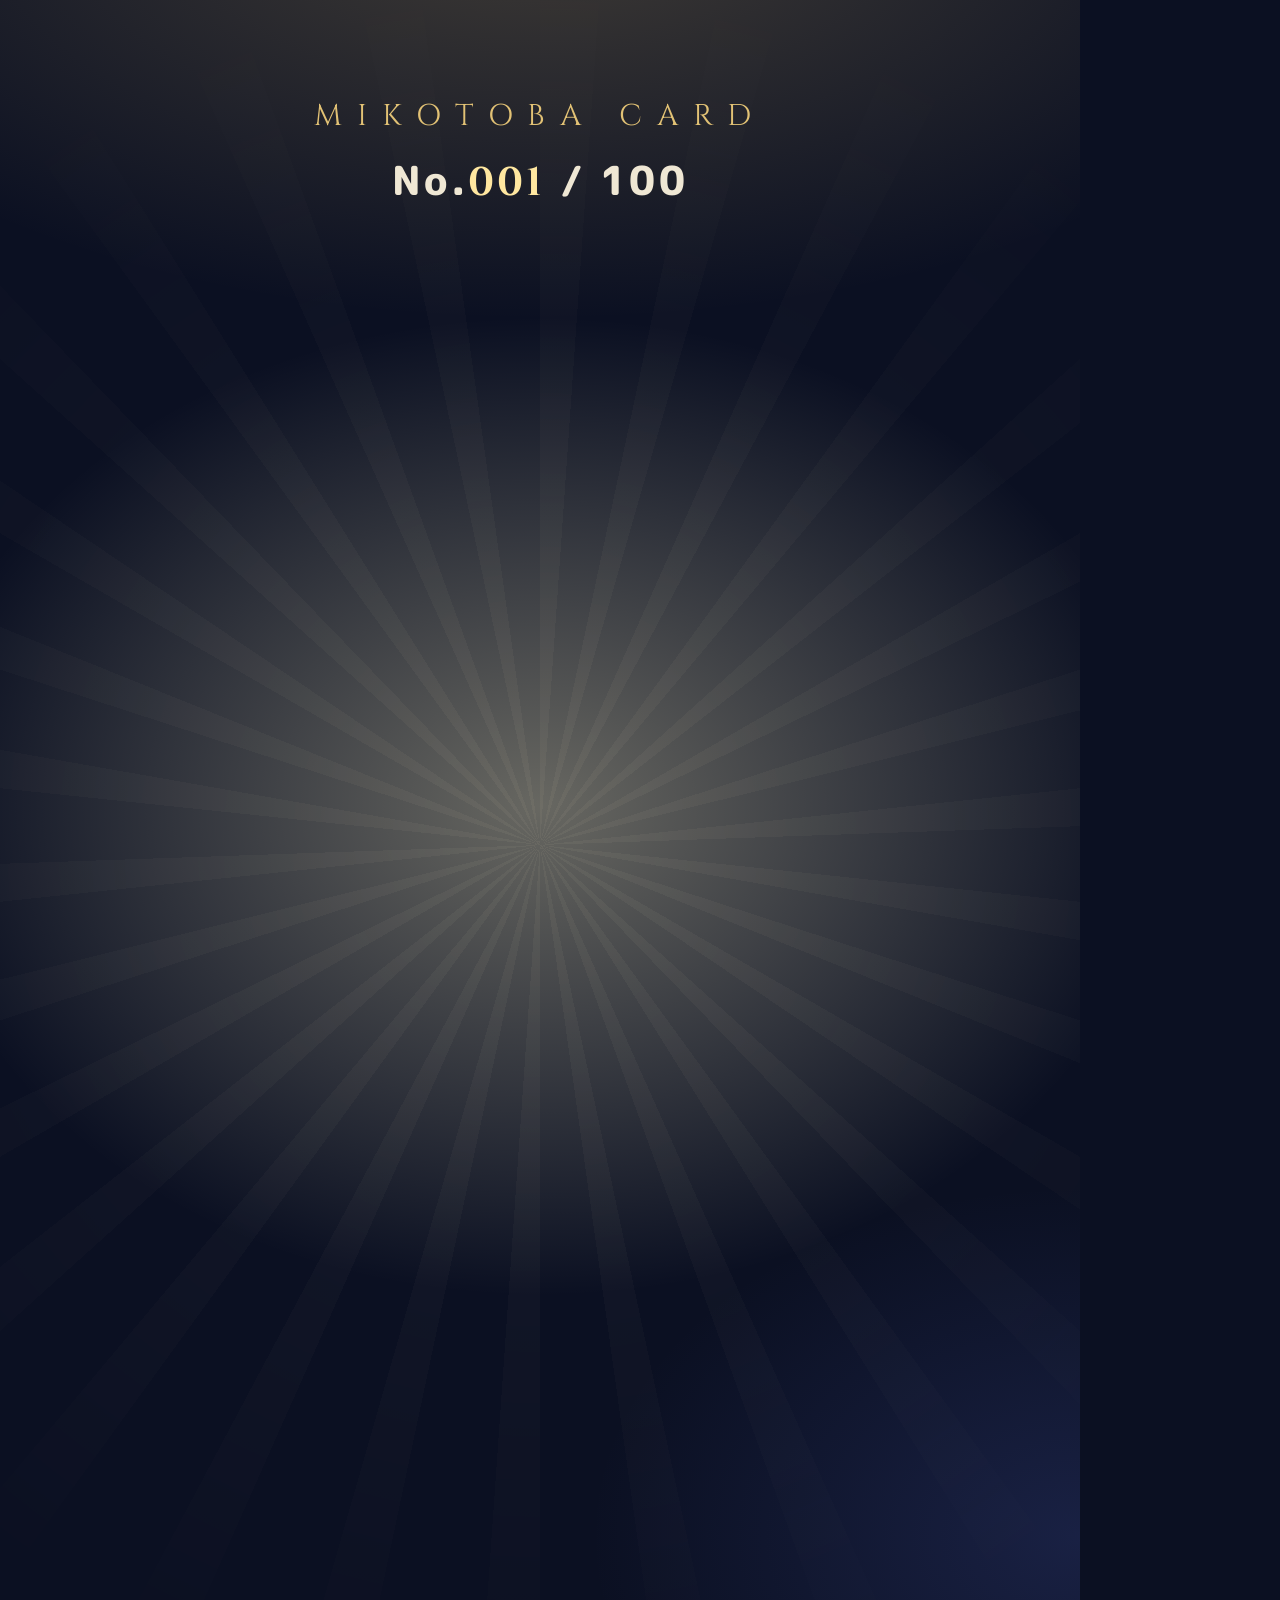
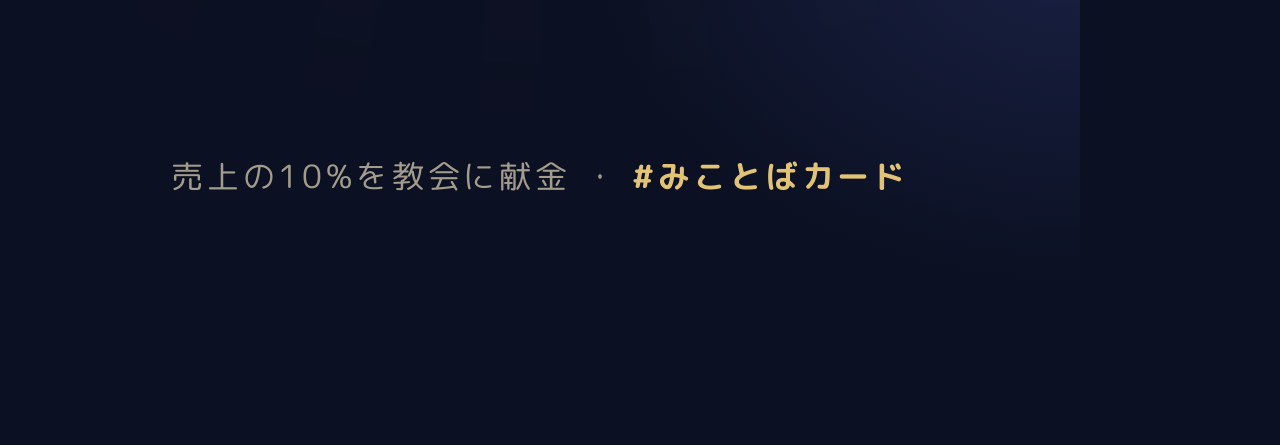
<file: cards/reel.html>
<!doctype html>
<html lang="ja">
<head>
<meta charset="utf-8">
<meta name="viewport" content="width=1080">
<title>みことばカード リール</title>
<!--
  SNS（Instagram リール / TikTok / YouTube ショート）用の縦長動画 1080×1920 の1コマを描くページ。
  ・reel.html?v=moses        … ブラウザで開くと約8秒の動きをくり返す（画面録画にも使える）
  ・tools/make_videos.py     … このページを1コマずつ撮影して mp4 にする（window.seek(t) を使う）
-->
<link rel="preconnect" href="https://fonts.googleapis.com">
<link rel="preconnect" href="https://fonts.gstatic.com" crossorigin>
<link href="https://fonts.googleapis.com/css2?family=Cinzel:wght@500;700;900&family=M+PLUS+Rounded+1c:wght@500;700;800;900&family=Shippori+Mincho:wght@500;700;800&display=swap" rel="stylesheet">
<link rel="stylesheet" href="cards.css">
<style>
  html,body{margin:0; width:1080px; height:1920px; overflow:hidden; background:#0b1022}
  body{position:relative; font-family:"M PLUS Rounded 1c",sans-serif; color:#efe7d4;
    background:
      radial-gradient(900px 700px at 50% 42%, color-mix(in srgb, var(--t1, #e2c275) 38%, transparent), transparent 70%),
      radial-gradient(1200px 600px at 50% -100px, rgba(226,194,117,.25), transparent 70%),
      radial-gradient(700px 500px at 100% 80%, rgba(90,110,220,.18), transparent 70%),
      #0b1022}
  .rays{position:absolute; left:50%; top:44%; width:2400px; height:2400px; margin:-1200px 0 0 -1200px; opacity:.35;
    background:repeating-conic-gradient(from 0deg, rgba(255,240,200,.14) 0deg 4deg, transparent 4deg 12deg);
    -webkit-mask:radial-gradient(circle, #000 0%, transparent 55%); mask:radial-gradient(circle, #000 0%, transparent 55%)}
  .top{position:absolute; top:96px; left:0; right:0; text-align:center}
  .top .en{font-family:Cinzel,serif; font-size:30px; letter-spacing:.5em; color:#e2c275}
  .top .no{margin-top:14px; font-size:40px; font-weight:800; letter-spacing:.08em}
  .top .no b{font-family:Cinzel,serif; color:#ffe7a0}
  #stage{position:absolute; left:50%; top:250px; width:760px; margin-left:-380px}
  .bottom{position:absolute; left:60px; right:60px; top:1440px; text-align:center}
  .bottom h1{margin:0; font-size:88px; font-weight:900; letter-spacing:.04em; color:#fff; text-shadow:0 6px 30px rgba(0,0,0,.5)}
  .bottom .rar{margin-top:12px; font-size:36px; font-weight:800; color:#ffe7a0; letter-spacing:.1em}
  .bottom .rar.hr{font-family:Cinzel,serif; font-size:42px; background:linear-gradient(90deg,#ff5fae,#ffcf3a,#39e0a0,#3ab0ff,#a86bff,#ff5fae); -webkit-background-clip:text; background-clip:text; color:transparent}
  .bottom p{margin:22px 0 0; font-family:"Shippori Mincho",serif; font-size:40px; line-height:1.7; font-weight:700; text-wrap:balance}
  .cta{position:absolute; left:0; right:0; bottom:120px; text-align:center; font-size:32px; color:#a39c8c; letter-spacing:.12em}
  .cta b{color:#e2c275}
</style>
</head>
<body>
<div class="rays" id="rays"></div>
<div class="top"><div class="en">MIKOTOBA CARD</div><div class="no" id="no"></div></div>
<div id="stage"></div>
<div class="bottom" id="bottom"></div>
<div class="cta">売上の10%を教会に献金 ・ <b>#みことばカード</b></div>

<script src="verses.js"></script>
<script src="icons.js"></script>
<script src="cards.js"></script>
<script>
(function () {
  const id = new URLSearchParams(location.search).get("v") || VERSES[0].id;
  const v = VERSES.find((x) => x.id === id) || VERSES[0];
  const T = TYPES[v.type] || { c1: "#9fb6d8" };
  document.body.style.setProperty("--t1", T.c1);
  document.title = `リール ${v.name}`;
  const esc = (s) => String(s).replace(/[&<>"]/g, (c) => ({ "&": "&amp;", "<": "&lt;", ">": "&gt;", '"': "&quot;" }[c]));
  document.getElementById("no").innerHTML = `No.<b>${MC.pad(v.no)}</b> / ${VERSES.length}`;
  const R = MC.RARITY[v.rarity];
  document.getElementById("bottom").innerHTML =
    `<h1>${esc(v.name)}</h1><div class="rar ${v.rarity === "hr" ? "hr" : ""}">${v.rarity === "hr" ? "SSSSSSSSSSSSSSS" : R.label}　${R.name}</div><p>${esc(v.desc)}</p>`;

  const card = MC.render(v);
  document.getElementById("stage").appendChild(card);
  const stage = document.getElementById("stage"), bottom = document.getElementById("bottom"), rays = document.getElementById("rays");

  const clamp = (x, a = 0, b = 1) => Math.max(a, Math.min(b, x));
  const ease = (x) => (x < 0.5 ? 4 * x * x * x : 1 - Math.pow(-2 * x + 2, 3) / 2);
  const seg = (t, a, b) => clamp((t - a) / (b - a));
  const DURATION = 8;

  // t 秒の姿を描く（同じ t なら必ず同じ絵になる）
  function seek(t) {
    const enter = ease(seg(t, 0, 0.9));
    const sweep = ease(seg(t, 0.9, 4.6));
    const flip1 = ease(seg(t, 4.6, 5.5));
    const flip2 = ease(seg(t, 6.5, 7.4));
    let ry = -14 + 30 * sweep + 164 * flip1 + 180 * flip2;          // -14 → 16 → 180 → 360
    if (t < 0.9) ry = -30 + 16 * enter;
    const rx = 7 * Math.sin(sweep * Math.PI * 2) * (1 - flip1) + 3 * Math.sin(t * 2);
    const mx = 8 + 84 * sweep, my = 25 + 50 * sweep;
    const act = t < 0.9 ? enter : t > 7.4 ? 0.6 : 1;
    card.style.setProperty("--rx", rx.toFixed(2) + "deg");
    card.style.setProperty("--ry", ry.toFixed(2) + "deg");
    card.style.setProperty("--mx", mx.toFixed(1) + "%");
    card.style.setProperty("--my", my.toFixed(1) + "%");
    card.style.setProperty("--act", act.toFixed(3));
    const y = (1 - enter) * 260, sc = 0.82 + 0.18 * enter + 0.02 * Math.sin(t * 1.6);
    stage.style.transform = `translateY(${y.toFixed(1)}px) scale(${sc.toFixed(4)})`;
    stage.style.opacity = enter.toFixed(3);
    const txt = ease(seg(t, 0.6, 1.4));
    bottom.style.opacity = txt.toFixed(3);
    bottom.style.transform = `translateY(${((1 - txt) * 40).toFixed(1)}px)`;
    rays.style.transform = `rotate(${(t * 6).toFixed(2)}deg)`;
  }

  window.DURATION = DURATION;
  window.seek = seek;
  window.ready = (document.fonts ? document.fonts.ready : Promise.resolve()).then(() => new Promise((ok) => requestAnimationFrame(() => { MC.fit(card); ok(true); })));

  // 自動撮影でないときは、くり返し再生する
  if (!navigator.webdriver) {
    const t0 = performance.now();
    const loop = (now) => { seek(((now - t0) / 1000) % (DURATION + 1)); requestAnimationFrame(loop); };
    window.ready.then(() => requestAnimationFrame(loop));
  } else {
    seek(0);
  }
})();
</script>
</body>
</html>
</file>
<file: cards/cards.css>
/* みことばカード ─ トレーディングカード風デザイン
   サイズはすべて cqw（カード幅に対する%）。一覧の小さいカードも拡大表示も印刷も同じ見た目になる。
   カードの縦横比はポストカード（100×148mm）。
   演出（傾き・光沢・ホロ・キラ）は cards.js が --rx --ry --mx --my --act を更新して動かす。 */

.mc{
  --t1:#f3c64a; --t2:#b9811a;
  --rx:0deg; --ry:0deg; --mx:50%; --my:50%; --act:0; --idle-holo:0; --k:1;
  --ink:#1f1a17; --gold1:#fff1b0; --gold2:#e0b33c; --gold3:#8a5d10;
  position:relative; width:100%; aspect-ratio:100/148;
  container-type:inline-size; perspective:900px;
  font-family:"M PLUS Rounded 1c","Hiragino Maru Gothic ProN","Yu Gothic UI","Meiryo",sans-serif;
  -webkit-tap-highlight-color:transparent; user-select:none; -webkit-user-select:none;
}
.mc *{ box-sizing:border-box; }
.mc-rot{ position:absolute; inset:0; transform-style:preserve-3d; transform:rotateX(var(--rx)) rotateY(var(--ry)); }
.mc-face{
  position:absolute; inset:0; border-radius:4.2cqw; overflow:hidden;
  backface-visibility:hidden; -webkit-backface-visibility:hidden; transform:translateZ(.1px);
  box-shadow:0 1.5cqw 5cqw rgba(0,0,0,.4), 0 0 0 .35cqw rgba(0,0,0,.3);
}
.mc-back{ transform:rotateY(180deg) translateZ(.1px); }

/* ── 外枠（レアリティで変わる） ── */
.mc-front{ padding:2.8cqw; background:linear-gradient(150deg,#ffe98a,#f2c230 45%,#e3a91b 70%,#ffdf72); }
.mc[data-rarity="d4"] .mc-front{ background:linear-gradient(125deg,#fff 0%,#cfd6e2 18%,#f7f9fc 32%,#9aa6ba 50%,#eef2f8 66%,#b4bdcc 82%,#fff 100%); }
.mc[data-rarity="s1"] .mc-front,.mc[data-rarity="s2"] .mc-front{ background:linear-gradient(125deg,#ffd1e8,#c9f0ff 20%,#fff6c4 40%,#d8c8ff 60%,#c4ffe4 80%,#ffd1e8); }
.mc[data-rarity="cr"] .mc-front{ background:linear-gradient(125deg,var(--gold1) 0%,var(--gold2) 22%,#fff4c8 38%,var(--gold3) 55%,var(--gold1) 72%,var(--gold2) 100%); }
.mc[data-rarity="hr"] .mc-front{ background:conic-gradient(from 20deg at 50% 50%,#ff9ad5,#ffe38a,#9dffcf,#8fd8ff,#caa6ff,#ff9ad5); }

/* ── 内側 ── */
.mc-frame{
  position:relative; height:100%; border-radius:2.4cqw; overflow:hidden;
  display:flex; flex-direction:column; gap:1.1cqw; padding:1.8cqw 2.4cqw 1.6cqw;
  background:
    radial-gradient(120% 50% at 50% 0%,rgba(255,255,255,.75),rgba(255,255,255,0) 70%),
    repeating-linear-gradient(135deg,rgba(255,255,255,.14) 0 1cqw,rgba(255,255,255,0) 1cqw 2cqw),
    linear-gradient(170deg,color-mix(in srgb,var(--t1) 60%,#fff) 0%,color-mix(in srgb,var(--t1) 28%,#fff) 55%,color-mix(in srgb,var(--t1) 45%,#fff) 100%);
  box-shadow:inset 0 0 0 .35cqw rgba(255,255,255,.7);
}
.mc[data-kind="item"] .mc-frame{
  background:
    radial-gradient(120% 50% at 50% 0%,rgba(255,255,255,.8),rgba(255,255,255,0) 70%),
    repeating-linear-gradient(135deg,rgba(255,255,255,.2) 0 1cqw,rgba(255,255,255,0) 1cqw 2cqw),
    linear-gradient(170deg,#e9eef5,#cfd8e4 55%,#e2e8f0);
}

/* 上段：種類・名前・HP・タイプ */
.mc-head{ flex:none; display:flex; align-items:center; gap:1.6cqw; min-height:9cqw; }
.mc-stage{
  flex:none; padding:.5cqw 1.8cqw; border-radius:99cqw; font-size:2.7cqw; font-weight:800; letter-spacing:.06em; color:#fff;
  background:linear-gradient(180deg,#8b95a8,#5d6679); box-shadow:inset 0 0 0 .25cqw rgba(255,255,255,.5);
}
.mc-name{ margin:0; flex:1; min-width:0; font-size:6.4cqw; font-weight:900; line-height:1.05; color:var(--ink); letter-spacing:.01em; white-space:nowrap; overflow:hidden; }
.mc-name.l2{ font-size:5.2cqw; } .mc-name.l3{ font-size:4.3cqw; }
.mc-hp{ flex:none; display:flex; align-items:baseline; gap:.4cqw; color:#c0282d; font-weight:900; }
.mc-hp small{ font-size:2.8cqw; }
.mc-hp b{ font-size:7cqw; line-height:1; letter-spacing:-.02em; }
.orb{
  --o1:#eee; --o2:#999;
  display:inline-flex; align-items:center; justify-content:center; flex:none; width:4.4cqw; height:4.4cqw; border-radius:50%;
  background:radial-gradient(circle at 35% 30%,#fff 0%,var(--o1) 32%,var(--o2) 100%);
  box-shadow:0 .2cqw .5cqw rgba(0,0,0,.3), inset 0 0 0 .22cqw rgba(255,255,255,.55);
  color:#fff;
}
.orb svg{ width:62%; height:62%; fill:none; stroke:currentColor; stroke-width:2.4; stroke-linecap:round; stroke-linejoin:round; filter:drop-shadow(0 .1cqw .1cqw rgba(0,0,0,.35)); }
.orb.big{ width:6.4cqw; height:6.4cqw; }
.orb.t-S, .orb.t-C{ color:#8a6a1a; }

/* アイテムの上段 */
.mc-itemband{
  flex:none; margin:-1.8cqw -2.4cqw 0; padding:1.2cqw 3cqw; display:flex; justify-content:space-between; align-items:center;
  background:linear-gradient(90deg,#3d5a8f,#5c7fbf 60%,#3d5a8f); color:#fff; font-size:3cqw; font-weight:800; letter-spacing:.14em;
}
.mc-itemband span:last-child{ font-size:2.5cqw; letter-spacing:.04em; opacity:.85; }

/* 絵柄 */
.mc-art{
  position:relative; flex:none; height:54cqw; overflow:hidden; isolation:isolate;
  border:1cqw solid transparent; border-radius:1.2cqw;
  background:
    radial-gradient(circle at 50% 45%,color-mix(in srgb,var(--t1) 45%,#fff) 0%,var(--t1) 38%,var(--t2) 100%) padding-box,
    linear-gradient(135deg,#fff7c8,#d6a53a 30%,#fff2b8 55%,#a67a1c 80%,#fff0b0) border-box;
  box-shadow:0 .6cqw 1.4cqw rgba(0,0,0,.25);
}
.mc[data-kind="item"] .mc-art{ background:radial-gradient(circle at 50% 45%,#ffffff 0%,#dbe6f5 40%,#8ea6c8 100%) padding-box,linear-gradient(135deg,#fff7c8,#d6a53a 30%,#fff2b8 55%,#a67a1c 80%,#fff0b0) border-box; }
.mc-art > img{ position:absolute; inset:0; width:100%; height:100%; object-fit:cover; z-index:1; }
.mc-rays{
  position:absolute; inset:-40%; z-index:0;
  background:repeating-conic-gradient(from 0deg at 50% 50%,rgba(255,255,255,.28) 0deg 5deg,rgba(255,255,255,0) 5deg 14deg);
  -webkit-mask:radial-gradient(circle at 50% 50%,#000 0%,rgba(0,0,0,.6) 30%,transparent 62%);
          mask:radial-gradient(circle at 50% 50%,#000 0%,rgba(0,0,0,.6) 30%,transparent 62%);
}
.mc-ground{ position:absolute; left:-10%; right:-10%; bottom:-18%; height:42%; border-radius:50%; z-index:0;
  background:radial-gradient(closest-side,rgba(255,255,255,.55),rgba(255,255,255,0)); }
.mc-emoji{
  position:absolute; z-index:1; line-height:1; text-align:center;
  font-family:"Apple Color Emoji","Segoe UI Emoji","Noto Color Emoji",sans-serif;
  filter:drop-shadow(0 1cqw 1.4cqw rgba(0,0,0,.35)) drop-shadow(0 0 2cqw rgba(255,255,255,.7));
}
.mc-emoji.main{ left:50%; top:50%; font-size:26cqw; transform:translate(-58%,-52%); }
.mc-emoji.sub{ right:8%; bottom:8%; font-size:13cqw; transform:rotate(8deg); }
.mc-emoji.solo{ left:50%; top:50%; font-size:30cqw; transform:translate(-50%,-50%); }
.mc-crossart{ display:block; width:1em; height:1em; }
.mc-motes{ position:absolute; inset:0; z-index:2; pointer-events:none; }
.mc-motes i{ position:absolute; width:1.1cqw; height:1.1cqw; border-radius:50%; background:radial-gradient(circle,#fff 0%,rgba(255,255,255,.8) 35%,transparent 70%); }

/* 出典の帯 */
.mc-info{
  flex:none; margin:-.4cqw 3cqw 0; padding:.5cqw 2cqw; border-radius:0 0 1.4cqw 1.4cqw; text-align:center;
  font-size:2.3cqw; font-style:italic; font-weight:700; color:#4a4038; letter-spacing:.04em;
  background:linear-gradient(90deg,#d9d2c3,#f7f2e6 50%,#d9d2c3); box-shadow:0 .3cqw .6cqw rgba(0,0,0,.15);
}

/* 本文（特性・わざ・効果） */
.mc-body{ flex:1; min-height:0; display:flex; flex-direction:column; justify-content:center; gap:1.2cqw; overflow:hidden; padding:0 .6cqw; }
.mc-ability{ display:grid; grid-template-columns:auto 1fr; gap:.4cqw 1.4cqw; align-items:center; }
.mc-ability .lb{ padding:.3cqw 1.4cqw; border-radius:.8cqw; background:linear-gradient(180deg,#e2474a,#a8161b); color:#fff; font-size:calc(2.6cqw * var(--k)); font-weight:900; letter-spacing:.08em; }
.mc-ability b{ font-size:calc(4cqw * var(--k)); font-weight:900; color:#b3141a; }
.mc-ability p{ grid-column:1/-1; margin:0; font-size:calc(2.8cqw * var(--k)); line-height:1.45; color:var(--ink); }
.mc-atk{ display:grid; grid-template-columns:auto 1fr auto; align-items:center; gap:.2cqw 1.6cqw; }
.mc-atk .cost{ display:flex; gap:.3cqw; min-width:9.4cqw; }
.mc-atk .cost .orb{ width:calc(4cqw * var(--k)); height:calc(4cqw * var(--k)); }
.mc-atk b{ font-size:calc(4.4cqw * var(--k)); font-weight:900; color:var(--ink); line-height:1.15; }
.mc-atk .pw{ font-size:calc(5.4cqw * var(--k)); font-weight:900; color:var(--ink); letter-spacing:-.02em; }
.mc-atk p{ grid-column:1/-1; margin:0; font-size:calc(2.8cqw * var(--k)); line-height:1.45; color:#2c2622; }
.mc-atk + .mc-atk{ border-top:.25cqw solid rgba(0,0,0,.12); padding-top:1.1cqw; }
.mc-effect{ padding:2cqw 2.4cqw; border-radius:1.6cqw; background:rgba(255,255,255,.72); box-shadow:inset 0 0 0 .3cqw rgba(61,90,143,.25); }
.mc-effect p{ margin:0; font-size:calc(3.6cqw * var(--k)); line-height:1.6; font-weight:700; color:var(--ink); }
.mc-rule{ margin:0; font-size:calc(2.3cqw * var(--k)); color:#5a5f6a; line-height:1.5; text-align:center; }

/* 弱点・抵抗力・にげる */
.mc-stats{ flex:none; display:grid; grid-template-columns:1fr 1fr 1fr; border-top:.3cqw solid rgba(0,0,0,.18); border-bottom:.3cqw solid rgba(0,0,0,.18); padding:.7cqw 0; }
.mc-stats > div{ display:flex; align-items:center; justify-content:center; gap:.8cqw; font-size:2.3cqw; color:#3a332d; font-weight:700; }
.mc-stats .orb{ width:3.6cqw; height:3.6cqw; }
.mc-stats em{ font-style:normal; font-weight:900; font-size:2.8cqw; }

/* 聖句（フレーバー） */
.mc-flavor{
  flex:none; margin:0; padding:1.2cqw 2cqw; border-radius:1.2cqw; background:rgba(255,255,255,.55);
  box-shadow:inset 0 0 0 .25cqw rgba(0,0,0,.1);
  font-family:"Shippori Mincho","Hiragino Mincho ProN","Yu Mincho",serif; font-size:calc(2.55cqw * var(--k)); line-height:1.55; color:#2b2420; font-weight:600;
}
.mc-flavor cite{ display:block; text-align:right; font-style:normal; font-size:calc(2.2cqw * var(--k)); color:#6b5c48; margin-top:.3cqw; }

/* 下段 */
.mc-foot{ flex:none; display:flex; align-items:center; justify-content:space-between; font-size:2.2cqw; color:#4a4038; font-weight:700; letter-spacing:.04em; }
.mc-foot .rr{ display:flex; align-items:center; gap:1.2cqw; }
.mc-rar{ display:inline-flex; gap:.3cqw; color:#1f1a17; font-size:2.6cqw; }
.mc-rar .star{ color:#e0a92a; text-shadow:0 0 .6cqw rgba(255,210,90,.9); font-size:3cqw; }
.mc-rar .hr{
  font-family:"Cinzel","Times New Roman",serif; font-weight:900; font-size:2.4cqw; letter-spacing:.02em;
  background:linear-gradient(90deg,#ff5fae,#ffcf3a,#39e0a0,#3ab0ff,#a86bff,#ff5fae); background-size:200% 100%;
  -webkit-background-clip:text; background-clip:text; color:transparent; animation:mc-hue 4s linear infinite;
}
@keyframes mc-hue{ to{ background-position:200% 0; } }

/* ── フルアート（☆・☆☆・👑・ハイパーレア） ── */
.mc.is-full .mc-frame{ padding:0; gap:0; background:none; box-shadow:inset 0 0 0 .4cqw rgba(255,255,255,.6); }
.mc.is-full .mc-art{ position:absolute; inset:0; height:auto; border:0; border-radius:0; box-shadow:none; }
.mc.is-full .mc-emoji.main{ top:32%; font-size:34cqw; }
.mc.is-full .mc-emoji.sub{ top:30%; bottom:auto; right:9%; font-size:16cqw; }
.mc.is-full .mc-emoji.solo{ top:32%; font-size:38cqw; }
.mc.is-full .mc-head{ position:relative; z-index:3; margin:2.4cqw 3cqw 0; padding:1cqw 2cqw; border-radius:2cqw; background:linear-gradient(180deg,rgba(255,255,255,.78),rgba(255,255,255,.55)); -webkit-backdrop-filter:blur(1cqw); backdrop-filter:blur(1cqw); }
.mc.is-full .mc-itemband{ position:relative; z-index:3; margin:0; }
.mc.is-full .mc-info{ display:none; }
.mc.is-full .mc-lower{
  position:absolute; left:2.6cqw; right:2.6cqw; bottom:2.6cqw; z-index:3; top:62cqw;
  display:flex; flex-direction:column; gap:1cqw; padding:1.8cqw 2.2cqw 1.4cqw; border-radius:2.4cqw;
  background:linear-gradient(180deg,rgba(255,255,255,.7),rgba(255,255,255,.9));
  -webkit-backdrop-filter:blur(1.2cqw) saturate(1.3); backdrop-filter:blur(1.2cqw) saturate(1.3);
  box-shadow:0 1cqw 3cqw rgba(0,0,0,.25), inset 0 0 0 .3cqw rgba(255,255,255,.9);
}
.mc:not(.is-full) .mc-lower{ display:contents; }

/* ハイパーレア（イエス・キリスト） */
.mc[data-rarity="hr"] .mc-art{ background:radial-gradient(circle at 50% 30%,#ffffff 0%,#fff6cf 14%,#ffd76a 34%,#e8a93a 55%,#6b3f8f 85%,#2a1446 100%); }
.mc[data-rarity="hr"] .mc-rays{ background:repeating-conic-gradient(from 0deg at 50% 50%,rgba(255,250,220,.55) 0deg 4deg,rgba(255,255,255,0) 4deg 10deg); inset:-60%; top:-78%; bottom:-20%; }
.mc[data-rarity="hr"] .mc-emoji{ filter:drop-shadow(0 0 3cqw #fff3b0) drop-shadow(0 0 6cqw #ffd35a); }
.mc[data-rarity="hr"] .mc-hp b{ font-size:8.4cqw; }
.mc[data-rarity="hr"] .mc-lower{ top:66cqw; }
.mc[data-rarity="hr"] .mc-emoji.main{ top:25%; font-size:32cqw; transform:translate(-50%,-50%); }
.mc[data-rarity="hr"] .mc-emoji.sub{ top:16%; right:12%; font-size:14cqw; }
.mc.is-full[data-kind="item"] .mc-lower{ top:84cqw; }
.mc.is-full[data-kind="item"] .mc-emoji.solo{ top:36%; }
.mc-hrmark{ display:none; }
.mc[data-rarity="hr"] .mc-hrmark{ display:block; position:absolute; left:0; right:0; top:53cqw; z-index:3; text-align:center; pointer-events:none; }
.mc-hrmark b{
  display:block; font-family:"Cinzel","Times New Roman",serif; font-weight:900; font-size:5.6cqw; letter-spacing:-.02em; line-height:1;
  background:linear-gradient(90deg,#fff 0%,#ffe27a 20%,#fff 40%,#ffb6e0 60%,#fff 80%,#9ee7ff 100%); background-size:200% 100%;
  -webkit-background-clip:text; background-clip:text; color:transparent; animation:mc-hue 3s linear infinite;
  filter:drop-shadow(0 0 1.2cqw rgba(255,220,120,.9)) drop-shadow(0 .3cqw .3cqw rgba(80,40,0,.5));
}
.mc-hrmark span{ display:block; margin-top:.8cqw; font-family:"Cinzel",serif; font-size:2.6cqw; letter-spacing:.6em; color:#fff6d0; text-shadow:0 0 1cqw #ffcf5a, 0 .2cqw .4cqw rgba(60,20,0,.6); }

/* ── 光の演出レイヤー ── */
.mc-fx{ position:absolute; inset:0; pointer-events:none; border-radius:inherit; }
.mc-holo{
  --holo:0; z-index:4; mix-blend-mode:soft-light;
  opacity:calc(max(var(--act), var(--idle-holo)) * var(--holo));
  background:
    repeating-linear-gradient(110deg,hsl(2 90% 62%) 0%,hsl(45 95% 60%) 4%,hsl(110 70% 58%) 8%,hsl(185 85% 58%) 12%,hsl(230 85% 66%) 16%,hsl(290 75% 66%) 20%,hsl(2 90% 62%) 24%),
    repeating-linear-gradient(0deg,rgba(255,255,255,0) 0 1.2cqw,rgba(255,255,255,.14) 1.2cqw 1.5cqw);
  background-size:300% 300%,100% 100%; background-position:var(--mx) var(--my),0 0;
}
.mc-art .mc-holo{ z-index:2; mix-blend-mode:color-dodge; filter:brightness(.6) contrast(1.5); }
.mc[data-rarity="d3"] .mc-art .mc-holo{ --holo:.7; }
.mc[data-rarity="d4"] .mc-art .mc-holo{ --holo:1; }
.mc[data-rarity="d4"] .mc-front > .mc-holo{ --holo:.6; }
.mc.is-full .mc-front > .mc-holo{ --holo:1; }
.mc[data-rarity="hr"] .mc-front > .mc-holo{ --holo:1.2; }
.mc.is-full{ --idle-holo:.35; }
.mc-sparkle{
  z-index:5; mix-blend-mode:color-dodge; opacity:0;
  background-image:
    radial-gradient(circle at 20% 30%,#fff 0 .25cqw,transparent .6cqw),radial-gradient(circle at 70% 60%,#fff 0 .3cqw,transparent .7cqw),
    radial-gradient(circle at 40% 80%,#fff 0 .2cqw,transparent .5cqw),radial-gradient(circle at 85% 15%,#fff 0 .25cqw,transparent .6cqw);
  background-size:13cqw 13cqw,17cqw 17cqw,11cqw 11cqw,19cqw 19cqw;
  background-position:calc(var(--mx) * .6) calc(var(--my) * .6),calc(var(--mx) * -.4) var(--my),var(--my) var(--mx),0 0;
  -webkit-mask:radial-gradient(circle at var(--mx) var(--my),#000 0%,rgba(0,0,0,.5) 35%,transparent 70%);
          mask:radial-gradient(circle at var(--mx) var(--my),#000 0%,rgba(0,0,0,.5) 35%,transparent 70%);
}
.mc.is-full .mc-sparkle{ opacity:calc(.3 + var(--act) * .8); }
.mc-glare{
  z-index:6; mix-blend-mode:overlay; opacity:calc(.12 + var(--act) * .65);
  background:radial-gradient(farthest-corner circle at var(--mx) var(--my),rgba(255,255,255,.85) 0%,rgba(255,255,255,.3) 22%,rgba(0,0,0,.35) 90%);
}

/* ── 裏面 ── */
.mc-back{
  display:flex; flex-direction:column; align-items:center; justify-content:center; gap:3cqw; padding:9cqw 8cqw; text-align:center; color:#f6ecd2;
  font-family:"Shippori Mincho","Hiragino Mincho ProN","Yu Mincho",serif;
  background:
    radial-gradient(circle at 50% 38%,rgba(255,220,140,.28),transparent 45%),
    repeating-conic-gradient(from 0deg at 50% 38%,rgba(255,215,130,.045) 0deg 6deg,transparent 6deg 12deg),
    radial-gradient(circle at 50% 50%,#1d2750,#0c1128 75%);
  box-shadow:inset 0 0 0 2.2cqw #0c1128,inset 0 0 0 2.6cqw #c9a14c,inset 0 0 0 3.2cqw #0c1128,inset 0 0 0 3.5cqw rgba(201,161,76,.6),0 1.5cqw 5cqw rgba(0,0,0,.35);
}
.mc-emblem{ width:24cqw; height:24cqw; color:#e7c877; filter:drop-shadow(0 0 2cqw rgba(231,200,119,.55)); }
.mc-emblem svg{ width:100%; height:100%; }
.mc-back h4{ margin:0; font-size:6.4cqw; font-weight:800; letter-spacing:.1em; color:#f7e3a8; }
.mc-back .mc-one{ margin:0; font-size:4.2cqw; line-height:1.9; text-wrap:balance; }
.mc-back .mc-bref{ font-size:3cqw; letter-spacing:.08em; color:#c9b58a; }
.mc-back .mc-brand{ position:absolute; bottom:6cqw; left:0; right:0; font-family:"Cinzel","Times New Roman",serif; font-size:2.8cqw; letter-spacing:.5em; color:rgba(231,200,119,.7); }

/* ── 動き（拡大表示中だけ） ── */
@keyframes mc-spin{ to{ transform:rotate(360deg); } }
@keyframes mc-twinkle{ 0%,100%{ opacity:.15; transform:scale(.6); } 50%{ opacity:1; transform:scale(1.2); } }
@keyframes mc-float{ 0%,100%{ translate:0 0; } 50%{ translate:0 -1.4cqw; } }
.mc.is-live .mc-rays{ animation:mc-spin 60s linear infinite; }
.mc.is-live .mc-motes i{ animation:mc-twinkle 3.2s ease-in-out infinite; }
.mc.is-live .mc-emoji.main, .mc.is-live .mc-emoji.solo{ animation:mc-float 4s ease-in-out infinite; }
@media (prefers-reduced-motion: reduce){
  .mc.is-live .mc-rays, .mc.is-live .mc-motes i, .mc.is-live .mc-emoji{ animation:none; }
}

/* 印刷：光の演出は外し、静止した絵として出す */
@media print{
  .mc{ perspective:none; }
  .mc-rot{ transform:none !important; }
  .mc-fx{ display:none; }
  .mc-back{ display:none; }
  .mc-face{ box-shadow:none; border-radius:0; }
  .mc.is-full .mc-lower, .mc.is-full .mc-head{ -webkit-backdrop-filter:none; backdrop-filter:none; }
}
</file>
